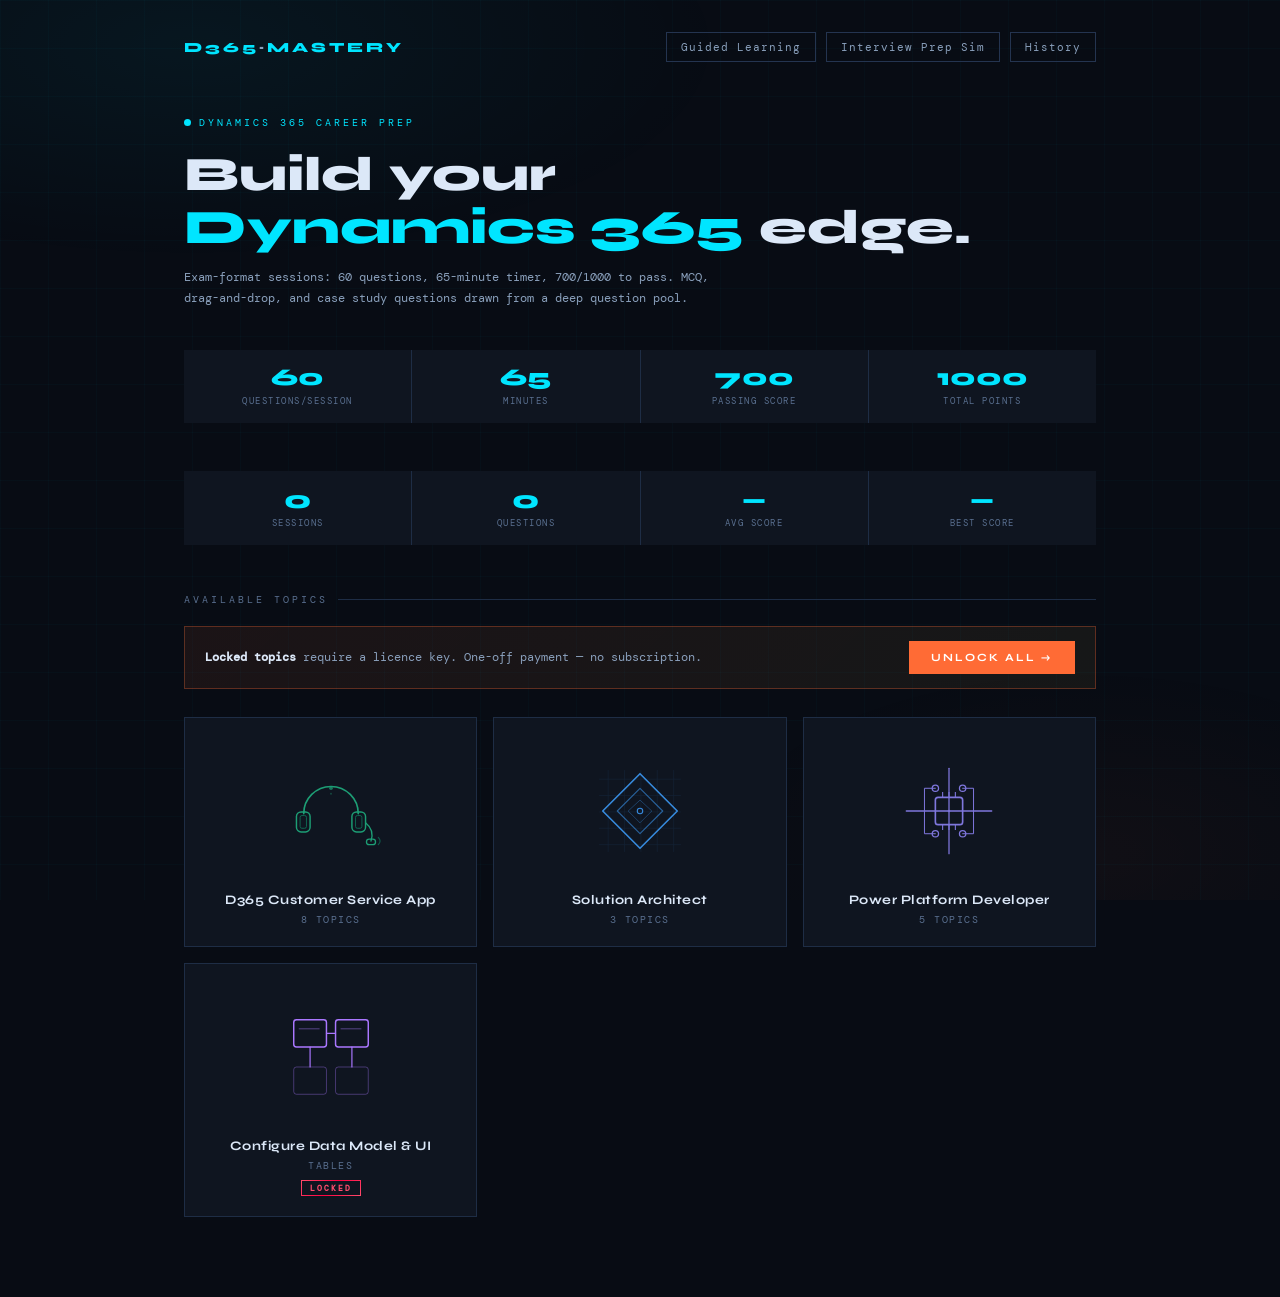
<file: index.html>
<!DOCTYPE html>
<html lang="en">
<head>
<meta charset="UTF-8">
<meta name="viewport" content="width=device-width, initial-scale=1.0, viewport-fit=cover">
<title>Build your Dynamics 365 Edge</title>
<link href="https://fonts.googleapis.com/css2?family=Syne:wght@400;600;700;800&family=DM+Mono:ital,wght@0,300;0,400;0,500;1,300&family=Share+Tech+Mono&display=swap" rel="stylesheet">
<link rel="stylesheet" href="css/styles.css">
</head>
<body>
<div class="app">

<!-- LOADING OVERLAY -->
<div class="loading-overlay" id="loadingOverlay" style="display:none">
  <div class="loading-spinner"></div>
  <div class="loading-text" id="loadingText">Loading questions…</div>
</div>

<!-- ========== HOME SCREEN ========== -->
<div class="screen active" id="homeScreen">
  <nav class="top-nav">
    <div class="nav-logo">D365<span>·</span>Mastery</div>
    <div class="nav-actions">
      <button class="nav-btn" onclick="window.showGuided()">Guided Learning</button>
      <button class="nav-btn" onclick="window.showInterviewSim()">Interview Prep Sim</button>
      <button class="nav-btn" onclick="window.showHistory()">History</button>
    </div>
  </nav>
  <div class="hero-eyebrow"><div class="hero-dot"></div>Dynamics 365 Career Prep</div>
  <h1 class="hero-title">Build your<br><em>Dynamics 365</em> edge.</h1>
  <p class="hero-sub">Exam-format sessions: 60 questions, 65-minute timer, 700/1000 to pass. MCQ, drag-and-drop, and case study questions drawn from a deep question pool.</p>
  <div class="exam-info-bar">
    <div class="eib-cell"><span class="eib-n">60</span><div class="eib-l">Questions/Session</div></div>
    <div class="eib-cell"><span class="eib-n">65</span><div class="eib-l">Minutes</div></div>
    <div class="eib-cell"><span class="eib-n">700</span><div class="eib-l">Passing Score</div></div>
    <div class="eib-cell"><span class="eib-n">1000</span><div class="eib-l">Total Points</div></div>
  </div>
  <div class="stats-bar">
    <div class="stat-cell"><span class="stat-n" id="gs-sessions">0</span><div class="stat-l">Sessions</div></div>
    <div class="stat-cell"><span class="stat-n" id="gs-questions">0</span><div class="stat-l">Questions</div></div>
    <div class="stat-cell"><span class="stat-n" id="gs-accuracy">—</span><div class="stat-l">Avg Score</div></div>
    <div class="stat-cell"><span class="stat-n" id="gs-best">—</span><div class="stat-l">Best Score</div></div>
  </div>
  <div class="section-label">Available Topics</div>
  <div id="unlockBanner"></div>
  <div class="topics-grid" id="topicsGrid"></div>
</div>

<!-- ========== SUB-TOPIC PICKER ========== -->
<div class="screen" id="subtopicScreen">
  <nav class="top-nav">
    <div class="nav-logo">D365<span>·</span>Mastery</div>
    <div class="nav-actions" id="subtopicNav">
      <button class="nav-btn" onclick="window.showHome()">← Home</button>
    </div>
  </nav>
  <div id="subtopicBreadcrumb" style="font-size:10px;letter-spacing:2px;text-transform:uppercase;color:var(--muted);margin-bottom:16px"></div>
  <div id="subtopicGroupTitle" style="font-family:'Syne',sans-serif;font-size:clamp(1.3rem,3vw,1.8rem);font-weight:800;margin-bottom:6px"></div>
  <div id="subtopicGroupDesc" style="color:var(--muted2);font-size:12px;line-height:1.8;max-width:560px;margin-bottom:28px"></div>
  <div class="section-label" style="margin-bottom:16px">Choose a topic</div>
  <div class="topics-grid" id="subtopicGrid"></div>
</div>

<!-- ========== RESUME MODAL ========== -->
<div class="resume-modal-bg" id="resumeModal" style="display:none">
  <div class="resume-modal">
    <div class="rm-eyebrow">⚡ Unfinished Session</div>
    <div class="rm-title">You have a session in progress</div>
    <div class="rm-body" id="resumeBody"></div>
    <div class="rm-actions">
      <button class="rm-resume" onclick="window.resumeSession()">Resume →</button>
      <button class="rm-discard" onclick="window.startFreshSession()">Discard & Start Fresh</button>
      <button class="rm-discard" onclick="window.dismissResumeModal()">Never mind</button>
    </div>
  </div>
</div>

<!-- ========== REPLAY SCREEN ========== -->
<div class="screen" id="replayScreen">
  <div style="max-width:960px;margin:0 auto;padding:0">
    <div class="quiz-topbar">
      <button class="quiz-back" onclick="window.showHistory()">← Back to History</button>
      <div class="quiz-center">
        <span class="q-counter" id="rpCounter">1 / 60</span>
        <div class="q-type-badge qtb-mcq" id="rpTypeBadge">MCQ</div>
      </div>
      <div style="font-family:'Syne',sans-serif;font-size:12px;font-weight:700;color:var(--muted2)">
        📖 Review Mode
      </div>
    </div>
    <div style="padding:28px 24px">
      <div class="replay-banner">📖 Read-only review — answers shown, no changes possible</div>
      <div class="replay-q-nav" id="rpNav"></div>
      <div id="rpQuestionBlock"></div>
      <div class="feedback-panel show" id="rpFeedback" style="margin-top:16px">
        <div class="fb-label" id="rpFbLabel"></div>
        <div class="fb-body" id="rpFbBody"></div>
        <div class="fb-pts" id="rpFbPts"></div>
        <a class="ms-ref-btn" id="rpMsRef" href="#" target="_blank" rel="noopener" style="display:none">
          <svg width="13" height="13" viewBox="0 0 24 24" fill="none" stroke="currentColor" stroke-width="2"><path d="M18 13v6a2 2 0 0 1-2 2H5a2 2 0 0 1-2-2V8a2 2 0 0 1 2-2h6"/><polyline points="15 3 21 3 21 9"/><line x1="10" y1="14" x2="21" y2="3"/></svg>
          <span id="rpMsRefLabel">Microsoft Docs</span>
        </a>
      </div>
      <div class="replay-nav-btns">
        <button class="rp-btn rp-btn-prev" id="rpPrev" onclick="window.rpNavigate(-1)">← Prev</button>
        <button class="rp-btn rp-btn-next" id="rpNext" onclick="window.rpNavigate(1)">Next →</button>
      </div>
    </div>
  </div>
</div>

<!-- ========== LICENCE MODAL ========== -->
<div class="licence-modal-bg" id="licenceModal" style="display:none" onclick="window.handleModalBgClick(event)">
  <div class="licence-modal">
    <button class="lm-close" onclick="window.closeLicenceModal()">✕</button>
    <div class="lm-eyebrow">🔐 Full Access</div>
    <div class="lm-title">Unlock All Topics</div>
    <div class="lm-desc">Enter your licence key to unlock all current and future topics permanently on this device. One-off payment — no subscription.</div>
    <div class="lm-input-wrap">
      <input class="lm-input" id="licenceInput" type="text" placeholder="PPMA-XXXX-XXXX-XXXX" maxlength="19" oninput="window.formatKeyInput(this)" onkeydown="if(event.key==='Enter')window.submitKey()">
    </div>
    <div class="lm-error" id="licenceError"></div>
    <button class="lm-submit" onclick="window.submitKey()">Activate Key →</button>
    <div class="lm-divider">don't have a key yet?</div>
    <a class="lm-gumroad" id="gumroadLink" href="https://ondiek-source.gumroad.com/l/pp-mastery" target="_blank" rel="noopener">
      <svg width="14" height="14" viewBox="0 0 24 24" fill="none" stroke="currentColor" stroke-width="2"><path d="M18 13v6a2 2 0 0 1-2 2H5a2 2 0 0 1-2-2V8a2 2 0 0 1 2-2h6"/><polyline points="15 3 21 3 21 9"/><line x1="10" y1="14" x2="21" y2="3"/></svg>
      Get Full Access — $2
    </a>
    <div class="lm-note">Key is saved to this browser. Works on any device you enter it on.<br>Questions answered stay private — stored locally, never uploaded.</div>
  </div>
</div>

<!-- ========== QUIZ SCREEN ========== -->
<div class="screen" id="quizScreen">
  <div class="quiz-layout" id="quizLayout">
    <div class="quiz-topbar">
      <button class="quiz-back" onclick="window.QuizEngine && window.QuizEngine.confirmExit()">← Exit</button>
      <div class="quiz-center">
        <span class="q-counter" id="qCounter">1 / 60</span>
        <div class="q-type-badge qtb-mcq" id="qTypeBadge">MCQ</div>
        <div class="live-score">Score: <span id="liveScore">0</span>/1000</div>
      </div>
      <div class="timer-wrap">
        <div class="timer-bar-track"><div class="timer-bar-fill" id="timerBarFill" style="width:100%;background:var(--timer-ok)"></div></div>
        <div class="timer-display ok" id="timerDisplay">65:00</div>
      </div>
    </div>
    <div class="quiz-main" id="quizMain">
      <div class="progress-track"><div class="progress-fill" id="progressFill" style="width:0%"></div></div>
      <div class="q-nav" id="qNav"></div>
      <div id="questionBlock"></div>
      <div class="feedback-panel" id="feedbackPanel">
        <div class="fb-label" id="fbLabel"></div>
        <div class="fb-body" id="fbBody"></div>
        <div class="fb-pts" id="fbPts"></div>
        <a class="ms-ref-btn" id="msRefBtn" href="#" target="_blank" rel="noopener" style="display:none">
          <svg width="13" height="13" viewBox="0 0 24 24" fill="none" stroke="currentColor" stroke-width="2"><path d="M18 13v6a2 2 0 0 1-2 2H5a2 2 0 0 1-2-2V8a2 2 0 0 1 2-2h6"/><polyline points="15 3 21 3 21 9"/><line x1="10" y1="14" x2="21" y2="3"/></svg>
          <span id="msRefLabel">Microsoft Docs</span>
        </a>
      </div>
      <div class="q-actions">
        <button class="btn-next" id="btnNext" onclick="window.QuizEngine && window.QuizEngine.advanceQuestion()">Next →</button>
        <button class="btn-skip" id="btnSkip" onclick="window.QuizEngine && window.QuizEngine.skipQuestion()">Skip</button>
        <button class="flag-btn" id="flagBtn" onclick="window.QuizEngine && window.QuizEngine.toggleFlag()" title="Flag for review">⚑</button>
        <button class="report-btn" id="reportBtn" onclick="window.openReportModal()" title="Report an issue with this question">⚐ Report</button>
      </div>
    </div>
    <div class="scenario-panel" id="scenarioPanel" style="display:none">
      <div class="scenario-header">
        <div class="scenario-header-title">📋 Scenario</div>
        <button class="scenario-toggle" onclick="window.QuizEngine && window.QuizEngine.toggleScenarioPanel()">✕</button>
      </div>
      <div class="scenario-body" id="scenarioBody"></div>
    </div>
  </div>
</div>

<!-- ========== RESULTS SCREEN ========== -->
<div class="screen" id="resultsScreen">
  <div style="max-width:860px;margin:0 auto;padding:32px 24px">
    <div style="display:flex;justify-content:space-between;align-items:center;margin-bottom:28px">
      <div style="font-size:10px;letter-spacing:2px;text-transform:uppercase;color:var(--muted)" id="resTopic"></div>
      <button class="nav-btn" onclick="window.showHome()">Home</button>
    </div>
    <div class="results-hero">
      <div class="score-circle" id="scoreCircle">
        <div class="sc-num" id="scNum">0</div>
        <div class="sc-denom">/1000</div>
        <div class="sc-grade" id="scGrade"></div>
      </div>
      <div class="results-meta">
        <div class="pass-badge" id="passBadge"></div>
        <h2 id="resHeading"></h2>
        <p id="resMsg"></p>
        <div style="font-size:11px;color:var(--muted);margin-top:10px" id="resTimeTaken"></div>
      </div>
    </div>
    <div class="breakdown-grid">
      <div class="bd-cell"><span class="bd-n" id="bdMcq" style="color:var(--accent)">0</span><div class="bd-l">MCQ Score</div></div>
      <div class="bd-cell"><span class="bd-n" id="bdDd" style="color:var(--warn)">0</span><div class="bd-l">Drag & Drop</div></div>
      <div class="bd-cell"><span class="bd-n" id="bdCs" style="color:var(--accent2)">0</span><div class="bd-l">Case Study</div></div>
    </div>
    <div class="ci-card">
      <div class="ci-title">Mastery Confidence Interval — 95% Wilson Score CI</div>
      <div class="ci-bar-outer">
        <div class="ci-bar-track"></div>
        <div class="ci-bar-range" id="ciRange" style="left:0%;width:100%"></div>
        <div class="ci-bar-point" id="ciPoint" style="left:50%"></div>
      </div>
      <div class="ci-tick-labels"><span>0%</span><span>25%</span><span>50%</span><span>75%</span><span>100%</span></div>
      <div class="ci-stats">
        <div class="ci-stat"><span class="ci-stat-n" id="ciLow" style="color:var(--wrong)">—</span><div class="ci-stat-l">Lower Bound</div></div>
        <div class="ci-stat"><span class="ci-stat-n" id="ciMid" style="color:var(--accent)">—</span><div class="ci-stat-l">Point Estimate</div></div>
        <div class="ci-stat"><span class="ci-stat-n" id="ciHigh" style="color:var(--correct)">—</span><div class="ci-stat-l">Upper Bound</div></div>
      </div>
      <div class="ci-interpret" id="ciInterpret"></div>
    </div>
    <div class="section-label" style="margin-bottom:14px">Performance Summary</div>
    <div class="perf-grid" id="perfGrid"></div>
    <button class="review-toggle" onclick="window.toggleReview(this)">▶ Show Question Review</button>
    <div class="review-list" id="reviewList"></div>
    <div class="results-actions">
      <button class="btn-primary" onclick="window.QuizEngine && window.QuizEngine.playAgain()">New Session →</button>
      <button class="btn-ghost" onclick="window.showHome()">← All Topics</button>
    </div>
  </div>
</div>

<!-- ========== HISTORY SCREEN ========== -->
<div class="screen" id="historyScreen">
  <div style="max-width:860px;margin:0 auto;padding:32px 24px">
    <nav class="top-nav">
      <div class="nav-logo">D365<span>·</span>Mastery</div>
      <div class="nav-actions">
        <button class="nav-btn active-nav">History</button>
        <button class="nav-btn" onclick="window.showHome()">Topics</button>
      </div>
    </nav>
    <div class="section-label" style="margin-bottom:20px">Session History</div>
    <div id="historyContent"></div>
  </div>
</div>

<!-- ========== GUIDED LEARNING SCREEN ========== -->
<div class="screen" id="guidedScreen">
  <div style="max-width:960px;margin:0 auto">
    <nav class="top-nav">
      <div class="nav-logo">D365<span>·</span>Mastery</div>
      <div class="nav-actions">
        <button class="nav-btn active-nav">Guided Learning</button>
        <button class="nav-btn" onclick="window.showHistory()">History</button>
        <button class="nav-btn" onclick="window.showHome()">Topics</button>
      </div>
    </nav>
    <div id="glTopicPicker">
      <div class="hero-eyebrow" style="margin-bottom:16px"><div class="hero-dot"></div>Learn Mode</div>
      <h2 style="font-family:'Syne',sans-serif;font-size:clamp(1.4rem,3vw,2rem);font-weight:800;margin-bottom:8px">Guided Learning</h2>
      <p style="color:var(--muted2);font-size:12px;line-height:1.8;max-width:560px;margin-bottom:32px">Read concepts, study key facts, and test yourself with inline questions — no timer, no pressure. Like W3Schools but for Dynamics 365.</p>
      <div class="section-label" style="margin-bottom:16px">Choose a topic to study</div>
      <div class="topics-grid" id="glTopicsGrid"></div>
    </div>
    <div id="glReader" style="display:none">
      <div class="gl-reader-layout">
        <div class="gl-sidebar" id="glSidebar">
          <div class="gl-sidebar-topic" id="glSidebarTopic"></div>
          <div class="gl-sidebar-nav" id="glSidebarNav"></div>
          <button class="gl-back-btn" onclick="window.glBackToTopics()">← All Topics</button>
        </div>
        <div class="gl-content" id="glContent"></div>
      </div>
    </div>
  </div>
</div>

<!-- ========== INTERVIEW PREP SIM SCREEN ========== -->
<div class="screen" id="interviewSimScreen">
  <div style="max-width:960px;margin:0 auto">
    <nav class="top-nav">
      <div class="nav-logo">D365<span>·</span>Mastery</div>
      <div class="nav-actions">
        <button class="nav-btn active-nav">Interview Prep Sim</button>
        <button class="nav-btn" onclick="window.showGuided()">Guided Learning</button>
        <button class="nav-btn" onclick="window.showHome()">Topics</button>
      </div>
    </nav>
    <div class="hero-eyebrow" style="margin-bottom:16px"><div class="hero-dot"></div>Interview Practice</div>
    <h2 style="font-family:'Syne',sans-serif;font-size:clamp(1.4rem,3vw,2rem);font-weight:800;margin-bottom:8px">Interview Prep Simulator</h2>
    <p style="color:var(--muted2);font-size:12px;line-height:1.8;max-width:620px;margin-bottom:32px">Run technical interview drills using structured packs. Work through MCQs, open technical questions, case studies, and deep-dive prompts with model answers, probes, and scoring guidance.</p>
    <div class="section-label" style="margin-bottom:16px">Available Interview Packs</div>
    <div class="topics-grid" id="interviewSimGrid"></div>
  </div>
</div>

<!-- ========== INTERVIEW PACK SCREEN ========== -->
<div class="screen" id="interviewPackScreen">
  <div style="max-width:1080px;margin:0 auto">
    <nav class="top-nav">
      <div class="nav-logo">D365<span>·</span>Mastery</div>
      <div class="nav-actions">
        <button class="nav-btn" onclick="window.showInterviewSim()">← Interview Packs</button>
        <button class="nav-btn" onclick="window.showHome()">Topics</button>
      </div>
    </nav>
    <div class="hero-eyebrow" style="margin-bottom:16px"><div class="hero-dot"></div>Interview Practice</div>
    <h2 id="isPackTitle" style="font-family:'Syne',sans-serif;font-size:clamp(1.4rem,3vw,2rem);font-weight:800;margin-bottom:8px"></h2>
    <p id="isPackMeta" style="color:var(--muted2);font-size:12px;line-height:1.8;max-width:720px;margin-bottom:18px"></p>
    <div id="isPackNotes" style="display:flex;flex-wrap:wrap;gap:8px;margin-bottom:18px"></div>
    <div id="isScoringBox" class="ci-card" style="margin-bottom:18px;padding:18px 20px"></div>
    <div id="isSectionTabs" style="display:flex;gap:10px;flex-wrap:wrap;margin-bottom:18px"></div>
    <div style="display:flex;gap:20px;align-items:flex-start">
      <div style="flex:1;min-width:0">
        <div class="q-block" id="isQuestionBlock"></div>
        <div style="display:flex;gap:10px;justify-content:space-between;align-items:center;margin-top:14px;flex-wrap:wrap">
          <div style="display:flex;gap:10px;flex-wrap:wrap">
            <button class="btn-skip" id="isPrevBtn" onclick="window.isNavigate(-1)">← Previous</button>
            <button class="btn-next" id="isNextBtn" onclick="window.isNavigate(1)">Next →</button>
          </div>
          <div style="display:flex;gap:10px;flex-wrap:wrap">
            <button class="btn-primary" id="isRevealBtn" onclick="window.toggleInterviewReveal()">Reveal Guidance</button>
          </div>
        </div>
      </div>
      <div style="width:min(320px,100%);position:sticky;top:16px">
        <div class="ci-card" style="padding:18px 20px">
          <div class="ci-title" style="margin-bottom:12px">Pack Overview</div>
          <div id="isSectionInfo" style="font-size:12px;color:var(--muted2);line-height:1.8"></div>
        </div>
      </div>
    </div>
  </div>
</div>

<!-- ========== VOICE INTERVIEW NAME MODAL ========== -->
<div class="vi-name-bg" id="viNameModal" style="display:none">
  <div class="vi-name-modal">
    <div class="vi-name-eyebrow">🎙 Interview Prep Simulator</div>
    <div class="vi-name-title" id="viNamePackTitle">Technical Interview</div>
    <div class="vi-name-sub">Enter your name so the interviewer can address you naturally. The session will be recorded and scored using the pack's rubric.</div>
    <input class="vi-name-input" id="viNameInput" type="text" placeholder="Your first name…" maxlength="40" oninput="window.viNameInputChanged && window.viNameInputChanged()" onkeydown="if(event.key==='Enter')window.viStartInterview && window.viStartInterview()">
    <button class="vi-name-btn" id="viNameBtn" onclick="window.viStartInterview && window.viStartInterview()" disabled>Begin Interview →</button>
  </div>
</div>

<!-- ========== VOICE INTERVIEW SCREEN ========== -->
<div class="screen" id="voiceInterviewScreen">
  <div class="vi-layout">
    <div class="vi-stage">
      <div class="vi-mood" id="viMood">🎙️</div>
      <div class="vi-status" id="viStatusLabel">Ready</div>
      <div class="vi-waveform" id="viWaveform"></div>
      <div class="vi-question-display">
        <div class="vi-q-label" id="viQLabel">Question 0 of 0</div>
        <div class="vi-q-text" id="viQText">Preparing your interview…</div>
      </div>
      <div class="vi-controls">
        <button class="vi-end-btn" onclick="window.viConfirmEnd && window.viConfirmEnd()">End Interview</button>
        <button class="vi-mic-btn" id="viMicBtn" onclick="window.viToggleMic && window.viToggleMic()" disabled title="Hold to answer">🎤</button>
        <button class="vi-end-btn" onclick="window.viSkipQuestion && window.viSkipQuestion()" id="viSkipBtn" style="opacity:0;pointer-events:none">Skip →</button>
      </div>
    </div>
    <div class="vi-panel">
      <div class="vi-panel-header">
        <div class="vi-panel-title">Live Transcript</div>
        <div class="vi-panel-meta" id="viPanelMeta">Waiting to begin…</div>
      </div>
      <div class="vi-progress-wrap">
        <div class="vi-progress-track"><div class="vi-progress-fill" id="viProgressFill" style="width:0%"></div></div>
        <div class="vi-progress-label"><span id="viProgressLabel">0 of 0 questions</span><span id="viTimerLabel">0:00</span></div>
      </div>
      <div class="vi-transcript" id="viTranscript"></div>
      <div class="vi-panel-footer">
        <button class="vi-dl-btn" onclick="window.viDownloadTranscript && window.viDownloadTranscript()">⬇ Download Transcript</button>
      </div>
    </div>
  </div>
</div>

<!-- ========== VOICE INTERVIEW RESULTS SCREEN ========== -->
<div class="screen" id="viResultsScreen">
  <div class="vi-results-wrap">
    <nav class="top-nav">
      <div class="nav-logo">D365<span>·</span>Mastery</div>
      <div class="nav-actions">
        <button class="nav-btn" onclick="window.showInterviewSim()">← Interview Packs</button>
        <button class="nav-btn" onclick="window.showHome()">Home</button>
      </div>
    </nav>
    <div class="hero-eyebrow" style="margin-bottom:20px"><div class="hero-dot"></div>Interview Complete</div>
    <div class="vi-score-hero">
      <div class="vi-score-ring">
        <div class="vi-score-num" id="viResScore">—</div>
        <div class="vi-score-denom" id="viResDenom">/5 avg</div>
        <div class="vi-score-band" id="viResBand"></div>
      </div>
      <div>
        <div style="font-family:'Syne',sans-serif;font-size:1.6rem;font-weight:800;margin-bottom:8px" id="viResHeading"></div>
        <div style="font-size:12px;color:var(--muted2);line-height:1.8;margin-bottom:16px" id="viResMsg"></div>
        <div style="display:flex;gap:10px;flex-wrap:wrap">
          <button class="btn-primary" onclick="window.viDownloadTranscript && window.viDownloadTranscript()">⬇ Download Transcript</button>
          <button class="btn-ghost" onclick="window.showInterviewSim()">← Back to Packs</button>
        </div>
      </div>
    </div>
    <div class="section-label" style="margin-bottom:16px">Question Breakdown</div>
    <div id="viResBreakdown"></div>
  </div>
</div>

<!-- ========== REPORT MODAL ========== -->
<div class="rpt-modal-bg" id="reportModal" style="display:none" onclick="window.handleReportBgClick(event)">
  <div class="rpt-modal">
    <button class="rpt-close" onclick="window.closeReportModal()">✕</button>
    <div class="rpt-eyebrow">⚐ Question Feedback</div>
    <div class="rpt-title">Report an Issue</div>
    <div class="rpt-subtitle">Help improve the question bank. All reports are reviewed by the admin before any changes are made.</div>
    <label class="rpt-label">Nature of issue <span style="color:var(--wrong)">*</span></label>
    <select class="rpt-select" id="rptType" onchange="window.validateReport && window.validateReport()">
      <option value="">— Select issue type —</option>
      <option value="wrong-answer">Wrong answer — correct answer is marked incorrectly</option>
      <option value="outdated-info">Outdated information — platform has changed</option>
      <option value="misleading-question">Misleading question — ambiguous or poorly worded</option>
      <option value="wrong-explanation">Wrong explanation — explanation is inaccurate</option>
      <option value="broken-formatting">Broken formatting — display or layout issue</option>
      <option value="remove-question">Remove question — out of scope or duplicate</option>
      <option value="other">Other</option>
    </select>
    <label class="rpt-label">Details <span style="color:var(--wrong)">*</span></label>
    <textarea class="rpt-textarea" id="rptComment" maxlength="200" placeholder="Describe the issue clearly (max 200 characters)..." oninput="window.updateCharCount && window.updateCharCount()"></textarea>
    <span class="rpt-charcount" id="rptCharCount">0 / 200</span>
    <button class="rpt-submit" id="rptSubmit" onclick="window.submitReport && window.submitReport()" disabled>Submit Report →</button>
    <div class="rpt-status" id="rptStatus"></div>
  </div>
</div>

</div><!-- /app -->

<!-- ========== MODULE SCRIPTS (LOAD IN ORDER) ========== -->
<script src="js/config.js"></script>
<script src="js/data.js"></script>
<script src="js/timer.js"></script>
<script src="js/engine.js"></script>
<script src="js/ui.js"></script>
<script src="js/tiles.js"></script>
<script src="js/interview.js"></script>
<script src="js/app.js"></script>

</body>
</html>
</file>
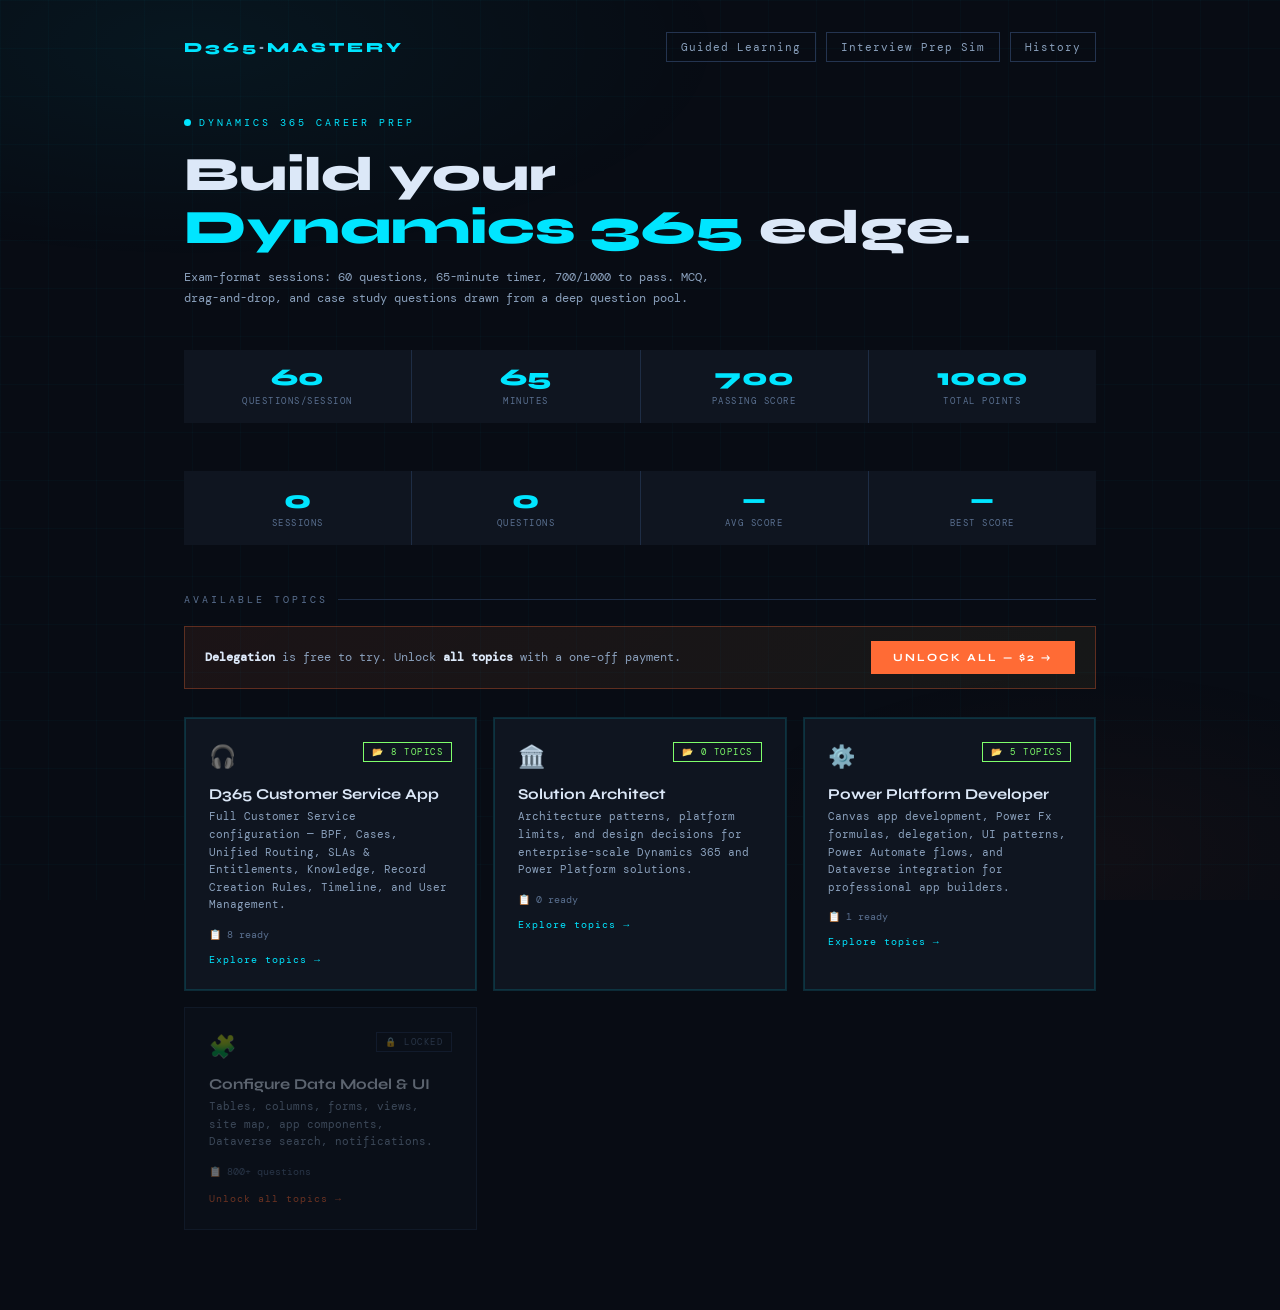
<file: indexBKCUP.html>
<!DOCTYPE html>
<html lang="en">
<head>
<meta charset="UTF-8">
<meta name="viewport" content="width=device-width, initial-scale=1.0">
<title>Build your Dynamics 365 Edge</title>
<link href="https://fonts.googleapis.com/css2?family=Syne:wght@400;600;700;800&family=DM+Mono:ital,wght@0,300;0,400;0,500;1,300&family=Share+Tech+Mono&display=swap" rel="stylesheet">
<style>
:root{
  --bg:#080c14;--surface:#0f1520;--surface2:#161f30;--surface3:#1c2840;
  --border:#1e2d45;--border2:#243450;
  --accent:#00e5ff;--accent-dim:rgba(0,229,255,0.1);
  --accent2:#ff6b35;--accent3:#7fff6b;--warn:#ffd166;
  --text:#dce8f8;--muted:#5a7090;--muted2:#8aa0bc;
  --correct:#7fff6b;--wrong:#ff4d6d;
  --correct-dim:rgba(127,255,107,0.09);--wrong-dim:rgba(255,77,109,0.09);
  --timer-ok:#7fff6b;--timer-warn:#ffd166;--timer-danger:#ff4d6d;
}
*{margin:0;padding:0;box-sizing:border-box}
body{font-family:'DM Mono',monospace;background:var(--bg);color:var(--text);min-height:100vh;overflow-x:hidden}
body::before{content:'';position:fixed;inset:0;background:radial-gradient(ellipse 70% 40% at 15% 5%,rgba(0,229,255,0.05) 0%,transparent 60%),radial-gradient(ellipse 50% 35% at 85% 95%,rgba(255,107,53,0.04) 0%,transparent 60%);pointer-events:none;z-index:0}
body::after{content:'';position:fixed;inset:0;background-image:linear-gradient(rgba(0,229,255,0.022) 1px,transparent 1px),linear-gradient(90deg,rgba(0,229,255,0.022) 1px,transparent 1px);background-size:48px 48px;pointer-events:none;z-index:0}
.app{position:relative;z-index:1;min-height:100vh}
.screen{display:none;min-height:100vh;padding:32px 24px;max-width:960px;margin:0 auto}
.screen.active{display:block;animation:fadeUp .35s ease}
@keyframes fadeUp{from{opacity:0;transform:translateY(14px)}to{opacity:1;transform:translateY(0)}}

/* ── NAV ── */
.top-nav{display:flex;justify-content:space-between;align-items:center;margin-bottom:48px}
.nav-logo{font-family:'Syne',sans-serif;font-weight:800;font-size:14px;letter-spacing:3px;text-transform:uppercase;color:var(--accent)}
.nav-logo span{color:var(--muted2)}
.nav-actions{display:flex;gap:10px}
.nav-btn{font-family:'DM Mono',monospace;font-size:11px;letter-spacing:1px;background:transparent;color:var(--muted2);border:1px solid var(--border2);padding:7px 14px;cursor:pointer;transition:all .2s}
.nav-btn:hover{color:var(--text);border-color:var(--muted2)}
.nav-btn.active-nav{color:var(--accent);border-color:var(--accent)}

/* ── HOME ── */
.hero-eyebrow{display:inline-flex;align-items:center;gap:8px;font-size:10px;letter-spacing:3px;text-transform:uppercase;color:var(--accent);margin-bottom:20px}
.hero-dot{width:7px;height:7px;border-radius:50%;background:var(--accent);animation:pulse 2s infinite}
@keyframes pulse{0%,100%{opacity:1;transform:scale(1)}50%{opacity:.4;transform:scale(1.6)}}
.hero-title{font-family:'Syne',sans-serif;font-size:clamp(2rem,5vw,3rem);font-weight:800;line-height:1.1;margin-bottom:12px}
.hero-title em{font-style:normal;color:var(--accent)}
.hero-sub{color:var(--muted2);font-size:12px;line-height:1.8;max-width:560px;margin-bottom:40px}
.exam-info-bar{display:grid;grid-template-columns:repeat(4,1fr);gap:1px;background:var(--border);margin-bottom:48px}
.eib-cell{background:var(--surface);padding:16px 18px;text-align:center}
.eib-n{font-family:'Syne',sans-serif;font-size:1.5rem;font-weight:800;color:var(--accent);display:block;line-height:1}
.eib-l{font-size:9px;color:var(--muted);letter-spacing:1.5px;text-transform:uppercase;margin-top:5px}
.stats-bar{display:flex;gap:1px;margin-bottom:48px;background:var(--border)}
.stat-cell{flex:1;background:var(--surface);padding:16px 18px;text-align:center}
.stat-n{font-family:'Syne',sans-serif;font-size:1.6rem;font-weight:800;color:var(--accent);display:block;line-height:1}
.stat-l{font-size:9px;color:var(--muted);letter-spacing:1.5px;text-transform:uppercase;margin-top:5px}
.section-label{font-size:10px;letter-spacing:3px;text-transform:uppercase;color:var(--muted);margin-bottom:20px;display:flex;align-items:center;gap:10px}
.section-label::after{content:'';flex:1;height:1px;background:var(--border)}
.topics-grid{display:grid;grid-template-columns:repeat(auto-fill,minmax(270px,1fr));gap:16px;margin-bottom:48px}
.topic-card{background:var(--surface);border:1px solid var(--border);padding:24px;cursor:pointer;transition:all .2s;position:relative;overflow:hidden}
.topic-card::before{content:'';position:absolute;inset:0;background:linear-gradient(135deg,var(--accent-dim),transparent);opacity:0;transition:opacity .3s}
.topic-card:hover{border-color:var(--accent);transform:translateY(-3px);box-shadow:0 12px 32px rgba(0,229,255,0.1)}
.topic-card:hover::before{opacity:1}
.topic-card.locked{opacity:.4;cursor:not-allowed}
.topic-card.locked:hover{transform:none;border-color:var(--border);box-shadow:none}
.topic-card.locked::before{display:none}
.skull-btn{position:absolute;bottom:14px;right:14px;background:none;border:1px solid transparent;color:var(--muted);font-size:14px;cursor:pointer;padding:4px 6px;line-height:1;transition:all .2s;opacity:0;z-index:10}
.topic-card:hover .skull-btn{opacity:1}
.skull-btn:hover{color:var(--wrong);border-color:rgba(255,77,109,0.4);background:rgba(255,77,109,0.08);transform:scale(1.15)}
.card-header{display:flex;justify-content:space-between;align-items:flex-start;margin-bottom:14px}
.card-icon{font-size:22px}
.card-status{font-size:9px;letter-spacing:1.5px;text-transform:uppercase;padding:3px 8px;border:1px solid}
.status-ready{color:var(--accent3);border-color:var(--accent3)}
.status-locked{color:var(--muted);border-color:var(--border2)}
.card-title{font-family:'Syne',sans-serif;font-weight:700;font-size:15px;margin-bottom:5px}
.card-desc{font-size:11px;color:var(--muted2);line-height:1.6;margin-bottom:14px}
.card-meta{display:flex;gap:12px;font-size:10px;color:var(--muted);flex-wrap:wrap}
.card-progress{margin-top:14px;height:2px;background:var(--border)}
.card-progress-fill{height:100%;background:linear-gradient(90deg,var(--accent),var(--accent3));transition:width .5s}
.mastery-badge{display:inline-flex;align-items:center;gap:5px;font-size:10px;margin-top:10px;padding:3px 8px;background:var(--surface2);border:1px solid var(--border2)}
.mb-dot{width:5px;height:5px;border-radius:50%}

/* ── QUIZ LAYOUT ── */
.quiz-layout{display:grid;grid-template-columns:1fr;gap:0;min-height:100vh}
.quiz-layout.has-scenario{grid-template-columns:1fr 340px}

/* ── QUIZ TOPBAR ── */
.quiz-topbar{display:flex;justify-content:space-between;align-items:center;margin-bottom:0;padding:16px 24px;background:var(--surface);border-bottom:1px solid var(--border);position:sticky;top:0;z-index:100;grid-column:1/-1}
.quiz-back{font-size:11px;color:var(--muted);cursor:pointer;background:none;border:none;font-family:'DM Mono',monospace;transition:color .2s}
.quiz-back:hover{color:var(--accent)}
.quiz-center{display:flex;align-items:center;gap:20px}
.q-counter{font-size:11px;color:var(--muted2);letter-spacing:.5px}
.q-type-badge{font-size:9px;letter-spacing:2px;text-transform:uppercase;padding:3px 8px;border:1px solid}
.qtb-mcq{color:var(--accent);border-color:var(--accent)}
.qtb-dragdrop{color:var(--warn);border-color:var(--warn)}
.qtb-casestudy{color:var(--accent2);border-color:var(--accent2)}

/* ── TIMER ── */
.timer-wrap{display:flex;align-items:center;gap:8px}
.timer-display{font-family:'Share Tech Mono',monospace;font-size:20px;min-width:64px;text-align:right;letter-spacing:2px;transition:color .3s}
.timer-display.ok{color:var(--timer-ok)}
.timer-display.warn{color:var(--timer-warn)}
.timer-display.danger{color:var(--timer-danger);animation:timerPulse .8s infinite}
@keyframes timerPulse{0%,100%{opacity:1}50%{opacity:.5}}
.timer-bar-track{width:80px;height:4px;background:var(--border);border-radius:2px;overflow:hidden}
.timer-bar-fill{height:100%;border-radius:2px;transition:width 1s linear,background .3s}

/* ── SCORE LIVE ── */
.live-score{font-family:'Syne',sans-serif;font-size:12px;font-weight:700;color:var(--muted2)}
.live-score span{color:var(--accent)}

/* ── MAIN QUIZ AREA ── */
.quiz-main{padding:28px 24px;overflow-y:auto}
.progress-track{height:3px;background:var(--border);margin-bottom:28px;position:relative;overflow:hidden}
.progress-fill{height:100%;background:linear-gradient(90deg,var(--accent),var(--accent2));transition:width .5s}
.progress-fill::after{content:'';position:absolute;right:0;top:0;width:24px;height:100%;background:#fff;opacity:.4;filter:blur(4px)}

/* ── QUESTION NAV DOTS ── */
.q-nav{display:flex;flex-wrap:wrap;gap:6px;margin-bottom:24px}
.q-dot{width:22px;height:22px;border-radius:2px;border:1px solid var(--border2);background:var(--surface2);cursor:pointer;transition:all .15s;font-size:8px;font-family:'Syne',sans-serif;font-weight:700;display:flex;align-items:center;justify-content:center;color:var(--muted)}
.q-dot:hover{border-color:var(--accent);color:var(--accent)}
.q-dot.current{border-color:var(--accent);background:var(--accent);color:#000}
.q-dot.answered-correct{background:rgba(127,255,107,0.2);border-color:var(--correct);color:var(--correct)}
.q-dot.answered-wrong{background:rgba(255,77,109,0.2);border-color:var(--wrong);color:var(--wrong)}
.q-dot.answered-partial{background:rgba(255,209,102,0.2);border-color:var(--warn);color:var(--warn)}
.q-dot.skipped{border-color:var(--muted);border-style:dashed}

/* ── SCENARIO PANEL ── */
.scenario-panel{background:var(--surface);border-left:1px solid var(--border);display:flex;flex-direction:column;position:sticky;top:57px;height:calc(100vh - 57px);overflow:hidden}
.scenario-header{padding:16px 20px;border-bottom:1px solid var(--border);display:flex;justify-content:space-between;align-items:center;flex-shrink:0}
.scenario-header-title{font-family:'Syne',sans-serif;font-size:11px;font-weight:700;letter-spacing:2px;text-transform:uppercase;color:var(--accent2)}
.scenario-toggle{font-size:11px;color:var(--muted);cursor:pointer;background:none;border:none;font-family:'DM Mono',monospace;transition:color .2s}
.scenario-toggle:hover{color:var(--accent)}
.scenario-body{padding:20px;overflow-y:auto;flex:1;font-size:12px;line-height:1.75;color:var(--muted2)}
.scenario-body strong{color:var(--text)}
.scenario-body .scenario-label{font-size:9px;letter-spacing:2px;text-transform:uppercase;color:var(--accent2);margin-bottom:10px;display:block}
.scenario-body .scenario-q-list{margin-top:16px;padding-top:16px;border-top:1px solid var(--border)}
.scenario-body .sq-item{display:flex;gap:8px;font-size:11px;padding:6px 0;color:var(--muted);cursor:pointer;transition:color .2s}
.scenario-body .sq-item:hover{color:var(--text)}
.scenario-body .sq-item.sq-current{color:var(--accent)}
.scenario-body .sq-item.sq-done-pass{color:var(--correct)}
.scenario-body .sq-item.sq-done-fail{color:var(--wrong)}

/* ── MCQ ── */
.q-block{animation:fadeUp .25s ease}
.q-meta-row{display:flex;align-items:center;gap:10px;margin-bottom:14px;flex-wrap:wrap}
.cat-tag{font-size:9px;letter-spacing:2px;text-transform:uppercase;padding:3px 10px;border:1px solid}
.cat-delegable{color:var(--accent3);border-color:var(--accent3)}
.cat-nondelegable{color:var(--wrong);border-color:var(--wrong)}
.cat-partial{color:var(--warn);border-color:var(--warn)}
.cat-general{color:var(--accent);border-color:var(--accent)}
.q-tag-chip{font-size:9px;color:var(--muted);padding:3px 8px;background:var(--surface2);border:1px solid var(--border)}
.pts-chip{font-size:9px;color:var(--warn);padding:3px 8px;background:rgba(255,209,102,0.08);border:1px solid rgba(255,209,102,0.3);margin-left:auto}
.question-text{font-family:'Syne',sans-serif;font-size:clamp(.95rem,2.5vw,1.15rem);font-weight:700;line-height:1.55;margin-bottom:24px}
.options-grid{display:grid;gap:9px;margin-bottom:20px}
.opt-btn{background:var(--surface);border:1px solid var(--border);color:var(--text);padding:13px 17px;text-align:left;cursor:pointer;font-family:'DM Mono',monospace;font-size:12px;line-height:1.5;transition:all .15s;display:flex;align-items:flex-start;gap:12px;width:100%}
.opt-btn:hover:not(:disabled){border-color:var(--accent);background:var(--surface2);transform:translateX(4px)}
.opt-btn:disabled{cursor:default}
.opt-letter{font-family:'Syne',sans-serif;font-weight:800;font-size:10px;color:var(--muted);min-width:18px;padding-top:2px;flex-shrink:0}
.opt-btn.selected{border-color:var(--accent);background:var(--accent-dim)}
.opt-btn.selected .opt-letter{color:var(--accent)}
.opt-btn.correct{border-color:var(--correct);background:var(--correct-dim)}
.opt-btn.correct .opt-letter{color:var(--correct)}
.opt-btn.wrong{border-color:var(--wrong);background:var(--wrong-dim)}
.opt-btn.wrong .opt-letter{color:var(--wrong)}
.opt-btn.incorrect-reveal{border-color:var(--border2);opacity:.7}
.opt-wrong-note{display:none;font-size:10px;color:var(--wrong);margin-top:5px;line-height:1.5}
.opt-btn.incorrect-reveal .opt-wrong-note{display:block}

/* ── FEEDBACK ── */
.feedback-panel{border-left:3px solid;padding:14px 18px;background:var(--surface);margin-bottom:16px;display:none;animation:fadeUp .25s ease}
.feedback-panel.show{display:block}
.feedback-panel.fp-correct{border-color:var(--correct)}
.feedback-panel.fp-wrong{border-color:var(--wrong)}
.feedback-panel.fp-partial{border-color:var(--warn)}
.fb-label{font-family:'Syne',sans-serif;font-weight:800;font-size:10px;letter-spacing:2.5px;text-transform:uppercase;margin-bottom:7px}
.fb-label.c{color:var(--correct)}
.fb-label.w{color:var(--wrong)}
.fb-label.p{color:var(--warn)}
.fb-body{font-size:11px;color:var(--muted2);line-height:1.75}
.fb-body strong{color:var(--text)}
.fb-pts{font-family:'Syne',sans-serif;font-size:11px;font-weight:700;margin-top:8px}
.ms-ref-btn{display:inline-flex;align-items:center;gap:7px;margin-top:12px;font-family:'DM Mono',monospace;font-size:10px;color:var(--accent);border:1px solid rgba(0,229,255,0.3);background:rgba(0,229,255,0.05);padding:7px 13px;text-decoration:none;transition:all .2s}
.ms-ref-btn:hover{background:rgba(0,229,255,0.12);border-color:var(--accent)}

/* ── DRAG & DROP ── */
.dd-instruction{font-family:'Syne',sans-serif;font-size:clamp(.9rem,2vw,1.1rem);font-weight:700;line-height:1.55;margin-bottom:20px}
.dd-layout{display:grid;grid-template-columns:1fr 1fr;gap:20px;margin-bottom:20px}
.dd-items-pool{background:var(--surface2);border:1px solid var(--border);padding:16px}
.dd-pool-label{font-size:9px;letter-spacing:2px;text-transform:uppercase;color:var(--muted);margin-bottom:12px}
.dd-item{background:var(--surface);border:1px solid var(--border2);padding:10px 14px;margin-bottom:8px;cursor:grab;font-size:12px;transition:all .2s;user-select:none;display:flex;align-items:center;gap:8px}
.dd-item:hover{border-color:var(--accent);transform:translateX(3px)}
.dd-item.dragging{opacity:.4;border-color:var(--accent);cursor:grabbing}
.dd-item.placed{opacity:.4;cursor:default;background:var(--surface2)}
.dd-item.placed:hover{transform:none;border-color:var(--border2)}
.dd-drag-handle{color:var(--muted);font-size:10px}
.dd-zones{display:grid;gap:12px}
.dd-zone{background:var(--surface2);border:2px dashed var(--border2);padding:14px;min-height:80px;transition:all .2s}
.dd-zone.drag-over{border-color:var(--accent);background:var(--accent-dim)}
.dd-zone-label{font-size:9px;letter-spacing:2px;text-transform:uppercase;color:var(--muted2);margin-bottom:10px;display:flex;align-items:center;gap:6px}
.dd-zone-label::before{content:'';width:6px;height:6px;border-radius:50%;background:var(--muted2)}
.dd-placed-item{background:var(--surface);border:1px solid var(--border2);padding:8px 12px;margin-bottom:6px;font-size:11px;display:flex;justify-content:space-between;align-items:center;cursor:pointer;transition:all .2s}
.dd-placed-item:hover{border-color:var(--wrong);color:var(--wrong)}
.dd-placed-item .remove-x{color:var(--muted);font-size:12px;transition:color .2s}
.dd-placed-item:hover .remove-x{color:var(--wrong)}
.dd-zone.zone-correct{border-color:var(--correct);background:var(--correct-dim);border-style:solid}
.dd-zone.zone-wrong{border-color:var(--wrong);background:var(--wrong-dim);border-style:solid}
.dd-zone.zone-partial{border-color:var(--warn);background:rgba(255,209,102,0.06);border-style:solid}
.dd-check-btn{font-family:'Syne',sans-serif;font-weight:700;font-size:11px;letter-spacing:2px;text-transform:uppercase;background:var(--accent);color:#000;border:none;padding:12px 28px;cursor:pointer;transition:all .2s;margin-bottom:16px}
.dd-check-btn:hover{transform:translateY(-2px);box-shadow:0 6px 20px rgba(0,229,255,0.3)}
.dd-check-btn:disabled{opacity:.4;cursor:default;transform:none;box-shadow:none}

/* ── CASE STUDY ── */
.cs-sub-header{display:flex;align-items:center;gap:12px;margin-bottom:16px}
.cs-sub-label{font-size:9px;letter-spacing:2px;text-transform:uppercase;color:var(--accent2)}
.cs-sub-progress{font-size:10px;color:var(--muted)}

/* ── QUESTION ACTIONS ── */
.q-actions{display:flex;gap:10px;align-items:center;margin-top:4px;flex-wrap:wrap}
.btn-next{font-family:'Syne',sans-serif;font-weight:700;font-size:11px;letter-spacing:2px;text-transform:uppercase;background:transparent;color:var(--accent);border:1px solid var(--accent);padding:11px 26px;cursor:pointer;transition:all .2s;display:none}
.btn-next.show{display:inline-block}
.btn-next:hover{background:var(--accent);color:#000}
.btn-skip{font-family:'Syne',sans-serif;font-weight:700;font-size:11px;letter-spacing:2px;text-transform:uppercase;background:transparent;color:var(--muted);border:1px solid var(--border2);padding:11px 20px;cursor:pointer;transition:all .2s}
.btn-skip:hover{color:var(--text);border-color:var(--muted)}
.btn-skip.hide{display:none}
.flag-btn{font-family:'DM Mono',monospace;font-size:11px;color:var(--muted);background:none;border:1px solid var(--border2);padding:11px 14px;cursor:pointer;transition:all .2s}
.flag-btn:hover{color:var(--warn);border-color:var(--warn)}
.flag-btn.flagged{color:var(--warn);border-color:var(--warn);background:rgba(255,209,102,0.08)}
.report-btn{font-family:'DM Mono',monospace;font-size:11px;color:var(--muted);background:none;border:1px solid var(--border2);padding:11px 14px;cursor:pointer;transition:all .2s}
.report-btn:hover{color:var(--wrong);border-color:var(--wrong)}
.report-btn.reported{color:var(--wrong);border-color:var(--wrong);background:rgba(255,77,109,0.08)}

.topic-card-group{border-color:var(--accent-dim);position:relative}
.topic-card-group::after{content:'';position:absolute;inset:0;border:1px solid var(--accent);opacity:.15;pointer-events:none}
/* ── GUIDED LEARNING ── */
.gl-reader-layout{display:grid;grid-template-columns:220px 1fr;gap:0;min-height:calc(100vh - 120px);border:1px solid var(--border)}
.gl-sidebar{background:var(--surface);border-right:1px solid var(--border);padding:0;display:flex;flex-direction:column;position:sticky;top:24px;max-height:calc(100vh - 48px);overflow-y:auto}
.gl-sidebar-topic{font-family:'Syne',sans-serif;font-size:11px;font-weight:700;letter-spacing:2px;text-transform:uppercase;color:var(--accent);padding:20px 18px 12px;border-bottom:1px solid var(--border)}
.gl-sidebar-nav{flex:1;padding:8px 0}
.gl-nav-chapter{width:100%;background:none;border:none;text-align:left;padding:10px 18px;font-family:'DM Mono',monospace;font-size:11px;color:var(--muted2);cursor:pointer;transition:all .15s;display:flex;align-items:center;gap:10px;line-height:1.4}
.gl-nav-chapter:hover{color:var(--text);background:var(--surface2)}
.gl-nav-chapter.active{color:var(--accent);background:var(--accent-dim);border-left:2px solid var(--accent)}
.gl-nav-chapter.done{color:var(--correct)}
.gl-nav-chapter .gl-ch-num{font-size:9px;color:var(--muted);min-width:16px}
.gl-nav-chapter .gl-ch-tick{margin-left:auto;color:var(--correct);font-size:10px;opacity:0}
.gl-nav-chapter.done .gl-ch-tick{opacity:1}
.gl-back-btn{margin:12px;font-family:'DM Mono',monospace;font-size:10px;letter-spacing:1px;color:var(--muted);background:none;border:1px solid var(--border);padding:8px 12px;cursor:pointer;transition:all .2s;text-align:left}
.gl-back-btn:hover{color:var(--text);border-color:var(--muted)}
.gl-content{padding:36px 40px;background:var(--bg);min-height:500px}
.gl-chapter-eyebrow{font-size:9px;letter-spacing:3px;text-transform:uppercase;color:var(--accent);margin-bottom:10px}
.gl-chapter-title{font-family:'Syne',sans-serif;font-size:1.6rem;font-weight:800;margin-bottom:6px;line-height:1.2}
.gl-chapter-sub{font-size:12px;color:var(--muted2);line-height:1.7;margin-bottom:28px;max-width:600px}
.gl-section{margin-bottom:32px}
.gl-section h3{font-family:'Syne',sans-serif;font-size:13px;font-weight:700;letter-spacing:1px;text-transform:uppercase;color:var(--muted2);margin-bottom:12px;padding-bottom:6px;border-bottom:1px solid var(--border)}
.gl-prose{font-size:13px;line-height:1.9;color:var(--text);margin-bottom:16px}
.gl-prose strong{color:var(--accent)}
.gl-prose code{font-family:'DM Mono',monospace;font-size:11px;background:var(--surface2);border:1px solid var(--border);padding:1px 6px;color:var(--accent3)}
.gl-keybox{background:var(--surface);border:1px solid var(--border2);border-left:3px solid var(--accent);padding:16px 18px;margin-bottom:16px}
.gl-keybox-label{font-size:9px;letter-spacing:2px;text-transform:uppercase;color:var(--accent);margin-bottom:8px}
.gl-keybox ul{list-style:none;padding:0;margin:0}
.gl-keybox ul li{font-size:12px;line-height:1.8;color:var(--muted2);padding-left:14px;position:relative}
.gl-keybox ul li::before{content:'→';position:absolute;left:0;color:var(--accent);font-size:10px}
.gl-keybox ul li strong{color:var(--text)}
.gl-warnbox{background:var(--surface);border:1px solid var(--border2);border-left:3px solid var(--warn);padding:16px 18px;margin-bottom:16px}
.gl-warnbox-label{font-size:9px;letter-spacing:2px;text-transform:uppercase;color:var(--warn);margin-bottom:8px}
.gl-warnbox p{font-size:12px;line-height:1.8;color:var(--muted2);margin:0}
.gl-warnbox p strong{color:var(--text)}
.gl-table{width:100%;border-collapse:collapse;margin-bottom:16px;font-size:12px}
.gl-table th{background:var(--surface2);border:1px solid var(--border);padding:10px 14px;text-align:left;font-family:'Syne',sans-serif;font-size:10px;letter-spacing:1px;text-transform:uppercase;color:var(--muted)}
.gl-table td{border:1px solid var(--border);padding:10px 14px;color:var(--muted2);line-height:1.6;vertical-align:top}
.gl-table td strong{color:var(--text)}
.gl-table tr:hover td{background:var(--surface)}
/* Quick Check */
.gl-qcheck{background:var(--surface);border:1px solid var(--border2);padding:24px;margin-top:32px}
.gl-qcheck-label{font-size:9px;letter-spacing:3px;text-transform:uppercase;color:var(--warn);margin-bottom:12px}
.gl-qcheck-q{font-size:13px;line-height:1.7;margin-bottom:16px;font-weight:500}
.gl-qcheck-opts{display:flex;flex-direction:column;gap:8px;margin-bottom:0}
.gl-qcheck-opt{background:none;border:1px solid var(--border2);padding:10px 14px;text-align:left;font-family:'DM Mono',monospace;font-size:12px;color:var(--muted2);cursor:pointer;transition:all .2s;display:flex;align-items:flex-start;gap:10px}
.gl-qcheck-opt:hover:not(:disabled){border-color:var(--accent);color:var(--text)}
.gl-qcheck-opt:disabled{cursor:default}
.gl-qcheck-opt.qc-correct{border-color:var(--correct);color:var(--correct);background:var(--correct-dim)}
.gl-qcheck-opt.qc-wrong{border-color:var(--wrong);color:var(--wrong);background:var(--wrong-dim)}
.gl-qcheck-opt.qc-reveal{border-color:var(--correct);color:var(--correct);opacity:.5}
.gl-qcheck-letter{font-size:9px;color:var(--muted);min-width:14px;margin-top:2px}
.gl-qcheck-fb{margin-top:14px;font-size:12px;line-height:1.7;padding:12px 14px;border-left:3px solid var(--border2);color:var(--muted2);display:none}
.gl-qcheck-fb.show{display:block}
.gl-qcheck-fb.fb-ok{border-color:var(--correct);color:var(--muted2)}
.gl-qcheck-fb.fb-wrong{border-color:var(--wrong);color:var(--muted2)}
/* Nav footer */
.gl-nav-footer{display:flex;justify-content:space-between;align-items:center;margin-top:40px;padding-top:24px;border-top:1px solid var(--border)}
.gl-nav-footer-btn{font-family:'Syne',sans-serif;font-weight:700;font-size:11px;letter-spacing:2px;text-transform:uppercase;padding:12px 24px;cursor:pointer;transition:all .2s;border:1px solid var(--border2);background:none;color:var(--muted)}
.gl-nav-footer-btn:hover{color:var(--text);border-color:var(--muted)}
.gl-nav-footer-btn.primary{background:var(--accent);color:#000;border-color:var(--accent)}
.gl-nav-footer-btn.primary:hover{background:var(--text);border-color:var(--text)}
.gl-progress-bar{height:2px;background:var(--border);margin-bottom:0}
.gl-progress-fill{height:100%;background:var(--accent);transition:width .4s ease}
@media(max-width:680px){
  .gl-reader-layout{grid-template-columns:1fr}
  .gl-sidebar{position:static;max-height:none;border-right:none;border-bottom:1px solid var(--border)}
  .gl-content{padding:24px 18px}
}

/* ── REPORT MODAL ── */
.rpt-modal-bg{position:fixed;inset:0;background:rgba(0,0,0,.88);z-index:9999;display:flex;align-items:center;justify-content:center;padding:24px;animation:fadeUp .2s ease}
.rpt-modal{background:var(--surface);border:1px solid var(--border2);max-width:460px;width:100%;padding:32px;position:relative}
.rpt-close{position:absolute;top:16px;right:16px;background:none;border:none;color:var(--muted);font-size:16px;cursor:pointer;line-height:1;padding:4px 8px}
.rpt-close:hover{color:var(--text)}
.rpt-eyebrow{font-size:9px;letter-spacing:3px;text-transform:uppercase;color:var(--wrong);margin-bottom:10px}
.rpt-title{font-family:'Syne',sans-serif;font-size:1.2rem;font-weight:800;margin-bottom:6px}
.rpt-subtitle{font-size:11px;color:var(--muted2);line-height:1.6;margin-bottom:24px}
.rpt-label{font-size:10px;letter-spacing:2px;text-transform:uppercase;color:var(--muted);margin-bottom:8px;display:block}
.rpt-select{width:100%;background:var(--surface2);border:1px solid var(--border2);color:var(--text);font-family:'DM Mono',monospace;font-size:12px;padding:11px 14px;margin-bottom:18px;cursor:pointer;appearance:none;-webkit-appearance:none;background-image:url("data:image/svg+xml,%3Csvg xmlns='http://www.w3.org/2000/svg' width='12' height='12' viewBox='0 0 24 24' fill='none' stroke='%235a7090' stroke-width='2'%3E%3Cpolyline points='6 9 12 15 18 9'/%3E%3C/svg%3E");background-repeat:no-repeat;background-position:right 14px center}
.rpt-select:focus{outline:none;border-color:var(--accent)}
.rpt-textarea{width:100%;background:var(--surface2);border:1px solid var(--border2);color:var(--text);font-family:'DM Mono',monospace;font-size:12px;padding:11px 14px;resize:none;height:90px;line-height:1.6;margin-bottom:6px}
.rpt-textarea:focus{outline:none;border-color:var(--accent)}
.rpt-charcount{font-size:10px;color:var(--muted);text-align:right;margin-bottom:18px;display:block}
.rpt-charcount.rpt-warn{color:var(--wrong)}
.rpt-submit{font-family:'Syne',sans-serif;font-weight:700;font-size:11px;letter-spacing:2px;text-transform:uppercase;background:var(--wrong);color:#fff;border:none;padding:12px 28px;cursor:pointer;width:100%;transition:all .2s}
.rpt-submit:hover:not(:disabled){background:#e03055}
.rpt-submit:disabled{opacity:.45;cursor:not-allowed}
.rpt-status{font-size:11px;text-align:center;margin-top:14px;min-height:18px}
.rpt-status.ok{color:var(--correct)}
.rpt-status.err{color:var(--wrong)}

/* ── RESULTS ── */
.results-hero{display:grid;grid-template-columns:auto 1fr;gap:32px;align-items:center;margin-bottom:32px;flex-wrap:wrap}
.score-circle{width:140px;height:140px;border-radius:50%;display:flex;flex-direction:column;align-items:center;justify-content:center;border:3px solid;flex-shrink:0;position:relative}
.score-circle::before{content:'';position:absolute;inset:-6px;border-radius:50%;border:1px solid;opacity:.3}
.sc-num{font-family:'Syne',sans-serif;font-size:2.4rem;font-weight:800;line-height:1}
.sc-denom{font-size:11px;color:var(--muted);margin-top:2px}
.sc-grade{font-family:'Syne',sans-serif;font-size:10px;font-weight:700;letter-spacing:2px;text-transform:uppercase;margin-top:6px}
.results-meta h2{font-family:'Syne',sans-serif;font-size:clamp(1.4rem,3vw,2rem);font-weight:800;margin-bottom:8px}
.results-meta p{font-size:12px;color:var(--muted2);line-height:1.7}
.pass-badge{display:inline-flex;align-items:center;gap:6px;font-family:'Syne',sans-serif;font-size:11px;font-weight:700;letter-spacing:2px;text-transform:uppercase;padding:6px 14px;border:2px solid;margin-bottom:12px}
.pass-badge.pass{color:var(--correct);border-color:var(--correct)}
.pass-badge.fail{color:var(--wrong);border-color:var(--wrong)}
.breakdown-grid{display:grid;grid-template-columns:repeat(3,1fr);gap:12px;margin-bottom:24px}
.bd-cell{background:var(--surface);border:1px solid var(--border);padding:16px;text-align:center}
.bd-n{font-family:'Syne',sans-serif;font-size:1.5rem;font-weight:800;display:block}
.bd-l{font-size:9px;color:var(--muted);letter-spacing:1.5px;text-transform:uppercase;margin-top:4px}
/* CI */
.ci-card{background:var(--surface);border:1px solid var(--border);padding:22px;margin-bottom:22px}
.ci-title{font-family:'Syne',sans-serif;font-size:11px;font-weight:700;letter-spacing:2px;text-transform:uppercase;color:var(--muted);margin-bottom:14px}
.ci-bar-outer{position:relative;height:40px;margin-bottom:8px}
.ci-bar-track{position:absolute;top:50%;transform:translateY(-50%);left:0;right:0;height:6px;background:var(--border);border-radius:3px}
.ci-bar-range{position:absolute;top:50%;transform:translateY(-50%);height:6px;background:rgba(0,229,255,0.2);border-radius:3px;border-left:2px solid var(--accent);border-right:2px solid var(--accent);transition:all .8s ease}
.ci-bar-point{position:absolute;top:50%;transform:translate(-50%,-50%);width:14px;height:14px;background:var(--accent);border-radius:50%;z-index:3;transition:left .8s ease;box-shadow:0 0 0 4px rgba(0,229,255,0.2)}
.ci-tick-labels{display:flex;justify-content:space-between;font-size:9px;color:var(--muted)}
.ci-stats{display:grid;grid-template-columns:repeat(3,1fr);gap:10px;margin-top:14px}
.ci-stat{text-align:center;background:var(--surface2);padding:11px;border:1px solid var(--border)}
.ci-stat-n{font-family:'Syne',sans-serif;font-size:1.2rem;font-weight:800;display:block}
.ci-stat-l{font-size:9px;color:var(--muted);letter-spacing:1px;text-transform:uppercase;margin-top:3px}
.ci-interpret{margin-top:12px;font-size:10px;color:var(--muted);line-height:1.75;padding-top:12px;border-top:1px solid var(--border)}
.ci-interpret strong{color:var(--text)}
/* Perf */
.perf-grid{display:grid;gap:10px;margin-bottom:24px}
.perf-item{background:var(--surface);border:1px solid var(--border);padding:15px 18px;display:flex;gap:13px;align-items:flex-start}
.perf-icon{font-size:15px;min-width:20px;margin-top:1px}
.perf-area{font-family:'Syne',sans-serif;font-size:12px;font-weight:700;margin-bottom:4px}
.perf-why{font-size:11px;color:var(--muted2);line-height:1.65;margin-bottom:5px}
.perf-action{font-size:10px;color:var(--warn)}
/* Review */
.review-toggle{font-size:11px;color:var(--accent);cursor:pointer;letter-spacing:1px;border:none;background:none;font-family:'DM Mono',monospace;margin-bottom:14px;padding:0;display:flex;align-items:center;gap:6px}
.review-toggle:hover{opacity:.7}
.review-list{display:none}
.review-list.open{display:block}
.review-item{display:flex;gap:12px;padding:13px 0;border-bottom:1px solid var(--border);font-size:11px;line-height:1.65}
.ri-icon{font-size:13px;min-width:20px}
.ri-q strong{color:var(--text);display:block;margin-bottom:3px}
.ri-q{color:var(--muted2)}
.ri-ans{font-size:10px;color:var(--correct);margin-top:3px}
.results-actions{display:flex;gap:12px;flex-wrap:wrap;margin-top:24px}
.btn-primary{font-family:'Syne',sans-serif;font-weight:700;font-size:12px;letter-spacing:2px;text-transform:uppercase;background:var(--accent);color:#000;border:none;padding:14px 32px;cursor:pointer;transition:all .2s}
.btn-primary:hover{transform:translateY(-2px);box-shadow:0 8px 24px rgba(0,229,255,0.3)}
.btn-ghost{font-family:'Syne',sans-serif;font-weight:700;font-size:12px;letter-spacing:2px;text-transform:uppercase;background:transparent;color:var(--muted2);border:1px solid var(--border2);padding:14px 26px;cursor:pointer;transition:all .2s}
.btn-ghost:hover{color:var(--text);border-color:var(--muted2)}
/* History */
.history-empty{text-align:center;padding:60px 20px;color:var(--muted);font-size:12px}
.history-empty span{font-size:40px;display:block;margin-bottom:16px}
.session-list{display:grid;gap:10px}
.session-card{background:var(--surface);border:1px solid var(--border);padding:16px 20px;display:flex;justify-content:space-between;align-items:center;gap:16px}
.sc-topic{font-family:'Syne',sans-serif;font-size:12px;font-weight:700;margin-bottom:3px}
.sc-meta{font-size:10px;color:var(--muted)}
.sc-score-block{text-align:right}
.sc-score{font-family:'Syne',sans-serif;font-size:1.4rem;font-weight:800;line-height:1}
.sc-pct{font-size:10px;color:var(--muted);display:block;margin-top:2px}
/* Loading */
.loading-overlay{position:fixed;inset:0;background:var(--bg);display:flex;flex-direction:column;align-items:center;justify-content:center;z-index:999;gap:16px}
.loading-spinner{width:36px;height:36px;border:3px solid var(--border);border-top-color:var(--accent);border-radius:50%;animation:spin .8s linear infinite}
@keyframes spin{to{transform:rotate(360deg)}}
.loading-text{font-size:12px;color:var(--muted);letter-spacing:2px;text-transform:uppercase}
@media(max-width:700px){
  .quiz-layout.has-scenario{grid-template-columns:1fr}
  .scenario-panel{display:none}
  .breakdown-grid{grid-template-columns:1fr 1fr}
  .results-hero{grid-template-columns:1fr}
  .score-circle{margin:0 auto}
  .dd-layout{grid-template-columns:1fr}
}
/* ── RESUME PROMPT ── */
.resume-modal-bg{position:fixed;inset:0;background:rgba(0,0,0,.88);z-index:9998;display:flex;align-items:center;justify-content:center;padding:24px;animation:fadeUp .2s ease}
.resume-modal{background:var(--surface);border:1px solid var(--border2);max-width:460px;width:100%;padding:32px;position:relative}
.rm-eyebrow{font-size:9px;letter-spacing:3px;text-transform:uppercase;color:var(--warn);margin-bottom:12px}
.rm-title{font-family:'Syne',sans-serif;font-size:1.3rem;font-weight:800;margin-bottom:10px}
.rm-body{font-size:12px;color:var(--muted2);line-height:1.8;margin-bottom:24px}
.rm-actions{display:flex;gap:10px;flex-wrap:wrap}
.rm-resume{font-family:'Syne',sans-serif;font-weight:700;font-size:11px;letter-spacing:2px;text-transform:uppercase;background:var(--accent);color:#000;border:none;padding:12px 26px;cursor:pointer;transition:all .2s}
.rm-resume:hover{transform:translateY(-2px);box-shadow:0 6px 20px rgba(0,229,255,0.3)}
.rm-discard{font-family:'Syne',sans-serif;font-weight:700;font-size:11px;letter-spacing:2px;text-transform:uppercase;background:transparent;color:var(--wrong);border:1px solid rgba(255,77,109,0.35);padding:12px 22px;cursor:pointer;transition:all .2s}
.rm-discard:hover{background:rgba(255,77,109,0.08)}
/* ── SESSION REPLAY ── */
.replay-banner{display:flex;align-items:center;gap:10px;background:rgba(255,209,102,0.07);border:1px solid rgba(255,209,102,0.25);padding:10px 16px;margin-bottom:20px;font-size:11px;color:var(--warn);border-radius:0}
.replay-q-nav{display:flex;flex-wrap:wrap;gap:6px;margin-bottom:24px}
.rq-dot{width:22px;height:22px;border-radius:2px;border:1px solid var(--border2);background:var(--surface2);cursor:pointer;transition:all .15s;font-size:8px;font-family:'Syne',sans-serif;font-weight:700;display:flex;align-items:center;justify-content:center;color:var(--muted)}
.rq-dot:hover{border-color:var(--accent);color:var(--accent)}
.rq-dot.rq-current{border-color:var(--accent);background:var(--accent);color:#000}
.rq-dot.rq-correct{background:rgba(127,255,107,0.2);border-color:var(--correct);color:var(--correct)}
.rq-dot.rq-wrong{background:rgba(255,77,109,0.2);border-color:var(--wrong);color:var(--wrong)}
.rq-dot.rq-partial{background:rgba(255,209,102,0.2);border-color:var(--warn);color:var(--warn)}
.rq-dot.rq-skipped{border-color:var(--muted);border-style:dashed}
.replay-opt{background:var(--surface);border:1px solid var(--border);padding:13px 17px;font-family:'DM Mono',monospace;font-size:12px;line-height:1.5;display:flex;align-items:flex-start;gap:12px;margin-bottom:8px;pointer-events:none}
.replay-opt.ro-correct{border-color:var(--correct);background:var(--correct-dim)}
.replay-opt.ro-wrong{border-color:var(--wrong);background:var(--wrong-dim)}
.replay-opt.ro-neutral{opacity:.6}
.replay-opt .opt-letter{font-family:'Syne',sans-serif;font-weight:800;font-size:10px;min-width:18px;padding-top:2px;flex-shrink:0}
.replay-opt.ro-correct .opt-letter{color:var(--correct)}
.replay-opt.ro-wrong .opt-letter{color:var(--wrong)}
.replay-nav-btns{display:flex;gap:10px;margin-top:16px}
.rp-btn{font-family:'Syne',sans-serif;font-weight:700;font-size:11px;letter-spacing:2px;text-transform:uppercase;padding:11px 22px;cursor:pointer;transition:all .2s;border:1px solid}
.rp-btn-prev{background:transparent;color:var(--muted2);border-color:var(--border2)}
.rp-btn-prev:hover{color:var(--text);border-color:var(--muted)}
.rp-btn-next{background:transparent;color:var(--accent);border-color:var(--accent)}
.rp-btn-next:hover{background:var(--accent);color:#000}
.rp-btn:disabled{opacity:.3;cursor:default;transform:none}
.unlock-banner{display:flex;align-items:center;justify-content:space-between;gap:16px;background:linear-gradient(135deg,rgba(255,107,53,0.08),rgba(255,209,102,0.06));border:1px solid rgba(255,107,53,0.3);padding:14px 20px;margin-bottom:28px;flex-wrap:wrap}
.unlock-banner-text{font-size:12px;color:var(--muted2);line-height:1.6}
.unlock-banner-text strong{color:var(--text)}
.unlock-btn{font-family:'Syne',sans-serif;font-weight:700;font-size:11px;letter-spacing:2px;text-transform:uppercase;background:var(--accent2);color:#fff;border:none;padding:10px 22px;cursor:pointer;white-space:nowrap;transition:all .2s;flex-shrink:0}
.unlock-btn:hover{transform:translateY(-2px);box-shadow:0 6px 20px rgba(255,107,53,0.35)}
.unlocked-badge{display:inline-flex;align-items:center;gap:7px;font-size:10px;letter-spacing:2px;text-transform:uppercase;color:var(--correct);border:1px solid rgba(127,255,107,0.3);background:rgba(127,255,107,0.06);padding:6px 14px}
.licence-modal-bg{position:fixed;inset:0;background:rgba(0,0,0,.88);z-index:9999;display:flex;align-items:center;justify-content:center;padding:24px;animation:fadeUp .2s ease}
.licence-modal{background:var(--surface);border:1px solid var(--border2);max-width:480px;width:100%;padding:36px;position:relative}
.lm-close{position:absolute;top:14px;right:16px;background:none;border:none;color:var(--muted);font-size:18px;cursor:pointer;line-height:1;transition:color .2s}
.lm-close:hover{color:var(--text)}
.lm-eyebrow{font-size:9px;letter-spacing:3px;text-transform:uppercase;color:var(--accent2);margin-bottom:12px}
.lm-title{font-family:'Syne',sans-serif;font-size:1.4rem;font-weight:800;margin-bottom:8px}
.lm-desc{font-size:12px;color:var(--muted2);line-height:1.75;margin-bottom:24px}
.lm-input-wrap{position:relative;margin-bottom:14px}
.lm-input{width:100%;background:var(--surface2);border:1px solid var(--border2);color:var(--text);font-family:'Share Tech Mono',monospace;font-size:15px;letter-spacing:3px;padding:14px 16px;outline:none;text-transform:uppercase;transition:border-color .2s}
.lm-input:focus{border-color:var(--accent)}
.lm-input.error{border-color:var(--wrong)}
.lm-input.success{border-color:var(--correct)}
.lm-error{font-size:11px;color:var(--wrong);margin-bottom:12px;min-height:16px}
.lm-submit{width:100%;font-family:'Syne',sans-serif;font-weight:800;font-size:12px;letter-spacing:2px;text-transform:uppercase;background:var(--accent);color:#000;border:none;padding:14px;cursor:pointer;transition:all .2s;margin-bottom:20px}
.lm-submit:hover{transform:translateY(-2px);box-shadow:0 8px 24px rgba(0,229,255,0.3)}
.lm-divider{display:flex;align-items:center;gap:12px;margin-bottom:18px;font-size:10px;color:var(--muted)}
.lm-divider::before,.lm-divider::after{content:'';flex:1;height:1px;background:var(--border)}
.lm-gumroad{display:flex;align-items:center;justify-content:center;gap:8px;width:100%;font-family:'Syne',sans-serif;font-weight:700;font-size:12px;letter-spacing:2px;text-transform:uppercase;background:transparent;color:var(--accent2);border:1px solid rgba(255,107,53,0.4);padding:13px;cursor:pointer;text-decoration:none;transition:all .2s}
.lm-gumroad:hover{background:rgba(255,107,53,0.08);border-color:var(--accent2)}
.lm-note{font-size:10px;color:var(--muted);text-align:center;margin-top:14px;line-height:1.7}

/* ══ VOICE INTERVIEW ══════════════════════════════════════════════════════ */
/* Name entry modal */
.vi-name-bg{position:fixed;inset:0;background:rgba(0,0,0,.92);z-index:9990;display:flex;align-items:center;justify-content:center;padding:24px;animation:fadeUp .25s ease}
.vi-name-modal{background:var(--surface);border:1px solid var(--border2);max-width:460px;width:100%;padding:40px;position:relative}
.vi-name-eyebrow{font-size:9px;letter-spacing:3px;text-transform:uppercase;color:var(--accent);margin-bottom:14px}
.vi-name-title{font-family:'Syne',sans-serif;font-size:1.5rem;font-weight:800;margin-bottom:8px}
.vi-name-sub{font-size:12px;color:var(--muted2);line-height:1.8;margin-bottom:28px}
.vi-name-input{width:100%;background:var(--surface2);border:1px solid var(--border2);color:var(--text);font-family:'Syne',sans-serif;font-size:1rem;font-weight:700;padding:14px 16px;outline:none;margin-bottom:18px;transition:border-color .2s}
.vi-name-input:focus{border-color:var(--accent)}
.vi-name-btn{width:100%;font-family:'Syne',sans-serif;font-weight:800;font-size:12px;letter-spacing:2px;text-transform:uppercase;background:var(--accent);color:#000;border:none;padding:14px;cursor:pointer;transition:all .2s}
.vi-name-btn:hover{transform:translateY(-2px);box-shadow:0 8px 24px rgba(0,229,255,.3)}
.vi-name-btn:disabled{opacity:.4;cursor:not-allowed;transform:none;box-shadow:none}

/* Main voice screen */
#voiceInterviewScreen{background:var(--bg)}
.vi-layout{display:grid;grid-template-columns:1fr 340px;min-height:100vh;max-height:100vh;overflow:hidden}
@media(max-width:700px){.vi-layout{grid-template-columns:1fr}}

/* Left — black stage */
.vi-stage{background:#000;display:flex;flex-direction:column;align-items:center;justify-content:center;position:relative;overflow:hidden;min-height:100vh}
.vi-stage::before{content:'';position:absolute;inset:0;background:radial-gradient(ellipse 60% 50% at 50% 50%,rgba(0,229,255,.04) 0%,transparent 70%);pointer-events:none}

/* Waveform */
.vi-waveform{display:flex;align-items:center;justify-content:center;gap:3px;height:80px;margin-bottom:32px}
.vi-bar{width:3px;border-radius:2px;background:var(--accent);transition:height .08s ease;opacity:.7}
.vi-bar.ai-bar{background:var(--accent2)}

/* AI emoji mood */
.vi-mood{font-size:56px;margin-bottom:16px;transition:all .4s ease;filter:drop-shadow(0 0 20px rgba(0,229,255,.3));line-height:1}
.vi-mood.mood-thinking{filter:drop-shadow(0 0 20px rgba(255,209,102,.4))}
.vi-mood.mood-probing{filter:drop-shadow(0 0 20px rgba(255,107,53,.4))}
.vi-mood.mood-critical{filter:drop-shadow(0 0 20px rgba(255,77,109,.4))}
.vi-mood.mood-impressed{filter:drop-shadow(0 0 20px rgba(127,255,107,.4))}

/* Status label */
.vi-status{font-size:10px;letter-spacing:3px;text-transform:uppercase;color:var(--muted);margin-bottom:8px}
.vi-status.listening{color:var(--accent);animation:pulse 2s infinite}
.vi-status.speaking{color:var(--accent2)}
.vi-status.thinking{color:var(--warn)}

/* Current question displayed on stage */
.vi-question-display{max-width:520px;text-align:center;padding:0 24px}
.vi-q-label{font-size:9px;letter-spacing:2px;text-transform:uppercase;color:var(--muted);margin-bottom:10px}
.vi-q-text{font-family:'Syne',sans-serif;font-size:clamp(.95rem,2vw,1.15rem);font-weight:700;line-height:1.55;color:var(--text)}

/* Controls */
.vi-controls{position:absolute;bottom:32px;left:0;right:0;display:flex;justify-content:center;align-items:center;gap:16px}
.vi-mic-btn{width:64px;height:64px;border-radius:50%;background:var(--accent);border:none;cursor:pointer;display:flex;align-items:center;justify-content:center;font-size:24px;transition:all .2s;box-shadow:0 0 0 0 rgba(0,229,255,.4)}
.vi-mic-btn.recording{background:var(--wrong);animation:micPulse 1.2s infinite}
.vi-mic-btn:disabled{opacity:.35;cursor:not-allowed;animation:none}
@keyframes micPulse{0%{box-shadow:0 0 0 0 rgba(255,77,109,.5)}70%{box-shadow:0 0 0 18px rgba(255,77,109,0)}100%{box-shadow:0 0 0 0 rgba(255,77,109,0)}}
.vi-end-btn{font-family:'Syne',sans-serif;font-weight:700;font-size:10px;letter-spacing:2px;text-transform:uppercase;background:transparent;color:var(--muted);border:1px solid var(--border2);padding:10px 20px;cursor:pointer;transition:all .2s}
.vi-end-btn:hover{color:var(--wrong);border-color:rgba(255,77,109,.4)}

/* Right — transcript panel */
.vi-panel{background:var(--surface);border-left:1px solid var(--border);display:flex;flex-direction:column;height:100vh;overflow:hidden}
.vi-panel-header{padding:20px 20px 16px;border-bottom:1px solid var(--border);flex-shrink:0}
.vi-panel-title{font-family:'Syne',sans-serif;font-size:11px;font-weight:700;letter-spacing:2px;text-transform:uppercase;color:var(--accent);margin-bottom:4px}
.vi-panel-meta{font-size:10px;color:var(--muted)}
.vi-progress-wrap{padding:12px 20px;border-bottom:1px solid var(--border);flex-shrink:0}
.vi-progress-track{height:2px;background:var(--border);margin-bottom:6px}
.vi-progress-fill{height:100%;background:linear-gradient(90deg,var(--accent),var(--accent2));transition:width .5s}
.vi-progress-label{font-size:10px;color:var(--muted);display:flex;justify-content:space-between}
.vi-transcript{flex:1;overflow-y:auto;padding:16px 20px;display:flex;flex-direction:column;gap:12px}
.vi-entry{animation:fadeUp .25s ease}
.vi-entry-role{font-size:9px;letter-spacing:2px;text-transform:uppercase;margin-bottom:4px}
.vi-entry-role.ai{color:var(--accent2)}
.vi-entry-role.user{color:var(--accent)}
.vi-entry-bubble{font-size:11px;line-height:1.75;color:var(--muted2);padding:10px 14px;background:var(--surface2);border:1px solid var(--border)}
.vi-entry-bubble.ai-bubble{border-color:rgba(255,107,53,.2)}
.vi-entry-bubble.user-bubble{border-color:rgba(0,229,255,.15)}
.vi-entry-score{display:inline-flex;align-items:center;gap:6px;margin-top:6px;font-size:10px;color:var(--muted)}
.vi-entry-score-dot{width:6px;height:6px;border-radius:50%}
.vi-panel-footer{padding:14px 20px;border-top:1px solid var(--border);flex-shrink:0;display:flex;gap:8px}
.vi-dl-btn{flex:1;font-family:'Syne',sans-serif;font-weight:700;font-size:10px;letter-spacing:2px;text-transform:uppercase;background:transparent;color:var(--muted2);border:1px solid var(--border2);padding:10px;cursor:pointer;transition:all .2s;text-align:center}
.vi-dl-btn:hover{color:var(--text);border-color:var(--muted2)}

/* Results screen */
#viResultsScreen{background:var(--bg)}
.vi-results-wrap{max-width:860px;margin:0 auto;padding:40px 24px}
.vi-score-hero{display:grid;grid-template-columns:auto 1fr;gap:32px;align-items:center;margin-bottom:36px}
.vi-score-ring{width:140px;height:140px;border-radius:50%;border:3px solid var(--accent);display:flex;flex-direction:column;align-items:center;justify-content:center;flex-shrink:0;position:relative}
.vi-score-ring::before{content:'';position:absolute;inset:-6px;border-radius:50%;border:1px solid rgba(0,229,255,.2)}
.vi-score-num{font-family:'Syne',sans-serif;font-size:2.2rem;font-weight:800;color:var(--accent);line-height:1}
.vi-score-denom{font-size:11px;color:var(--muted);margin-top:2px}
.vi-score-band{font-family:'Syne',sans-serif;font-size:10px;font-weight:700;letter-spacing:2px;text-transform:uppercase;margin-top:6px}
.vi-q-result{background:var(--surface);border:1px solid var(--border);padding:18px 20px;margin-bottom:12px}
.vi-q-result-header{display:flex;justify-content:space-between;align-items:flex-start;gap:12px;margin-bottom:10px}
.vi-q-result-score{font-family:'Syne',sans-serif;font-size:1.3rem;font-weight:800;flex-shrink:0}
.vi-q-result-q{font-size:11px;color:var(--muted2);line-height:1.6;flex:1}
.vi-q-result-reasoning{font-size:11px;color:var(--muted);line-height:1.7;margin-top:8px;padding-top:8px;border-top:1px solid var(--border)}
</style>
</head>
<body>
<div class="app">

<!-- LOADING -->
<div class="loading-overlay" id="loadingOverlay" style="display:none">
  <div class="loading-spinner"></div>
  <div class="loading-text" id="loadingText">Loading questions…</div>
</div>

<!-- ══════ HOME ══════ -->
<div class="screen active" id="homeScreen">
  <nav class="top-nav">
    <div class="nav-logo">D365<span>·</span>Mastery</div>
    <div class="nav-actions">
      <button class="nav-btn" onclick="showGuided()">Guided Learning</button>
      <button class="nav-btn" onclick="showInterviewSim()">Interview Prep Sim</button>
      <button class="nav-btn" onclick="showHistory()">History</button>
    </div>
  </nav>
  <div class="hero-eyebrow"><div class="hero-dot"></div>Dynamics 365 Career Prep</div>
  <h1 class="hero-title">Build your<br><em>Dynamics 365</em> edge.</h1>
  <p class="hero-sub">Exam-format sessions: 60 questions, 65-minute timer, 700/1000 to pass. MCQ, drag-and-drop, and case study questions drawn from a deep question pool.</p>
  <div class="exam-info-bar">
    <div class="eib-cell"><span class="eib-n">60</span><div class="eib-l">Questions/Session</div></div>
    <div class="eib-cell"><span class="eib-n">65</span><div class="eib-l">Minutes</div></div>
    <div class="eib-cell"><span class="eib-n">700</span><div class="eib-l">Passing Score</div></div>
    <div class="eib-cell"><span class="eib-n">1000</span><div class="eib-l">Total Points</div></div>
  </div>
  <div class="stats-bar">
    <div class="stat-cell"><span class="stat-n" id="gs-sessions">0</span><div class="stat-l">Sessions</div></div>
    <div class="stat-cell"><span class="stat-n" id="gs-questions">0</span><div class="stat-l">Questions</div></div>
    <div class="stat-cell"><span class="stat-n" id="gs-accuracy">—</span><div class="stat-l">Avg Score</div></div>
    <div class="stat-cell"><span class="stat-n" id="gs-best">—</span><div class="stat-l">Best Score</div></div>
  </div>
  <div class="section-label">Available Topics</div>
  <div id="unlockBanner"></div>
  <div class="topics-grid" id="topicsGrid"></div>
</div>

<!-- ══════ SUB-TOPIC PICKER ══════ -->
<div class="screen" id="subtopicScreen">
  <nav class="top-nav">
    <div class="nav-logo">D365<span>·</span>Mastery</div>
    <div class="nav-actions">
      <button class="nav-btn" onclick="showHome()">← Home</button>
    </div>
  </nav>
  <div id="subtopicBreadcrumb" style="font-size:10px;letter-spacing:2px;text-transform:uppercase;color:var(--muted);margin-bottom:16px"></div>
  <div id="subtopicGroupTitle" style="font-family:'Syne',sans-serif;font-size:clamp(1.3rem,3vw,1.8rem);font-weight:800;margin-bottom:6px"></div>
  <div id="subtopicGroupDesc" style="color:var(--muted2);font-size:12px;line-height:1.8;max-width:560px;margin-bottom:28px"></div>
  <div class="section-label" style="margin-bottom:16px">Choose a topic</div>
  <div class="topics-grid" id="subtopicGrid"></div>
</div>

<!-- ══════ RESUME PROMPT ══════ -->
<div class="resume-modal-bg" id="resumeModal" style="display:none">
  <div class="resume-modal">
    <div class="rm-eyebrow">⚡ Unfinished Session</div>
    <div class="rm-title">You have a session in progress</div>
    <div class="rm-body" id="resumeBody">You were on question — of — with — remaining on the clock.</div>
    <div class="rm-actions">
      <button class="rm-resume" onclick="resumeSession()">Resume →</button>
      <button class="rm-discard" onclick="startFreshSession()">Discard & Start Fresh</button>
      <button class="rm-discard" onclick="dismissResumeModal()">Never mind</button>
    </div>
  </div>
</div>

<!-- ══════ SESSION REPLAY ══════ -->
<div class="screen" id="replayScreen">
  <div style="max-width:960px;margin:0 auto;padding:0">
    <div class="quiz-topbar">
      <button class="quiz-back" onclick="showHistory()">← Back to History</button>
      <div class="quiz-center">
        <span class="q-counter" id="rpCounter">1 / 60</span>
        <div class="q-type-badge qtb-mcq" id="rpTypeBadge">MCQ</div>
      </div>
      <div style="font-family:'Syne',sans-serif;font-size:12px;font-weight:700;color:var(--muted2)">
        📖 Review Mode
      </div>
    </div>
    <div style="padding:28px 24px">
      <div class="replay-banner">📖 Read-only review — answers shown, no changes possible</div>
      <div class="replay-q-nav" id="rpNav"></div>
      <div id="rpQuestionBlock"></div>
      <div class="feedback-panel show" id="rpFeedback" style="margin-top:16px">
        <div class="fb-label" id="rpFbLabel"></div>
        <div class="fb-body" id="rpFbBody"></div>
        <div class="fb-pts" id="rpFbPts"></div>
        <a class="ms-ref-btn" id="rpMsRef" href="#" target="_blank" rel="noopener" style="display:none">
          <svg width="13" height="13" viewBox="0 0 24 24" fill="none" stroke="currentColor" stroke-width="2"><path d="M18 13v6a2 2 0 0 1-2 2H5a2 2 0 0 1-2-2V8a2 2 0 0 1 2-2h6"/><polyline points="15 3 21 3 21 9"/><line x1="10" y1="14" x2="21" y2="3"/></svg>
          <span id="rpMsRefLabel">Microsoft Docs</span>
        </a>
      </div>
      <div class="replay-nav-btns">
        <button class="rp-btn rp-btn-prev" id="rpPrev" onclick="rpNavigate(-1)">← Prev</button>
        <button class="rp-btn rp-btn-next" id="rpNext" onclick="rpNavigate(1)">Next →</button>
      </div>
    </div>
  </div>
</div>
<div class="licence-modal-bg" id="licenceModal" style="display:none" onclick="handleModalBgClick(event)">
  <div class="licence-modal">
    <button class="lm-close" onclick="closeLicenceModal()">✕</button>
    <div class="lm-eyebrow">🔐 Full Access</div>
    <div class="lm-title">Unlock All Topics</div>
    <div class="lm-desc">Enter your licence key to unlock all current and future topics permanently on this device. One-off payment — no subscription.</div>
    <div class="lm-input-wrap">
      <input class="lm-input" id="licenceInput" type="text" placeholder="PPMA-XXXX-XXXX-XXXX" maxlength="19" oninput="formatKeyInput(this)" onkeydown="if(event.key==='Enter')submitKey()">
    </div>
    <div class="lm-error" id="licenceError"></div>
    <button class="lm-submit" onclick="submitKey()">Activate Key →</button>
    <div class="lm-divider">don't have a key yet?</div>
    <a class="lm-gumroad" id="gumroadLink" href="https://ondiek-source.gumroad.com/l/pp-mastery" target="_blank" rel="noopener">
      <svg width="14" height="14" viewBox="0 0 24 24" fill="none" stroke="currentColor" stroke-width="2"><path d="M18 13v6a2 2 0 0 1-2 2H5a2 2 0 0 1-2-2V8a2 2 0 0 1 2-2h6"/><polyline points="15 3 21 3 21 9"/><line x1="10" y1="14" x2="21" y2="3"/></svg>
      Get Full Access — $2
    </a>
    <div class="lm-note">Key is saved to this browser. Works on any device you enter it on.<br>Questions answered stay private — stored locally, never uploaded.</div>
  </div>
</div>

<!-- ══════ QUIZ ══════ -->
<div class="screen" id="quizScreen">
  <div class="quiz-layout" id="quizLayout">
    <!-- Topbar spans full width -->
    <div class="quiz-topbar">
      <button class="quiz-back" onclick="confirmExit()">← Exit</button>
      <div class="quiz-center">
        <span class="q-counter" id="qCounter">1 / 60</span>
        <div class="q-type-badge qtb-mcq" id="qTypeBadge">MCQ</div>
        <div class="live-score">Score: <span id="liveScore">0</span>/1000</div>
      </div>
      <div class="timer-wrap">
        <div class="timer-bar-track"><div class="timer-bar-fill" id="timerBarFill" style="width:100%;background:var(--timer-ok)"></div></div>
        <div class="timer-display ok" id="timerDisplay">65:00</div>
      </div>
    </div>

    <!-- Main question area -->
    <div class="quiz-main" id="quizMain">
      <div class="progress-track"><div class="progress-fill" id="progressFill" style="width:0%"></div></div>
      <div class="q-nav" id="qNav"></div>
      <div id="questionBlock"></div>
      <div class="feedback-panel" id="feedbackPanel">
        <div class="fb-label" id="fbLabel"></div>
        <div class="fb-body" id="fbBody"></div>
        <div class="fb-pts" id="fbPts"></div>
        <a class="ms-ref-btn" id="msRefBtn" href="#" target="_blank" rel="noopener" style="display:none">
          <svg width="13" height="13" viewBox="0 0 24 24" fill="none" stroke="currentColor" stroke-width="2"><path d="M18 13v6a2 2 0 0 1-2 2H5a2 2 0 0 1-2-2V8a2 2 0 0 1 2-2h6"/><polyline points="15 3 21 3 21 9"/><line x1="10" y1="14" x2="21" y2="3"/></svg>
          <span id="msRefLabel">Microsoft Docs</span>
        </a>
      </div>
      <div class="q-actions">
        <button class="btn-next" id="btnNext" onclick="nextQuestion()">Next →</button>
        <button class="btn-skip" id="btnSkip" onclick="skipQuestion()">Skip</button>
        <button class="flag-btn" id="flagBtn" onclick="toggleFlag()" title="Flag for review">⚑</button>
        <button class="report-btn" id="reportBtn" onclick="openReportModal()" title="Report an issue with this question">⚐ Report</button>
      </div>
    </div>

    <!-- Scenario panel (shown only for case study questions) -->
    <div class="scenario-panel" id="scenarioPanel" style="display:none">
      <div class="scenario-header">
        <div class="scenario-header-title">📋 Scenario</div>
        <button class="scenario-toggle" onclick="toggleScenarioPanel()">✕</button>
      </div>
      <div class="scenario-body" id="scenarioBody"></div>
    </div>
  </div>
</div>

<!-- ══════ RESULTS ══════ -->
<div class="screen" id="resultsScreen">
  <div style="max-width:860px;margin:0 auto;padding:32px 24px">
    <div style="display:flex;justify-content:space-between;align-items:center;margin-bottom:28px">
      <div style="font-size:10px;letter-spacing:2px;text-transform:uppercase;color:var(--muted)" id="resTopic"></div>
      <button class="nav-btn" onclick="showHome()">Home</button>
    </div>
    <div class="results-hero">
      <div class="score-circle" id="scoreCircle">
        <div class="sc-num" id="scNum">0</div>
        <div class="sc-denom">/1000</div>
        <div class="sc-grade" id="scGrade"></div>
      </div>
      <div class="results-meta">
        <div class="pass-badge" id="passBadge"></div>
        <h2 id="resHeading"></h2>
        <p id="resMsg"></p>
        <div style="font-size:11px;color:var(--muted);margin-top:10px" id="resTimeTaken"></div>
      </div>
    </div>
    <div class="breakdown-grid">
      <div class="bd-cell"><span class="bd-n" id="bdMcq" style="color:var(--accent)">0</span><div class="bd-l">MCQ Score</div></div>
      <div class="bd-cell"><span class="bd-n" id="bdDd" style="color:var(--warn)">0</span><div class="bd-l">Drag & Drop</div></div>
      <div class="bd-cell"><span class="bd-n" id="bdCs" style="color:var(--accent2)">0</span><div class="bd-l">Case Study</div></div>
    </div>
    <div class="ci-card">
      <div class="ci-title">Mastery Confidence Interval — 95% Wilson Score CI</div>
      <div class="ci-bar-outer">
        <div class="ci-bar-track"></div>
        <div class="ci-bar-range" id="ciRange" style="left:0%;width:100%"></div>
        <div class="ci-bar-point" id="ciPoint" style="left:50%"></div>
      </div>
      <div class="ci-tick-labels"><span>0%</span><span>25%</span><span>50%</span><span>75%</span><span>100%</span></div>
      <div class="ci-stats">
        <div class="ci-stat"><span class="ci-stat-n" id="ciLow" style="color:var(--wrong)">—</span><div class="ci-stat-l">Lower Bound</div></div>
        <div class="ci-stat"><span class="ci-stat-n" id="ciMid" style="color:var(--accent)">—</span><div class="ci-stat-l">Point Estimate</div></div>
        <div class="ci-stat"><span class="ci-stat-n" id="ciHigh" style="color:var(--correct)">—</span><div class="ci-stat-l">Upper Bound</div></div>
      </div>
      <div class="ci-interpret" id="ciInterpret"></div>
    </div>
    <div class="section-label" style="margin-bottom:14px">Performance Summary</div>
    <div class="perf-grid" id="perfGrid"></div>
    <button class="review-toggle" onclick="toggleReview(this)">▶ Show Question Review</button>
    <div class="review-list" id="reviewList"></div>
    <div class="results-actions">
      <button class="btn-primary" onclick="playAgain()">New Session →</button>
      <button class="btn-ghost" onclick="showHome()">← All Topics</button>
    </div>
  </div>
</div>

<!-- ══════ HISTORY ══════ -->
<div class="screen" id="historyScreen">
  <div style="max-width:860px;margin:0 auto;padding:32px 24px">
    <nav class="top-nav">
      <div class="nav-logo">D365<span>·</span>Mastery</div>
      <div class="nav-actions">
        <button class="nav-btn active-nav">History</button>
        <button class="nav-btn" onclick="showHome()">Topics</button>
      </div>
    </nav>
    <div class="section-label" style="margin-bottom:20px">Session History</div>
    <div id="historyContent"></div>
  </div>
</div>

<!-- ══════ GUIDED LEARNING ══════ -->
<div class="screen" id="guidedScreen">
  <div style="max-width:960px;margin:0 auto">
    <nav class="top-nav">
      <div class="nav-logo">D365<span>·</span>Mastery</div>
      <div class="nav-actions">
        <button class="nav-btn active-nav">Guided Learning</button>
        <button class="nav-btn" onclick="showHistory()">History</button>
        <button class="nav-btn" onclick="showHome()">Topics</button>
      </div>
    </nav>

    <!-- Topic picker (shown when no topic selected) -->
    <div id="glTopicPicker">
      <div class="hero-eyebrow" style="margin-bottom:16px"><div class="hero-dot"></div>Learn Mode</div>
      <h2 style="font-family:'Syne',sans-serif;font-size:clamp(1.4rem,3vw,2rem);font-weight:800;margin-bottom:8px">Guided Learning</h2>
      <p style="color:var(--muted2);font-size:12px;line-height:1.8;max-width:560px;margin-bottom:32px">Read concepts, study key facts, and test yourself with inline questions — no timer, no pressure. Like W3Schools but for Dynamics 365.</p>
      <div class="section-label" style="margin-bottom:16px">Choose a topic to study</div>
      <div class="topics-grid" id="glTopicsGrid"></div>
    </div>

    <!-- Reader (shown when topic + chapter selected) -->
    <div id="glReader" style="display:none">
      <div class="gl-reader-layout">
        <!-- Sidebar -->
        <div class="gl-sidebar" id="glSidebar">
          <div class="gl-sidebar-topic" id="glSidebarTopic"></div>
          <div class="gl-sidebar-nav" id="glSidebarNav"></div>
          <button class="gl-back-btn" onclick="glBackToTopics()">← All Topics</button>
        </div>
        <!-- Content -->
        <div class="gl-content" id="glContent"></div>
      </div>
    </div>
  </div>
</div>


<!-- ══════ INTERVIEW PREP SIM ══════ -->
<div class="screen" id="interviewSimScreen">
  <div style="max-width:960px;margin:0 auto">
    <nav class="top-nav">
      <div class="nav-logo">D365<span>·</span>Mastery</div>
      <div class="nav-actions">
        <button class="nav-btn active-nav">Interview Prep Sim</button>
        <button class="nav-btn" onclick="showGuided()">Guided Learning</button>
        <button class="nav-btn" onclick="showHome()">Topics</button>
      </div>
    </nav>
    <div class="hero-eyebrow" style="margin-bottom:16px"><div class="hero-dot"></div>Interview Practice</div>
    <h2 style="font-family:'Syne',sans-serif;font-size:clamp(1.4rem,3vw,2rem);font-weight:800;margin-bottom:8px">Interview Prep Simulator</h2>
    <p style="color:var(--muted2);font-size:12px;line-height:1.8;max-width:620px;margin-bottom:32px">Run technical interview drills using structured packs. Work through MCQs, open technical questions, case studies, and deep-dive prompts with model answers, probes, and scoring guidance.</p>
    <div class="section-label" style="margin-bottom:16px">Available Interview Packs</div>
    <div class="topics-grid" id="interviewSimGrid"></div>
  </div>
</div>

<div class="screen" id="interviewPackScreen">
  <div style="max-width:1080px;margin:0 auto">
    <nav class="top-nav">
      <div class="nav-logo">D365<span>·</span>Mastery</div>
      <div class="nav-actions">
        <button class="nav-btn" onclick="showInterviewSim()">← Interview Packs</button>
        <button class="nav-btn" onclick="showHome()">Topics</button>
      </div>
    </nav>
    <div class="hero-eyebrow" style="margin-bottom:16px"><div class="hero-dot"></div>Interview Practice</div>
    <h2 id="isPackTitle" style="font-family:'Syne',sans-serif;font-size:clamp(1.4rem,3vw,2rem);font-weight:800;margin-bottom:8px"></h2>
    <p id="isPackMeta" style="color:var(--muted2);font-size:12px;line-height:1.8;max-width:720px;margin-bottom:18px"></p>
    <div id="isPackNotes" style="display:flex;flex-wrap:wrap;gap:8px;margin-bottom:18px"></div>
    <div id="isScoringBox" class="ci-card" style="margin-bottom:18px;padding:18px 20px"></div>
    <div id="isSectionTabs" style="display:flex;gap:10px;flex-wrap:wrap;margin-bottom:18px"></div>
    <div style="display:flex;gap:20px;align-items:flex-start">
      <div style="flex:1;min-width:0">
        <div class="q-block" id="isQuestionBlock"></div>
        <div style="display:flex;gap:10px;justify-content:space-between;align-items:center;margin-top:14px;flex-wrap:wrap">
          <div style="display:flex;gap:10px;flex-wrap:wrap">
            <button class="btn-skip" id="isPrevBtn" onclick="isNavigate(-1)">← Previous</button>
            <button class="btn-next" id="isNextBtn" onclick="isNavigate(1)">Next →</button>
          </div>
          <div style="display:flex;gap:10px;flex-wrap:wrap">
            <button class="btn-primary" id="isRevealBtn" onclick="toggleInterviewReveal()">Reveal Guidance</button>
          </div>
        </div>
      </div>
      <div style="width:min(320px,100%);position:sticky;top:16px">
        <div class="ci-card" style="padding:18px 20px">
          <div class="ci-title" style="margin-bottom:12px">Pack Overview</div>
          <div id="isSectionInfo" style="font-size:12px;color:var(--muted2);line-height:1.8"></div>
        </div>
      </div>
    </div>
  </div>
</div>


<!-- ══════ VOICE INTERVIEW NAME MODAL ══════ -->
<div class="vi-name-bg" id="viNameModal" style="display:none">
  <div class="vi-name-modal">
    <div class="vi-name-eyebrow">🎙 Interview Prep Simulator</div>
    <div class="vi-name-title" id="viNamePackTitle">Technical Interview</div>
    <div class="vi-name-sub">Enter your name so the interviewer can address you naturally. The session will be recorded and scored using the pack's rubric.</div>
    <input class="vi-name-input" id="viNameInput" type="text" placeholder="Your first name…" maxlength="40" oninput="viNameInputChanged()" onkeydown="if(event.key==='Enter')viStartInterview()">
    <button class="vi-name-btn" id="viNameBtn" onclick="viStartInterview()" disabled>Begin Interview →</button>
  </div>
</div>

<!-- ══════ VOICE INTERVIEW SCREEN ══════ -->
<div class="screen" id="voiceInterviewScreen">
  <div class="vi-layout">
    <!-- Left: black stage -->
    <div class="vi-stage">
      <div class="vi-mood" id="viMood">🎙️</div>
      <div class="vi-status" id="viStatusLabel">Ready</div>
      <div class="vi-waveform" id="viWaveform"></div>
      <div class="vi-question-display">
        <div class="vi-q-label" id="viQLabel">Question 0 of 0</div>
        <div class="vi-q-text" id="viQText">Preparing your interview…</div>
      </div>
      <div class="vi-controls">
        <button class="vi-end-btn" onclick="viConfirmEnd()">End Interview</button>
        <button class="vi-mic-btn" id="viMicBtn" onclick="viToggleMic()" disabled title="Hold to answer">🎤</button>
        <button class="vi-end-btn" onclick="viSkipQuestion()" id="viSkipBtn" style="opacity:0;pointer-events:none">Skip →</button>
      </div>
    </div>
    <!-- Right: transcript panel -->
    <div class="vi-panel">
      <div class="vi-panel-header">
        <div class="vi-panel-title">Live Transcript</div>
        <div class="vi-panel-meta" id="viPanelMeta">Waiting to begin…</div>
      </div>
      <div class="vi-progress-wrap">
        <div class="vi-progress-track"><div class="vi-progress-fill" id="viProgressFill" style="width:0%"></div></div>
        <div class="vi-progress-label"><span id="viProgressLabel">0 of 0 questions</span><span id="viTimerLabel">0:00</span></div>
      </div>
      <div class="vi-transcript" id="viTranscript"></div>
      <div class="vi-panel-footer">
        <button class="vi-dl-btn" onclick="viDownloadTranscript()">⬇ Download Transcript</button>
      </div>
    </div>
  </div>
</div>

<!-- ══════ VOICE INTERVIEW RESULTS ══════ -->
<div class="screen" id="viResultsScreen">
  <div class="vi-results-wrap">
    <nav class="top-nav">
      <div class="nav-logo">D365<span>·</span>Mastery</div>
      <div class="nav-actions">
        <button class="nav-btn" onclick="showInterviewSim()">← Interview Packs</button>
        <button class="nav-btn" onclick="showHome()">Home</button>
      </div>
    </nav>
    <div class="hero-eyebrow" style="margin-bottom:20px"><div class="hero-dot"></div>Interview Complete</div>
    <div class="vi-score-hero">
      <div class="vi-score-ring">
        <div class="vi-score-num" id="viResScore">—</div>
        <div class="vi-score-denom" id="viResDenom">/5 avg</div>
        <div class="vi-score-band" id="viResBand"></div>
      </div>
      <div>
        <div style="font-family:'Syne',sans-serif;font-size:1.6rem;font-weight:800;margin-bottom:8px" id="viResHeading"></div>
        <div style="font-size:12px;color:var(--muted2);line-height:1.8;margin-bottom:16px" id="viResMsg"></div>
        <div style="display:flex;gap:10px;flex-wrap:wrap">
          <button class="btn-primary" onclick="viDownloadTranscript()">⬇ Download Transcript</button>
          <button class="btn-ghost" onclick="showInterviewSim()">← Back to Packs</button>
        </div>
      </div>
    </div>
    <div class="section-label" style="margin-bottom:16px">Question Breakdown</div>
    <div id="viResBreakdown"></div>
  </div>
</div>

<!-- ══════ REPORT MODAL ══════ -->
<div class="rpt-modal-bg" id="reportModal" style="display:none" onclick="handleReportBgClick(event)">
  <div class="rpt-modal">
    <button class="rpt-close" onclick="closeReportModal()">✕</button>
    <div class="rpt-eyebrow">⚐ Question Feedback</div>
    <div class="rpt-title">Report an Issue</div>
    <div class="rpt-subtitle">Help improve the question bank. All reports are reviewed by the admin before any changes are made.</div>

    <label class="rpt-label">Nature of issue <span style="color:var(--wrong)">*</span></label>
    <select class="rpt-select" id="rptType" onchange="validateReport()">
      <option value="">— Select issue type —</option>
      <option value="wrong-answer">Wrong answer — correct answer is marked incorrectly</option>
      <option value="outdated-info">Outdated information — platform has changed</option>
      <option value="misleading-question">Misleading question — ambiguous or poorly worded</option>
      <option value="wrong-explanation">Wrong explanation — explanation is inaccurate</option>
      <option value="broken-formatting">Broken formatting — display or layout issue</option>
      <option value="remove-question">Remove question — out of scope or duplicate</option>
      <option value="other">Other</option>
    </select>

    <label class="rpt-label">Details <span style="color:var(--wrong)">*</span></label>
    <textarea class="rpt-textarea" id="rptComment" maxlength="200" placeholder="Describe the issue clearly (max 200 characters)..." oninput="updateCharCount()"></textarea>
    <span class="rpt-charcount" id="rptCharCount">0 / 200</span>

    <button class="rpt-submit" id="rptSubmit" onclick="submitReport()" disabled>Submit Report →</button>
    <div class="rpt-status" id="rptStatus"></div>
  </div>
</div>

</div><!-- /app -->

<script>
/* ═══════════════════════════════════════
   CONFIG
═══════════════════════════════════════ */
const CONFIG = {
  SESSION_QUESTIONS: 60,
  SESSION_MINUTES: 65,
  PASSING_SCORE: 700,
  MAX_SCORE: 1000,
  POINTS: { mcq: 15, tf: 12, dragdrop: 25, casestudy: 12.5 },
  // Default session mix for most topics
  COUNTS: { mcq: 40, tf: 0, dragdrop: 12, casestudy: 8 },
  TYPE_WEIGHTS: { mcq: 0.60, tf: 0.00, dragdrop: 0.30, casestudy: 0.10 },
  TOPIC_PROFILES: {
    sla: {
      minutes: 75,
      counts: { mcq: 25, tf: 10, dragdrop: 10, casestudy: 10 },
      weights: { mcq: 0.45, tf: 0.15, dragdrop: 0.25, casestudy: 0.15 },
      balance: { sla: 0.55, entitlements: 0.45 }
    }
  },
  // Leaf topics — each maps to a question bank JSON file
  TOPICS: [
    { id:'delegation',   title:'Delegation in Power Apps',       icon:'⚡', desc:'Delegable vs non-delegable functions, data source behaviour, performance implications.',                        file:'Questions/delegation.json' },
    { id:'archlimits',   title:'Architectural Limits',           icon:'📐', desc:'Platform limits, throttling thresholds, Dataverse capacity, API call limits, and design constraints for scalable D365 solutions.', file:'Questions/archlimits.json', locked:true },
    { id:'mdaconfig',    title:'Configure Data Model & UI',      icon:'🧩', desc:'Tables, columns, forms, views, site map, app components, Dataverse search, notifications.',                    file:'Questions/mdaconfig.json',   locked:true },
    { id:'bpf',          title:'Business Process Flows',         icon:'🔀', desc:'Stages, branches, merge logic, workflows, action steps, entity limits, and BPF automation patterns.',          file:'Questions/bpf.json' },
    { id:'cases',        title:'Cases & Case Management',        icon:'📋', desc:'Case lifecycle, resolution, merging, subject tree, routing rules, and case configuration.',                    file:'Questions/cases.json' },
    { id:'queues',       title:'Unified Routing & Assignment',   icon:'📬', desc:'Unified routing, workstreams, queues, classification, assignment, skills, overflow, diagnostics, and best practices.', file:'Questions/unifiedrouting.json' },
    { id:'sla',          title:'SLAs & Entitlements',            icon:'⏱️', desc:'Enhanced vs standard SLAs, KPI timers, pause/resume, schedules, entitlements, channels, templates, and support terms.', file:'Questions/sla.json' },
    { id:'knowledge',    title:'Knowledge Management',           icon:'📖', desc:'Article lifecycle, subject tree, search configuration, and linking articles to cases.',                        file:'Questions/knowledge.json' },
    { id:'rcrules',      title:'Record Creation & Update Rules', icon:'⚙️', desc:'Automated case creation from email, inbound channels, conditions, and Power Automate integration.',           file:'Questions/rcrules.json' },
    { id:'timeline',     title:'Timeline & Agent Experience',    icon:'🕐', desc:'Timeline control configuration, card forms, notes, highlights, and activity type display.',                   file:'Questions/timeline.json' },
    { id:'usermgmt',     title:'User Management & Security',     icon:'👤', desc:'Security roles, access levels, business units, teams, field-level security, and user administration.',        file:'Questions/usermgmt.json' },
    { id:'powerfx',      title:'Power Fx Formulas',              icon:'🔷', desc:'Functions, expressions, and formula patterns in canvas apps.',                                                 file:'Questions/powerfx.json',     locked:true },
    { id:'canvasui',     title:'Canvas App UI',                  icon:'🎨', desc:'Galleries, forms, controls and layout patterns.',                                                              file:'Questions/canvasui.json',    locked:true },
    { id:'automate',     title:'Power Automate',                 icon:'🔄', desc:'Flow types, triggers, actions, and error handling.',                                                           file:'Questions/automate.json',    locked:true },
    { id:'dataverse',    title:'Dataverse',                      icon:'🗄️', desc:'Tables, relationships, security roles, and metadata.',                                                         file:'Questions/dataverse.json',   locked:true },
    // Solution Envisioning topics
    { id:'sol-initiate',          title:'Initiate Solution Planning',                           icon:'🚀', desc:'Kickoff activities, stakeholder alignment, project charter, and planning prerequisites for a Power Platform solution.',          file:'Questions/sol-initiate.json',          locked:true },
    { id:'sol-eval-biz',          title:'Evaluate Business Requirements',                       icon:'📊', desc:'Techniques for analysing and validating business requirements against organisational goals and constraints.',                    file:'Questions/sol-eval-biz.json',          locked:true },
    { id:'sol-identify-components',title:'Identify Microsoft Power Platform Solution Components',icon:'🧩', desc:'Mapping business needs to Power Apps, Power Automate, Power BI, Copilot Studio, and Dataverse components.',                   file:'Questions/sol-identify-components.json',locked:true },
    { id:'sol-select-components', title:'Identify and Select Components',                       icon:'✅', desc:'Decision criteria for selecting the right platform components, licensing considerations, and component trade-offs.',             file:'Questions/sol-select-components.json', locked:true },
    { id:'sol-migration',         title:'Migration and Integration Efforts',                    icon:'🔀', desc:'Estimating migration complexity, integration patterns, data migration strategies, and effort alternatives.',                   file:'Questions/sol-migration.json',         locked:true },
    { id:'sol-org-info',          title:'Identify Organisation Information and Metrics',        icon:'📈', desc:'Gathering KPIs, business metrics, org structure data, and success indicators needed to scope a solution.',                     file:'Questions/sol-org-info.json',          locked:true },
    { id:'sol-current-state',     title:'Understanding Current State Business Processes',       icon:'🗺️', desc:'Process mapping, as-is analysis, pain point identification, and documenting current workflows.',                               file:'Questions/sol-current-state.json',     locked:true },
    { id:'sol-org-risk',          title:'Assess Organisational Risk Factors',                   icon:'⚠️', desc:'Risk identification, risk registers, change readiness, adoption barriers, and mitigation strategies.',                        file:'Questions/sol-org-risk.json',          locked:true },
    { id:'sol-success-criteria',  title:'Review Key Success Criteria',                          icon:'🎯', desc:'Defining measurable success criteria, acceptance criteria, and KPIs aligned to project outcomes.',                             file:'Questions/sol-success-criteria.json',  locked:true },
    { id:'sol-existing-systems',  title:'Identify Existing Solutions and Systems',              icon:'🔍', desc:'Inventory of existing applications, integrations, data stores, and legacy systems relevant to the proposed solution.',          file:'Questions/sol-existing-systems.json',  locked:true },
    { id:'sol-enterprise-arch',   title:'Evaluate the Organisation Enterprise Architecture', icon:'🏗️', desc:'Assessing technology landscape, architecture principles, governance standards, and alignment to enterprise strategy.',          file:'Questions/sol-enterprise-arch.json',   locked:true },
    { id:'sol-data-sources',      title:'Identify Data Sources Needed for a Solution',          icon:'🗄️', desc:'Data source discovery, connector availability, data residency requirements, and volume/velocity assessment.',                  file:'Questions/sol-data-sources.json',      locked:true },
    { id:'sol-data-quality',      title:'Define Use Cases and Quality Standards for Existing Data',icon:'📋',desc:'Data profiling, data quality rules, cleansing requirements, and use case validation for existing data assets.',              file:'Questions/sol-data-quality.json',      locked:true },
    { id:'sol-capture-req',       title:'Capture Requirements',                                 icon:'📝', desc:'Workshop facilitation, user story writing, requirement elicitation techniques, and documentation standards.',                   file:'Questions/sol-capture-req.json',       locked:true },
    { id:'sol-refine-req',        title:'Refine High-Level Requirements',                       icon:'🔧', desc:'Iterative refinement, backlog grooming, prioritisation frameworks, and requirement traceability.',                             file:'Questions/sol-refine-req.json',        locked:true },
    { id:'sol-functional-req',    title:'Identify Functional Requirements',                     icon:'⚙️', desc:'Functional decomposition, use case modelling, acceptance criteria, and functional specification techniques.',                  file:'Questions/sol-functional-req.json',    locked:true },
    { id:'sol-nonfunctional-req', title:'Identify Non-Functional Requirements',                 icon:'🛡️', desc:'Performance, scalability, security, availability, and compliance requirements for Power Platform solutions.',                 file:'Questions/sol-nonfunctional-req.json', locked:true },
    { id:'sol-future-biz',        title:'Guide Future State Business Process Design',           icon:'🔮', desc:'To-be process design, improvement facilitation, change management, and future-state documentation.',                           file:'Questions/sol-future-biz.json',        locked:true },
    { id:'sol-fitgap',            title:'Performing Fit/Gap Analyses',                          icon:'📐', desc:'Structured fit/gap methodology, gap categorisation, workaround identification, and build-vs-buy analysis.',                   file:'Questions/sol-fitgap.json',            locked:true },
    { id:'sol-feasibility',       title:'Feasibility Assessment',                               icon:'⚖️', desc:'Technical, financial, and operational feasibility evaluation for proposed Power Platform solutions.',                           file:'Questions/sol-feasibility.json',       locked:true },
    { id:'sol-functional-gaps',   title:'Addressing Functional Gaps',                           icon:'🔩', desc:'Gap resolution strategies, customisation vs configuration decisions, ISV solutions, and escalation paths.',                   file:'Questions/sol-functional-gaps.json',   locked:true },
    { id:'sol-scope',             title:'Determining Scope',                                    icon:'🗂️', desc:'Scope definition, scope creep management, MoSCoW prioritisation, and phased delivery planning.',                              file:'Questions/sol-scope.json',             locked:true },
    // Architect a Solution topics
    { id:'arc-lead-design',      title:'Leading the Design Process',                        icon:'🎨', desc:'Facilitating architecture workshops, design governance, decision records, and leading technical design sessions.',              file:'Questions/arc-lead-design.json',      locked:true },
    { id:'arc-topology',         title:'Designing the Solution Topology',                   icon:'🗺️', desc:'Solution architecture topology, environment boundaries, component placement, and infrastructure design decisions.',            file:'Questions/arc-topology.json',         locked:true },
    { id:'arc-ux-proto',         title:'Designing and Validating UX Prototypes',            icon:'🖼️', desc:'Prototyping approaches, wireframing, user validation techniques, and iterative UX design for Power Platform apps.',            file:'Questions/arc-ux-proto.json',         locked:true },
    { id:'arc-comms',            title:'Communicating System Design',                       icon:'📢', desc:'Architecture documentation, stakeholder communication, diagramming standards, and presenting design decisions.',               file:'Questions/arc-comms.json',            locked:true },
    { id:'arc-data-migration',   title:'The Data Migration Strategy',                       icon:'📦', desc:'Migration planning, data mapping, staging environments, cutover strategies, and rollback planning for D365 migrations.',      file:'Questions/arc-data-migration.json',   locked:true },
    { id:'arc-data-viz',         title:'Data Visualization Strategy',                      icon:'📊', desc:'Power BI integration, embedded analytics, dashboard design principles, and reporting architecture for D365 solutions.',       file:'Questions/arc-data-viz.json',         locked:true },
    { id:'arc-automation',       title:'The Automation Strategy',                           icon:'🤖', desc:'Automation platform selection, Power Automate vs Logic Apps, RPA placement, and end-to-end automation architecture.',        file:'Questions/arc-automation.json',       locked:true },
    { id:'arc-env-strategy',     title:'Designing the Environment Strategy',                icon:'🌐', desc:'Environment types, ALM pipeline design, solution layering, managed environments, and deployment pipeline architecture.',      file:'Questions/arc-env-strategy.json',     locked:true },
    { id:'arc-data-model',       title:'Designing the Data Model',                         icon:'🗄️', desc:'Dataverse table design, column types, keys, indexing strategies, and data model best practices for scalable solutions.',      file:'Questions/arc-data-model.json',       locked:true },
    { id:'arc-relationships',    title:'Designing Relationships and Relationship Behaviours',icon:'🔗', desc:'Relationship types, cascade behaviours, parental vs referential, connection roles, and many-to-many design patterns.',      file:'Questions/arc-relationships.json',    locked:true },
    { id:'arc-complex-dm',       title:'Designing Data Models for Complex Requirements',    icon:'🧩', desc:'Polymorphic lookups, activity parties, virtual tables, elastic tables, and handling complex data model requirements.',         file:'Questions/arc-complex-dm.json',       locked:true },
    { id:'arc-integrations',     title:'Designing Integrations',                           icon:'🔀', desc:'Integration patterns, middleware selection, synchronous vs asynchronous, error handling, and idempotency design.',             file:'Questions/arc-integrations.json',     locked:true },
    { id:'arc-collab',           title:'Designing the Collaboration Suite',                icon:'💬', desc:'Microsoft Teams and SharePoint integration with D365 — embedded apps, document management, and collaboration architecture.',   file:'Questions/arc-collab.json',           locked:true },
    { id:'arc-int-d365',         title:'Designing Integrations (Dynamics 365 Apps)',       icon:'🔄', desc:'Cross-app D365 integration patterns, dual-write, virtual tables, and connecting CE, Finance, and Supply Chain.',             file:'Questions/arc-int-d365.json',         locked:true },
    { id:'arc-int-existing',     title:'Designing Integrations (Other Existing Systems)',  icon:'🔌', desc:'Legacy system integration, ESB patterns, API management, and connecting existing enterprise systems to Power Platform.',      file:'Questions/arc-int-existing.json',     locked:true },
    { id:'arc-int-thirdparty',   title:'Designing Third-Party Integrations',               icon:'🧲', desc:'ISV connector architecture, webhook design, OAuth flows, and managing third-party API dependencies in D365 solutions.',      file:'Questions/arc-int-thirdparty.json',   locked:true },
    { id:'arc-auth',             title:'Designing an Authentication Strategy',             icon:'🔐', desc:'Azure AD B2B/B2C, MFA, conditional access, service principals, managed identities, and Power Platform authentication.',      file:'Questions/arc-auth.json',             locked:true },
    { id:'arc-bcp',              title:'Designing a Business Continuity Strategy',         icon:'🛡️', desc:'DR planning, RTO/RPO targets, backup strategies, geo-redundancy, and business continuity design for D365 environments.',     file:'Questions/arc-bcp.json',              locked:true },
    { id:'arc-rpa',              title:'Designing for Robotic Process Automation (RPA)',   icon:'🦾', desc:'Power Automate Desktop, attended vs unattended RPA, bot architecture, machine groups, and RPA governance patterns.',         file:'Questions/arc-rpa.json',              locked:true },
    { id:'arc-sec-model',        title:'Designing the Security Model',                    icon:'🔒', desc:'Security architecture, management policies, access governance, privilege model design, and zero-trust principles in D365.',   file:'Questions/arc-sec-model.json',        locked:true },
    { id:'arc-sec-roles',        title:'Designing the Security Roles',                    icon:'👤', desc:'Role design principles, privilege minimisation, custom role architecture, and security role inheritance patterns.',            file:'Questions/arc-sec-roles.json',        locked:true },
    { id:'arc-bu-teams',         title:'Designing the Business Unit and Team Structure',   icon:'🏢', desc:'Business unit hierarchy design, team types, owner teams vs access teams, and multi-BU architecture patterns.',              file:'Questions/arc-bu-teams.json',         locked:true },
    { id:'arc-col-row-sec',      title:'Designing Column and Row Level Security',          icon:'🔑', desc:'Field-level security profiles, column permissions, row-level security patterns, and data access control architecture.',      file:'Questions/arc-col-row-sec.json',      locked:true },
    { id:'arc-dlp',              title:'Designing Data Loss Prevention (DLP) Policies',   icon:'🚧', desc:'DLP policy design, connector classification, environment-level vs tenant-level policies, and DLP governance for Power Platform.',file:'Questions/arc-dlp.json',             locked:true },
    { id:'arc-external-users',   title:'Determining External Users Access',               icon:'🌍', desc:'Guest access, Power Pages, Entra B2B, sharing model, external-facing app design, and licensing for external users.',         file:'Questions/arc-external-users.json',   locked:true },
    // Implementing the Solution topics
    { id:'impl-validate-design',  title:'Validating Your Solution Design',                      icon:'✅', desc:'Design review techniques, validation checkpoints, solution health scoring, and pre-build validation gates.',                   file:'Questions/impl-validate-design.json',  locked:true },
    { id:'impl-eval-design',      title:'Evaluating Your Designs and Implementation',            icon:'🔍', desc:'Post-build evaluation, implementation quality assessment, design drift identification, and corrective action planning.',     file:'Questions/impl-eval-design.json',      locked:true },
    { id:'impl-api-limits',       title:'Power Platform API Limits',                            icon:'⚡', desc:'Service protection API limits, entitlement limits, throttling behaviour, retry patterns, and designing within API boundaries.',file:'Questions/impl-api-limits.json',       locked:true },
    { id:'impl-perf-impact',      title:'Assessing Solution Performance and Resource Impact',   icon:'📈', desc:'Performance profiling, resource consumption analysis, Dataverse capacity planning, and identifying performance bottlenecks.',  file:'Questions/impl-perf-impact.json',      locked:true },
    { id:'impl-automation-conf',  title:'Resolving Automation Conflicts',                       icon:'⚙️', desc:'Flow conflict detection, concurrency handling, duplicate detection rules, and resolving conflicting automation logic.',      file:'Questions/impl-automation-conf.json',  locked:true },
    { id:'impl-integration-conf', title:'Resolving Integration Conflicts',                      icon:'🔀', desc:'Integration conflict diagnosis, duplicate sync resolution, error loop prevention, and conflict management strategies.',      file:'Questions/impl-integration-conf.json', locked:true },
    { id:'impl-golive',           title:'Supporting Go-Live',                                   icon:'🚀', desc:'Go-live planning, cutover execution, hypercare period management, stakeholder communication, and post-launch support.',      file:'Questions/impl-golive.json',           locked:true },
    { id:'impl-perf-issues',      title:'Identify and Resolve Performance Issues',              icon:'🔧', desc:'Performance issue triage, root cause analysis, query optimisation, plugin profiling, and remediation strategies.',          file:'Questions/impl-perf-issues.json',      locked:true },
    { id:'impl-data-mig-issues',  title:'Escalating Data Migration Issues',                    icon:'📦', desc:'Migration issue classification, escalation paths, data reconciliation failures, rollback triggers, and stakeholder escalation.',file:'Questions/impl-data-mig-issues.json',  locked:true },
    { id:'impl-deploy-issues',    title:'Resolving Issues with Deployment Plans',               icon:'🛠️', desc:'Deployment failure diagnosis, solution import errors, dependency resolution, and environment-specific deployment issues.',    file:'Questions/impl-deploy-issues.json',    locked:true },
    { id:'impl-golive-readiness', title:'Impact Assessment: Go-Live Readiness',                icon:'🎯', desc:'Readiness scoring frameworks, risk-based go/no-go decisions, impact assessment criteria, and readiness sign-off processes.',  file:'Questions/impl-golive-readiness.json', locked:true },
  ],
  INTERVIEW_PACKS: [
    {
      id:'technicalconsultant',
      title:'D365 CE Technical Consultant',
      icon:'🎯',
      desc:'',
      file:'Interviewsim/CE_Technical_Consultant_Interview.json'
    }
  ],
  // Groups — parent cards on home screen that open a sub-topic picker screen
  GROUPS: [
    {
      id:        'cs-app',
      title:     'D365 Customer Service App',
      icon:      '🎧',
      desc:      'Full Customer Service configuration — BPF, Cases, Unified Routing, SLAs & Entitlements, Knowledge, Record Creation Rules, Timeline, and User Management.',
      subtopics: ['bpf','cases','queues','sla','knowledge','rcrules','timeline','usermgmt'],
    },
    {
      id:        'solution-architect',
      title:     'Solution Architect',
      icon:      '🏛️',
      desc:      'Architecture patterns, platform limits, and design decisions for enterprise-scale Dynamics 365 and Power Platform solutions.',
      subtopics: [],
      subgroups: ['sol-envisioning','arc-solution','impl-solution'],
    },
    {
      id:        'pp-developer',
      title:     'Power Platform Developer',
      icon:      '⚙️',
      desc:      'Canvas app development, Power Fx formulas, delegation, UI patterns, Power Automate flows, and Dataverse integration for professional app builders.',
      subtopics: ['delegation','powerfx','canvasui','automate','dataverse'],
    },
  ],
  // Sub-groups — rendered as nested group cards inside a parent group's subtopic screen
  SUBGROUPS: [
    {
      id:        'sol-envisioning',
      parentGroup: 'solution-architect',
      title:     'Solution Envisioning & Requirement Analysis',
      icon:      '🔭',
      desc:      'End-to-end requirement gathering, fit/gap analysis, feasibility assessment, and solution scoping for Power Platform and D365 implementations.',
      subtopics: [
        'archlimits',
        'sol-initiate',
        'sol-eval-biz',
        'sol-identify-components',
        'sol-select-components',
        'sol-migration',
        'sol-org-info',
        'sol-current-state',
        'sol-org-risk',
        'sol-success-criteria',
        'sol-existing-systems',
        'sol-enterprise-arch',
        'sol-data-sources',
        'sol-data-quality',
        'sol-capture-req',
        'sol-refine-req',
        'sol-functional-req',
        'sol-nonfunctional-req',
        'sol-future-biz',
        'sol-fitgap',
        'sol-feasibility',
        'sol-functional-gaps',
        'sol-scope',
      ],
    },
    {
      id:        'arc-solution',
      parentGroup: 'solution-architect',
      title:     'Architect a Solution',
      icon:      '🏗️',
      desc:      'Solution design across topology, data models, integrations, security, automation, environment strategy, and collaboration — from prototype to production architecture.',
      subtopics: [
        'arc-lead-design','arc-topology','arc-ux-proto','arc-comms',
        'arc-data-migration','arc-data-viz','arc-automation','arc-env-strategy',
        'arc-data-model','arc-relationships','arc-complex-dm',
        'arc-integrations','arc-collab','arc-int-d365','arc-int-existing','arc-int-thirdparty',
        'arc-auth','arc-bcp','arc-rpa',
        'arc-sec-model','arc-sec-roles','arc-bu-teams','arc-col-row-sec','arc-dlp','arc-external-users',
      ],
    },
    {
      id:        'impl-solution',
      parentGroup: 'solution-architect',
      title:     'Implementing the Solution',
      icon:      '🔨',
      desc:      'Solution validation, performance assessment, conflict resolution, go-live support, and readiness evaluation for Power Platform and D365 implementations.',
      subtopics: [
        'impl-validate-design','impl-eval-design','impl-api-limits','impl-perf-impact',
        'impl-automation-conf','impl-integration-conf','impl-golive',
        'impl-perf-issues','impl-data-mig-issues','impl-deploy-issues','impl-golive-readiness',
      ],
    },
  ],
};

/* ═══════════════════════════════════════
   REPORT CONFIG  ← replace token before deploy
═══════════════════════════════════════ */
const REPORT_CFG = {
  owner: 'ondiek-source',
  repo:  'D365QnA',
  // Fine-grained PAT: Issues → Read & Write only. Replace before committing.
  token: 'REPLACE_WITH_GITHUB_PAT'
};

/* ═══════════════════════════════════════
   IndexedDB
═══════════════════════════════════════ */
const DB_NAME='PPMasteryV3', DB_VER=2, STORE='sessions', DRAFT_STORE='draft';
let _db=null;
function openDB(){
  return new Promise((res,rej)=>{
    if(_db) return res(_db);
    const r=indexedDB.open(DB_NAME,DB_VER);
    r.onupgradeneeded=e=>{
      const d=e.target.result;
      if(!d.objectStoreNames.contains(STORE)) d.createObjectStore(STORE,{keyPath:'id',autoIncrement:true});
      if(!d.objectStoreNames.contains(DRAFT_STORE)) d.createObjectStore(DRAFT_STORE,{keyPath:'id'});
    };
    r.onsuccess=e=>{_db=e.target.result;res(_db);};
    r.onerror=e=>rej(e);
  });
}
async function dbSave(rec){ const d=await openDB(); return new Promise((res,rej)=>{ const tx=d.transaction(STORE,'readwrite'); tx.objectStore(STORE).add(rec).onsuccess=e=>res(e.target.result); tx.onerror=e=>rej(e); }); }
async function dbGetAll(){ const d=await openDB(); return new Promise((res,rej)=>{ const tx=d.transaction(STORE,'readonly'); const r=tx.objectStore(STORE).getAll(); r.onsuccess=e=>res(e.target.result||[]); r.onerror=e=>rej(e); }); }
async function dbGetById(id){ const d=await openDB(); return new Promise((res,rej)=>{ const tx=d.transaction(STORE,'readonly'); const r=tx.objectStore(STORE).get(id); r.onsuccess=e=>res(e.target.result||null); r.onerror=e=>rej(e); }); }
async function dbClearAll(){ const d=await openDB(); return new Promise((res,rej)=>{ const tx=d.transaction(STORE,'readwrite'); tx.objectStore(STORE).clear().onsuccess=()=>res(); tx.onerror=e=>rej(e); }); }
async function dbDeleteTopic(topicId){ const all=await dbGetAll(); const d=await openDB(); return new Promise((res,rej)=>{ const tx=d.transaction(STORE,'readwrite'); const st=tx.objectStore(STORE); let n=all.filter(s=>s.topicId===topicId).length; if(!n) return res(); all.filter(s=>s.topicId===topicId).forEach(s=>{ const r=st.delete(s.id); r.onsuccess=()=>{ if(--n===0) res(); }; r.onerror=e=>rej(e); }); tx.onerror=e=>rej(e); }); }
// Draft (in-progress session) — keyed by topic so different topics can run in parallel
function draftKey(topicId){ return `draft:${topicId}`; }
async function dbSaveDraft(draft){ const d=await openDB(); return new Promise((res,rej)=>{ const tx=d.transaction(DRAFT_STORE,'readwrite'); tx.objectStore(DRAFT_STORE).put({...draft,id:draftKey(draft.topicId)}).onsuccess=()=>res(); tx.onerror=e=>rej(e); }); }
async function dbGetDraft(topicId){ const d=await openDB(); return new Promise((res,rej)=>{ const tx=d.transaction(DRAFT_STORE,'readonly'); const r=tx.objectStore(DRAFT_STORE).get(draftKey(topicId)); r.onsuccess=e=>res(e.target.result||null); r.onerror=e=>rej(e); }); }
async function dbGetAllDrafts(){ const d=await openDB(); return new Promise((res,rej)=>{ const tx=d.transaction(DRAFT_STORE,'readonly'); const r=tx.objectStore(DRAFT_STORE).getAll(); r.onsuccess=e=>res(e.target.result||[]); r.onerror=e=>rej(e); }); }
async function dbClearDraft(topicId){ const d=await openDB(); return new Promise((res,rej)=>{ const tx=d.transaction(DRAFT_STORE,'readwrite'); tx.objectStore(DRAFT_STORE).delete(draftKey(topicId)).onsuccess=()=>res(); tx.onerror=e=>rej(e); }); }

/* ═══════════════════════════════════════
   HELPERS
═══════════════════════════════════════ */
function pct(v){return Math.round(v*100)+'%';}
function shuffle(a){const b=[...a];for(let i=b.length-1;i>0;i--){const j=Math.floor(Math.random()*(i+1));[b[i],b[j]]=[b[j],b[i]];}return b;}
function wilsonCI(c,t,z=1.96){if(!t)return{low:0,mid:0,high:0};const p=c/t,d=1+z*z/t,ct=p+z*z/(2*t),s=z*Math.sqrt(p*(1-p)/t+z*z/(4*t*t));return{low:Math.max(0,(ct-s)/d),mid:p,high:Math.min(1,(ct+s)/d)};}
function fmtTime(s){const m=Math.floor(s/60),sc=s%60;return `${m}:${sc.toString().padStart(2,'0')}`;}
function showScreen(id){document.querySelectorAll('.screen').forEach(s=>s.classList.remove('active'));document.getElementById(id).classList.add('active');window.scrollTo(0,0);}
function loading(show,txt='Loading questions…'){const o=document.getElementById('loadingOverlay');document.getElementById('loadingText').textContent=txt;o.style.display=show?'flex':'none';}

function getTopicProfile(topicId){
  return CONFIG.TOPIC_PROFILES?.[topicId] || {};
}
function getSessionMinutes(topicId){
  return getTopicProfile(topicId).minutes || CONFIG.SESSION_MINUTES;
}
function getSessionCounts(topicId){
  return {...CONFIG.COUNTS, ...(getTopicProfile(topicId).counts||{})};
}
function getTypeWeights(topicId){
  return {...CONFIG.TYPE_WEIGHTS, ...(getTopicProfile(topicId).weights||{})};
}
function inferDomain(item){
  const txt = [
    item?.category,
    ...(item?.tags||[]),
    item?.title,
    item?.scenarioTitle,
    item?.q,
    item?.instruction
  ].filter(Boolean).join(' ').toLowerCase();
  return txt.includes('entitlement') ? 'entitlements' : 'sla';
}
function pickBalanced(pool,count,balance){
  const items = shuffle(pool||[]);
  if(!count || !items.length) return [];
  if(!balance) return items.slice(0,count);
  const domains = Object.keys(balance);
  const chosen=[];
  const used=new Set();
  const byDomain=Object.fromEntries(domains.map(d=>[d, items.filter(x=>inferDomain(x)===d)]));
  let remaining=count;
  domains.forEach((d,idx)=>{
    const target = idx===domains.length-1 ? remaining : Math.min(byDomain[d].length, Math.floor(count*balance[d]));
    shuffle(byDomain[d]).slice(0,target).forEach(item=>{
      if(used.has(item)) return;
      used.add(item);
      chosen.push(item);
      remaining--;
    });
  });
  if(remaining>0){
    items.forEach(item=>{
      if(remaining<=0) return;
      if(used.has(item)) return;
      used.add(item);
      chosen.push(item);
      remaining--;
    });
  }
  return chosen.slice(0,count);
}
function pickBalancedCaseStudies(pool,targetSubquestions,balance){
  const scenarios = shuffle(pool||[]);
  if(!targetSubquestions || !scenarios.length) return [];
  if(!balance){
    const picked=[]; let total=0;
    for(const cs of scenarios){
      if(total>=targetSubquestions) break;
      picked.push(cs); total += (cs.questions||[]).length;
    }
    return picked;
  }
  const domains = Object.keys(balance);
  const byDomain=Object.fromEntries(domains.map(d=>[d, scenarios.filter(x=>inferDomain(x)===d)]));
  const picked=[]; const used=new Set();
  let total=0;
  domains.forEach((d,idx)=>{
    let target = idx===domains.length-1 ? (targetSubquestions-total) : Math.floor(targetSubquestions*balance[d]);
    for(const cs of shuffle(byDomain[d])){
      if(total>=targetSubquestions || target<=0) break;
      if(used.has(cs)) continue;
      used.add(cs); picked.push(cs);
      const qn=(cs.questions||[]).length;
      total += qn; target -= qn;
    }
  });
  if(total<targetSubquestions){
    for(const cs of scenarios){
      if(total>=targetSubquestions) break;
      if(used.has(cs)) continue;
      used.add(cs); picked.push(cs);
      total += (cs.questions||[]).length;
    }
  }
  return picked;
}

/* ═══════════════════════════════════════
   QUESTION BANK CACHE
═══════════════════════════════════════ */
const _cache={};

function showSetupError(file, type='questions'){
  document.getElementById('setupModal')?.remove();
  const isFileProtocol = location.protocol === 'file:';
  const isInterview = type === 'interview';
  const label = isInterview ? '⚠ Cannot Load Interview Pack' : '⚠ Cannot Load Questions';
  const structureHint = isInterview
    ? `your-repo/<br>  index.html<br>  interviewsim/<br>    CE_Technical_Consultant_Interview.json  ✓ must be here`
    : `your-repo/<br>  index.html<br>  Questions/<br>    delegation.json  ✓ must be here`;
  const modal = document.createElement('div');
  modal.id = 'setupModal';
  modal.style.cssText='position:fixed;inset:0;background:rgba(0,0,0,.85);z-index:9999;display:flex;align-items:center;justify-content:center;padding:24px';
  modal.innerHTML=`
    <div style="background:var(--surface);border:1px solid var(--border);max-width:540px;width:100%;padding:32px;position:relative">
      <div style="font-family:Syne,sans-serif;font-size:10px;letter-spacing:3px;text-transform:uppercase;color:var(--wrong);margin-bottom:16px">${label}</div>
      <div style="font-family:Syne,sans-serif;font-size:1.2rem;font-weight:800;margin-bottom:12px">
        ${isFileProtocol ? 'Running as a local file — a web server is required' : `File not found: <code style="color:var(--accent);font-size:.9em">${file}</code>`}
      </div>
      <div style="font-size:12px;color:var(--muted2);line-height:1.8;margin-bottom:20px">
        ${isFileProtocol ? `
          Browsers block <code style="color:var(--accent)">fetch()</code> requests when opening HTML files directly from disk (<code style="color:var(--muted2)">file://</code>).
          You need to serve the folder from a local web server.<br><br>
          <strong style="color:var(--text)">Option 1 — VS Code:</strong> Install the <em>Live Server</em> extension, right-click <code style="color:var(--accent)">index.html</code> → <em>Open with Live Server</em>.<br><br>
          <strong style="color:var(--text)">Option 2 — Python (any terminal):</strong><br>
          <code style="display:block;background:var(--surface2);border:1px solid var(--border);padding:10px 14px;margin-top:6px;color:var(--accent3)">cd /path/to/your-repo<br>python -m http.server 8080</code>
          Then open <code style="color:var(--accent)">http://localhost:8080</code> in your browser.<br><br>
          <strong style="color:var(--text)">Option 3 — Deploy:</strong> Push the folder to GitHub Pages — it works immediately.
        ` : `
          Make sure <code style="color:var(--accent)">${file}</code> exists at the correct path relative to <code style="color:var(--accent)">index.html</code>. GitHub Pages is case-sensitive — folder and file names must match exactly.<br><br>
          Expected structure:<br>
          <code style="display:block;background:var(--surface2);border:1px solid var(--border);padding:10px 14px;margin-top:6px;color:var(--accent3)">${structureHint}</code>
        `}
      </div>
      <button onclick="document.getElementById('setupModal').remove()" style="font-family:Syne,sans-serif;font-weight:700;font-size:11px;letter-spacing:2px;text-transform:uppercase;background:var(--accent);color:#000;border:none;padding:12px 28px;cursor:pointer">Got it</button>
    </div>`;
  document.body.appendChild(modal);
}

async function loadQuestions(topicId){
  if(_cache[topicId]) return _cache[topicId];
  const topic=CONFIG.TOPICS.find(t=>t.id===topicId);
  // Detect file:// protocol — fetch() will always fail in this context
  if(location.protocol==='file:'){
    showSetupError(topic.file);
    throw new Error('file:// protocol — serve via a web server');
  }
  let res;
  try{
    res=await fetch(topic.file);
  }catch(e){
    showSetupError(topic.file);
    throw new Error(`Network error loading ${topic.file}: ${e.message}`);
  }
  if(!res.ok){
    showSetupError(topic.file);
    throw new Error(`HTTP ${res.status} loading ${topic.file}`);
  }
  const data=await res.json();
  _cache[topicId]=data;
  return data;
}

/* ═══════════════════════════════════════
   HOME
═══════════════════════════════════════ */
async function showHome(){await renderHome();showScreen('homeScreen');}
async function renderHome(){
  if(location.protocol==='file:') setTimeout(()=>showSetupError('Questions/delegation.json'),200);
  const unlocked=isUnlocked();
  renderUnlockBanner();
  const sessions=await dbGetAll();
  const totQ=sessions.reduce((a,s)=>a+(s.questionCount||CONFIG.SESSION_QUESTIONS),0);
  const avgScore=sessions.length?Math.round(sessions.reduce((a,s)=>a+s.totalScore,0)/sessions.length):null;
  const best=sessions.length?Math.max(...sessions.map(s=>s.totalScore)):null;
  document.getElementById('gs-sessions').textContent=sessions.length;
  document.getElementById('gs-questions').textContent=totQ;
  document.getElementById('gs-accuracy').textContent=avgScore!==null?avgScore:'—';
  document.getElementById('gs-best').textContent=best!==null?best:'—';

  const grid=document.getElementById('topicsGrid');
  let html='';

  // IDs that belong to a group or subgroup — hidden from the main home grid
  const groupedIds = new Set([
    ...CONFIG.GROUPS.flatMap(g=>g.subtopics||[]),
    ...(CONFIG.SUBGROUPS||[]).flatMap(sg=>sg.subtopics||[]),
  ]);

  // ── Render group cards first ──
  CONFIG.GROUPS.forEach(g=>{
    const subtopics = g.subtopics.map(id=>CONFIG.TOPICS.find(t=>t.id===id)).filter(Boolean);
    const groupSessions = sessions.filter(s=>g.subtopics.includes(s.topicId));
    const readyCount = subtopics.filter(t=>!t.locked||unlocked).length;
    html+=`<div class="topic-card topic-card-group" onclick="openGroup('${g.id}')" style="cursor:pointer">
      <div class="card-header">
        <div class="card-icon">${g.icon}</div>
        <div class="card-status status-ready">📂 ${subtopics.length} Topics</div>
      </div>
      <div class="card-title">${g.title}</div>
      <div class="card-desc">${g.desc}</div>
      <div class="card-meta">
        <span>📋 ${readyCount} ready</span>
        ${groupSessions.length?`<span>🎯 ${groupSessions.length} sessions</span>`:''}
      </div>
      <div style="margin-top:12px;font-size:10px;color:var(--accent);letter-spacing:1px">Explore topics →</div>
    </div>`;
  });

  // ── Render standalone topic cards (not in any group) ──
  CONFIG.TOPICS.filter(t=>!groupedIds.has(t.id)).forEach(t=>{
    const ts=sessions.filter(s=>s.topicId===t.id);
    const last=ts[ts.length-1];
    const avgSc=ts.length?Math.round(ts.reduce((a,s)=>a+s.totalScore,0)/ts.length):null;
    const mastery=avgSc!==null?avgSc/1000:null;
    let mc='var(--muted)',ml='Not started';
    if(mastery!==null){
      if(mastery>=.9){mc='var(--correct)';ml='Expert';}
      else if(mastery>=.7){mc='var(--accent)';ml='Proficient';}
      else if(mastery>=.5){mc='var(--warn)';ml='Learning';}
      else{mc='var(--wrong)';ml='Needs Work';}
    }
    const prog=mastery!==null?Math.round(mastery*100):0;
    const isLocked = t.locked && !unlocked;
    if(isLocked){
      html+=`<div class="topic-card locked" onclick="openLicenceModal()" style="cursor:pointer" title="Unlock all topics">
        <div class="card-header"><div class="card-icon">${t.icon}</div><div class="card-status status-locked">🔒 Locked</div></div>
        <div class="card-title">${t.title}</div>
        <div class="card-desc">${t.desc}</div>
        <div class="card-meta"><span>📋 800+ questions</span></div>
        <div style="margin-top:14px;font-size:10px;color:var(--accent2);letter-spacing:1px">Unlock all topics →</div>
      </div>`;
    } else {
      const comingSoon = t.locked && unlocked;
      html+=`<div class="topic-card${comingSoon?' locked':''}" ${comingSoon?'title="Content coming soon"':`onclick="selectTopic('${t.id}')"`}>
        <div class="card-header"><div class="card-icon">${t.icon}</div><div class="card-status ${comingSoon?'status-locked':'status-ready'}">${comingSoon?'Coming Soon':'Ready'}</div></div>
        <div class="card-title">${t.title}</div>
        <div class="card-desc">${t.desc}</div>
        <div class="card-meta">
          <span>📋 800+ questions</span>
          ${ts.length?`<span>🎯 ${ts.length} sessions</span>`:''}
          ${last?`<span>Last: ${last.totalScore}/1000</span>`:''}
        </div>
        ${mastery!==null?`<div class="card-progress"><div class="card-progress-fill" style="width:${prog}%"></div></div>
          <div class="mastery-badge"><div class="mb-dot" style="background:${mc}"></div><span style="color:${mc}">${ml}</span><span style="color:var(--muted);margin-left:4px">Avg: ${avgSc}/1000</span></div>`:''}
        ${!comingSoon?`<button class="skull-btn" title="Obliterate session history for this topic" onclick="event.stopPropagation();obliterateTopic('${t.id}','${t.title}')">💀</button>`:''}
      </div>`;
    }
  });
  grid.innerHTML=html;
}

async function obliterateTopic(id,title){
  if(!confirm(`💀 Obliterate ALL session history for "${title}"?\n\nThis cannot be undone.`)) return;
  await dbDeleteTopic(id);
  await renderHome();
}

/* ═══════════════════════════════════════
   GROUP / SUB-TOPIC SCREEN
═══════════════════════════════════════ */
function renderTopicCard(t, sessions, unlocked, backFn) {
  const ts = sessions.filter(s=>s.topicId===t.id);
  const last = ts[ts.length-1];
  const avgSc = ts.length ? Math.round(ts.reduce((a,s)=>a+s.totalScore,0)/ts.length) : null;
  const mastery = avgSc!==null ? avgSc/1000 : null;
  let mc='var(--muted)', ml='Not started';
  if(mastery!==null){
    if(mastery>=.9){mc='var(--correct)';ml='Expert';}
    else if(mastery>=.7){mc='var(--accent)';ml='Proficient';}
    else if(mastery>=.5){mc='var(--warn)';ml='Learning';}
    else{mc='var(--wrong)';ml='Needs Work';}
  }
  const prog = mastery!==null ? Math.round(mastery*100) : 0;
  const isLocked = t.locked && !unlocked;
  if(isLocked){
    return `<div class="topic-card locked" onclick="openLicenceModal()" style="cursor:pointer">
      <div class="card-header"><div class="card-icon">${t.icon}</div><div class="card-status status-locked">🔒 Locked</div></div>
      <div class="card-title">${t.title}</div>
      <div class="card-desc">${t.desc}</div>
      <div class="card-meta"><span>📋 800+ questions</span></div>
      <div style="margin-top:14px;font-size:10px;color:var(--accent2);letter-spacing:1px">Unlock all topics →</div>
    </div>`;
  }
  return `<div class="topic-card" onclick="selectTopic('${t.id}')">
    <div class="card-header"><div class="card-icon">${t.icon}</div><div class="card-status status-ready">Ready</div></div>
    <div class="card-title">${t.title}</div>
    <div class="card-desc">${t.desc}</div>
    <div class="card-meta">
      <span>📋 800+ questions</span>
      ${ts.length?`<span>🎯 ${ts.length} sessions</span>`:''}
      ${last?`<span>Last: ${last.totalScore}/1000</span>`:''}
    </div>
    ${mastery!==null?`<div class="card-progress"><div class="card-progress-fill" style="width:${prog}%"></div></div>
      <div class="mastery-badge"><div class="mb-dot" style="background:${mc}"></div><span style="color:${mc}">${ml}</span><span style="color:var(--muted);margin-left:4px">Avg: ${avgSc}/1000</span></div>`:''}
    <button class="skull-btn" title="Obliterate session history for this topic" onclick="event.stopPropagation();obliterateTopic('${t.id}','${t.title}')">💀</button>
  </div>`;
}

async function openGroup(groupId){
  const group = CONFIG.GROUPS.find(g=>g.id===groupId);
  if(!group) return;
  const unlocked = isUnlocked();
  const sessions = await dbGetAll();

  document.getElementById('subtopicBreadcrumb').textContent = 'Topics → ' + group.title;
  document.getElementById('subtopicGroupTitle').textContent = group.title;
  document.getElementById('subtopicGroupDesc').textContent = group.desc;
  // Store back context for the nav button
  const navBtn = document.querySelector('#subtopicScreen .nav-btn');
  navBtn.onclick = showHome;
  navBtn.textContent = '← Home';

  let html = '';

  // Render any sub-group cards first
  (group.subgroups || []).forEach(sgId => {
    const sg = (CONFIG.SUBGROUPS || []).find(s=>s.id===sgId);
    if(!sg) return;
    const sgTopics = sg.subtopics.map(id=>CONFIG.TOPICS.find(t=>t.id===id)).filter(Boolean);
    const sgSessions = sessions.filter(s=>sg.subtopics.includes(s.topicId));
    const readyCount = sgTopics.filter(t=>!t.locked||unlocked).length;
    html+=`<div class="topic-card topic-card-group" onclick="openSubGroup('${sg.id}','${groupId}')" style="cursor:pointer">
      <div class="card-header">
        <div class="card-icon">${sg.icon}</div>
        <div class="card-status status-ready">📂 ${sgTopics.length} Topics</div>
      </div>
      <div class="card-title">${sg.title}</div>
      <div class="card-desc">${sg.desc}</div>
      <div class="card-meta">
        <span>📋 ${readyCount} ready</span>
        ${sgSessions.length?`<span>🎯 ${sgSessions.length} sessions</span>`:''}
      </div>
      <div style="margin-top:12px;font-size:10px;color:var(--accent);letter-spacing:1px">Explore topics →</div>
    </div>`;
  });

  // Then render direct subtopics
  (group.subtopics || []).forEach(tid=>{
    const t = CONFIG.TOPICS.find(x=>x.id===tid);
    if(!t) return;
    html += renderTopicCard(t, sessions, unlocked);
  });

  document.getElementById('subtopicGrid').innerHTML = html;
  showScreen('subtopicScreen');
}

async function openSubGroup(subGroupId, parentGroupId){
  const sg = (CONFIG.SUBGROUPS || []).find(s=>s.id===subGroupId);
  if(!sg) return;
  const unlocked = isUnlocked();
  const sessions = await dbGetAll();
  const parentGroup = CONFIG.GROUPS.find(g=>g.id===parentGroupId);

  document.getElementById('subtopicBreadcrumb').textContent = `Topics → ${parentGroup?.title || ''} → ${sg.title}`;
  document.getElementById('subtopicGroupTitle').textContent = sg.title;
  document.getElementById('subtopicGroupDesc').textContent = sg.desc;
  // Back button returns to parent group
  document.querySelector('#subtopicScreen .nav-btn').onclick = () => openGroup(parentGroupId);
  document.querySelector('#subtopicScreen .nav-btn').textContent = `← ${parentGroup?.title || 'Back'}`;

  let html = '';
  sg.subtopics.forEach(tid=>{
    const t = CONFIG.TOPICS.find(x=>x.id===tid);
    if(!t) return;
    html += renderTopicCard(t, sessions, unlocked);
  });

  document.getElementById('subtopicGrid').innerHTML = html;
  showScreen('subtopicScreen');
}

/* ═══════════════════════════════════════
   SESSION BUILDER
   Structure: MCQ and DD are shuffled individually.
   Case study sub-questions stay CONTIGUOUS as a block —
   the block itself is inserted at a random position in the
   final queue so the exam still feels varied, but you never
   jump mid-scenario to another question type.
═══════════════════════════════════════ */
function buildSession(bank, topicId){
  const counts=getSessionCounts(topicId);
  const weights=getTypeWeights(topicId);
  const balance=getTopicProfile(topicId).balance || null;

  const mcq=pickBalanced(bank.mcq||[], counts.mcq||0, balance);
  const tfRaw=pickBalanced(bank.tf||[], counts.tf||0, balance).map(q=>({
    ...q,
    options:['True','False'],
    answer:q.answer===true?0:1
  }));
  const dd=pickBalanced(bank.dragdrop||[], counts.dragdrop||0, balance);

  const csPool=pickBalancedCaseStudies(bank.casestudy||[], counts.casestudy||0, balance);
  const csBlocks=[];
  let csCount=0;
  for(const cs of csPool){
    if(csCount>= (counts.casestudy||0)) break;
    const blockId=`cs_${csBlocks.length}`;
    const trimmed=[];
    for(const [si,sq] of (cs.questions||[]).entries()){
      if(csCount>= (counts.casestudy||0)) break;
      trimmed.push({
        ...sq,
        type:'casestudy',
        scenarioId:blockId,
        scenarioText:cs.scenario,
        scenarioTitle:cs.title,
        csTotalSubs:Math.min((cs.questions||[]).length, (counts.casestudy||0)-csCount),
        csSubIdx:si,
        tags:cs.tags||sq.tags||[],
        msRef:sq.msRef||cs.msRef||null
      });
      csCount++;
    }
    if(trimmed.length) csBlocks.push(trimmed);
  }
  const csFlat=csBlocks.flat();

  const TARGET_TOTAL = CONFIG.MAX_SCORE;
  const activeWeights={
    mcq: mcq.length ? (weights.mcq||0) : 0,
    tf: tfRaw.length ? (weights.tf||0) : 0,
    dragdrop: dd.length ? (weights.dragdrop||0) : 0,
    casestudy: csFlat.length ? (weights.casestudy||0) : 0,
  };
  const weightSum = Object.values(activeWeights).reduce((a,b)=>a+b,0) || 1;
  const mcqTarget = TARGET_TOTAL * (activeWeights.mcq/weightSum);
  const tfTarget = TARGET_TOTAL * (activeWeights.tf/weightSum);
  const ddTarget = TARGET_TOTAL * (activeWeights.dragdrop/weightSum);
  const csTarget = TARGET_TOTAL * (activeWeights.casestudy/weightSum);

  const ptsMCQ  = Math.round(mcq.length ? mcqTarget / mcq.length : CONFIG.POINTS.mcq);
  const ptsTF   = Math.round(tfRaw.length ? tfTarget / tfRaw.length : CONFIG.POINTS.tf);
  const ptsDD   = Math.round(dd.length ? ddTarget / dd.length : CONFIG.POINTS.dragdrop);
  const ptsCS   = Math.round(csFlat.length ? csTarget / csFlat.length : CONFIG.POINTS.casestudy);

  const nonCS=[];
  mcq.forEach(q=>nonCS.push({...q,type:'mcq',pts:ptsMCQ}));
  tfRaw.forEach(q=>nonCS.push({...q,type:'tf',pts:ptsTF}));
  dd.forEach(q=>nonCS.push({...q,type:'dragdrop',pts:ptsDD}));
  shuffle(nonCS);

  csBlocks.forEach(block=>{
    block.forEach(q=>q.pts=ptsCS);
    const pos=Math.floor(Math.random()*(nonCS.length+1));
    nonCS.splice(pos,0,...block);
  });

  const meta={ mcqMax:mcqTarget+tfTarget, ddMax:ddTarget, csMax:csTarget,
               mcqCount:mcq.length+tfRaw.length, tfCount:tfRaw.length, ddCount:dd.length, csCount:csFlat.length };

  const queue=nonCS.map((q,i)=>({...q,qIdx:i}));

  queue.forEach(q=>{
    if((q.type==='mcq' || q.type==='tf' || q.type==='casestudy') && Array.isArray(q.options)){
      const origAnswer=q.answer;
      const indices=[...q.options.keys()];
      for(let i=indices.length-1;i>0;i--){
        const j=Math.floor(Math.random()*(i+1));
        [indices[i],indices[j]]=[indices[j],indices[i]];
      }
      q.shuffledOptions=indices.map(i=>q.options[i]);
      q.shuffledAnswer=indices.indexOf(origAnswer);
      if(q.wrongExplanations){
        q.shuffledWrongExplanations=indices.map(i=>q.wrongExplanations[i]);
      }
    }
  });

  queue._meta=meta;
  return queue;
}

/* ═══════════════════════════════════════
   QUIZ STATE
═══════════════════════════════════════ */
let QS={};
let PENDING_TOPIC_ID=null;
let PENDING_TOPIC_START=null;

async function launchFreshTopic(topicId){
  loading(true);
  try{
    const bank=await loadQuestions(topicId);
    const topic=CONFIG.TOPICS.find(t=>t.id===topicId);
    const questions=buildSession(bank, topicId);
    const scoreMeta=questions._meta||{mcqMax:600,ddMax:300,csMax:100};
    QS={
      topicId, topicTitle:topic.title,
      sessionMinutes:getSessionMinutes(topicId),
      questions,
      scoreMeta,
      current:0,
      answers:new Array(questions.length).fill(null),
      flags:new Set(),
      totalScore:0,
      scoreBreakdown:{mcq:0,dragdrop:0,casestudy:0},
      startTime:Date.now(),
      timerSecs:getSessionMinutes(topicId)*60,
      timerInterval:null,
      finished:false,
      dragSource:null,
      ddPlacements:{},
    };
    loading(false);
    showScreen('quizScreen');
    startTimer();
    renderQuestion();
    PENDING_TOPIC_ID=null;
    PENDING_TOPIC_START=null;
  }catch(e){
    loading(false);
    if(!e.message.includes('file://')&&!e.message.includes('HTTP')&&!e.message.includes('Network error')){
      alert('Could not load questions.\n\n'+e.message);
    }
  }
}

async function selectTopic(topicId){
  PENDING_TOPIC_ID=topicId;
  PENDING_TOPIC_START=()=>launchFreshTopic(topicId);
  const draft=await dbGetDraft(topicId);
  if(draft && draft.timerSecs>0){
    const mins=Math.floor(draft.timerSecs/60), secs=draft.timerSecs%60;
    const answered=(draft.answers||[]).filter(a=>a!==null&&!a.skipped).length;
    document.getElementById('resumeBody').innerHTML=
      `You already have <strong>${draft.topicTitle}</strong> in progress.<br><br>You were on question <strong style="color:var(--accent)">${draft.current+1}</strong> of <strong style="color:var(--accent)">${draft.questions.length}</strong> — <strong style="color:var(--accent)">${answered}</strong> answered — with <strong style="color:var(--warn)">${mins}m ${secs}s</strong> remaining.<br><br>Resume to continue, start fresh to replace this topic session, or never mind to keep it paused and go back.`;
    document.getElementById('resumeModal').style.display='flex';
    return;
  }
  if(draft && draft.timerSecs<=0) await dbClearDraft(topicId);
  return launchFreshTopic(topicId);
}

function playAgain(){selectTopic(QS.topicId);}

/* ── Timer ── */
function startTimer(){
  clearInterval(QS.timerInterval);
  QS.timerInterval=setInterval(()=>{
    QS.timerSecs--;
    updateTimerDisplay();
    if(QS.timerSecs<=0){clearInterval(QS.timerInterval);finishQuiz(true);}
  },1000);
  updateTimerDisplay();
}

function updateTimerDisplay(){
  const pctLeft=QS.timerSecs/((QS.sessionMinutes||CONFIG.SESSION_MINUTES)*60);
  const disp=document.getElementById('timerDisplay');
  const fill=document.getElementById('timerBarFill');
  if(!disp) return;
  disp.textContent=fmtTime(QS.timerSecs);
  let cls='ok',col='var(--timer-ok)';
  if(pctLeft<0.25){cls='danger';col='var(--timer-danger)';}
  else if(pctLeft<0.5){cls='warn';col='var(--timer-warn)';}
  disp.className='timer-display '+cls;
  fill.style.width=(pctLeft*100)+'%';
  fill.style.background=col;
}

function confirmExit(){
  if(confirm('Exit session? Progress will not be saved.')){
    clearInterval(QS.timerInterval);
    showHome();
  }
}

/* ── Nav dots ── */
function renderNavDots(){
  const nav=document.getElementById('qNav');
  nav.innerHTML=QS.questions.map((q,i)=>{
    const ans=QS.answers[i];
    let cls='q-dot';
    if(i===QS.current) cls+=' current';
    else if(ans===null) cls+=' skipped';
    else if(ans.skipped) cls+=' skipped';
    else if(ans.fullCredit) cls+=' answered-correct';
    else if(ans.partialCredit) cls+=' answered-partial';
    else cls+=' answered-wrong';
    if(QS.flags.has(i)) cls+=' flagged';
    const lbl=i+1;
    return `<div class="${cls}" onclick="jumpTo(${i})" title="Q${lbl} — ${q.type}">${lbl}</div>`;
  }).join('');
}

function jumpTo(idx){
  // Only allow jumping to answered or current; future ok too
  QS.current=idx;
  renderQuestion();
}

/* ── Render dispatcher ── */
function renderQuestion(){
  const q=QS.questions[QS.current];
  const total=QS.questions.length;

  // Topbar
  document.getElementById('qCounter').textContent=`${QS.current+1} / ${total}`;
  const typeLabelMap={mcq:'MCQ',tf:'True / False',dragdrop:'Drag & Drop',casestudy:'Case Study'};
  const typeClsMap={mcq:'qtb-mcq',tf:'qtb-mcq',dragdrop:'qtb-dragdrop',casestudy:'qtb-casestudy'};
  const tb=document.getElementById('qTypeBadge');
  tb.textContent=typeLabelMap[q.type]||q.type;
  tb.className='q-type-badge '+(typeClsMap[q.type]||'qtb-mcq');
  document.getElementById('liveScore').textContent=Math.round(QS.totalScore);
  document.getElementById('progressFill').style.width=`${(QS.current/total)*100}%`;

  // Scenario panel
  const layout=document.getElementById('quizLayout');
  const sp=document.getElementById('scenarioPanel');
  if(q.type==='casestudy'){
    sp.style.display='flex';
    layout.className='quiz-layout has-scenario';
    renderScenarioPanel(q);
  } else {
    sp.style.display='none';
    layout.className='quiz-layout';
  }

  // Flag button
  const fb=document.getElementById('flagBtn');
  fb.className='flag-btn'+(QS.flags.has(QS.current)?' flagged':'');
  // Reset report button
  document.getElementById('reportBtn').className='report-btn';

  // Clear feedback
  document.getElementById('feedbackPanel').className='feedback-panel';
  document.getElementById('msRefBtn').style.display='none';
  document.getElementById('btnNext').className='btn-next';
  document.getElementById('btnSkip').className='btn-skip';

  // Render question type
  if(q.type==='mcq' || q.type==='tf') renderMCQ(q);
  else if(q.type==='dragdrop') renderDragDrop(q);
  else if(q.type==='casestudy') renderCaseStudy(q);

  renderNavDots();
  // Restore prior answer state if jumping back
  const prior=QS.answers[QS.current];
  if(prior && !prior.skipped) showAnsweredState(q,prior);
}

function renderScenarioPanel(q){
  const body=document.getElementById('scenarioBody');
  // Find all CS questions with same scenarioId
  const siblings=QS.questions.filter(x=>x.type==='casestudy'&&x.scenarioId===q.scenarioId);
  const subListHtml=siblings.map((sq,si)=>{
    const sqIdx=QS.questions.indexOf(sq);
    const ans=QS.answers[sqIdx];
    let cls='sq-item';
    if(sqIdx===QS.current) cls+=' sq-current';
    else if(ans&&!ans.skipped&&ans.fullCredit) cls+=' sq-done-pass';
    else if(ans&&!ans.skipped&&!ans.fullCredit) cls+=' sq-done-fail';
    return `<div class="${cls}" onclick="jumpTo(${sqIdx})">
      <span style="min-width:16px;font-size:10px">${si+1}.</span>
      <span>${sq.q.substring(0,60)}${sq.q.length>60?'…':''}</span>
    </div>`;
  }).join('');
  body.innerHTML=`
    <span class="scenario-label">📋 ${q.scenarioTitle||'Scenario'}</span>
    <div>${q.scenarioText}</div>
    <div class="scenario-q-list">
      <div style="font-size:9px;letter-spacing:2px;text-transform:uppercase;color:var(--muted);margin-bottom:10px">Sub-Questions</div>
      ${subListHtml}
    </div>`;
}

function toggleScenarioPanel(){
  const sp=document.getElementById('scenarioPanel');
  sp.style.display=sp.style.display==='none'?'flex':'none';
}

/* ═══════════════════════════════════════
   MCQ
═══════════════════════════════════════ */
function renderMCQ(q){
  const catMap={delegable:['cat-delegable','✅ Delegable'],nondelegable:['cat-nondelegable','❌ Non-Delegable'],partial:['cat-partial','⚠️ Partial'],general:['cat-general','📋 General']};
  const [cc,cl]=catMap[q.category]||['cat-general','General'];
  const tags=(q.tags||[]).slice(0,2).map(t=>`<div class="q-tag-chip">${t}</div>`).join('');
  const letters=['A','B','C','D','E'];
  const opts=q.shuffledOptions||q.options; // use shuffled if available
  document.getElementById('questionBlock').innerHTML=`
    <div class="q-block">
      <div class="q-meta-row">
        <div class="cat-tag ${cc}">${cl}</div>${tags}
        <div class="pts-chip">+${Math.round(q.pts)} pts</div>
      </div>
      <div class="question-text">${q.q}</div>
      <div class="options-grid">
        ${opts.map((opt,i)=>`
          <button class="opt-btn" id="opt_${i}" onclick="selectMCQ(${i})">
            <div style="display:flex;flex-direction:column;width:100%">
              <div style="display:flex;align-items:flex-start;gap:12px">
                <span class="opt-letter">${letters[i]}</span>
                <span>${opt}</span>
              </div>
              <div class="opt-wrong-note" id="wn_${i}"></div>
            </div>
          </button>`).join('')}
      </div>
    </div>`;
}

function selectMCQ(idx){
  const q=QS.questions[QS.current];
  if(QS.answers[QS.current]&&!QS.answers[QS.current].skipped) return; // already answered
  document.querySelectorAll('.opt-btn').forEach(b=>b.disabled=true);
  const correctIdx = q.shuffledAnswer !== undefined ? q.shuffledAnswer : q.answer;
  const correct=idx===correctIdx;
  const pts=correct?q.pts:0;
  QS.answers[QS.current]={type:q.type==='tf'?'tf':'mcq',selected:idx,correct,pts,fullCredit:correct,partialCredit:false};
  if(correct) QS.totalScore+=pts;
  QS.scoreBreakdown.mcq+=pts;
  const wrongExp = q.shuffledWrongExplanations || q.wrongExplanations;
  // Highlight
  document.querySelectorAll('.opt-btn').forEach((b,i)=>{
    if(i===correctIdx) b.classList.add('correct');
    else if(i===idx&&!correct) b.classList.add('wrong');
    else {
      b.classList.add('incorrect-reveal');
      if(wrongExp&&wrongExp[i]){
        const wn=document.getElementById(`wn_${i}`);
        if(wn) wn.textContent=wrongExp[i];
      }
    }
  });
  showFeedback(correct?'correct':'wrong',q.explanation,pts,q.pts,q.msRef);
  document.getElementById('btnNext').className='btn-next show';
  document.getElementById('btnSkip').className='btn-skip hide';
  saveDraft();
  renderNavDots();
}

function showAnsweredState(q,ans){
  if((q.type==='mcq' || q.type==='tf')&&ans.selected!==undefined){
    const correctIdx = q.shuffledAnswer !== undefined ? q.shuffledAnswer : q.answer;
    document.querySelectorAll('.opt-btn').forEach(b=>b.disabled=true);
    document.querySelectorAll('.opt-btn').forEach((b,i)=>{
      if(i===correctIdx) b.classList.add('correct');
      else if(i===ans.selected&&!ans.correct) b.classList.add('wrong');
    });
    showFeedback(ans.correct?'correct':'wrong',q.explanation,ans.pts,q.pts,q.msRef);
    document.getElementById('btnNext').className='btn-next show';
    document.getElementById('btnSkip').className='btn-skip hide';
  }
  // DD and CS restore handled within their renderers
}

/* ═══════════════════════════════════════
   DRAG & DROP
═══════════════════════════════════════ */
function renderDragDrop(q){
  const qIdx=QS.current;
  if(!QS.ddPlacements[qIdx]) QS.ddPlacements[qIdx]={};
  const placements=QS.ddPlacements[qIdx];
  const answered=QS.answers[qIdx]&&!QS.answers[qIdx].skipped;

  const zonesHtml=q.zones.map(zone=>{
    const placed=q.items.filter(item=>placements[item]===zone);
    let zCls='dd-zone';
    if(answered){
      const correct=placed.every(item=>q.correctMapping[item]===zone);
      const allCorrectHere=q.items.filter(item=>q.correctMapping[item]===zone).every(item=>placements[item]===zone);
      if(correct&&allCorrectHere) zCls+=' zone-correct';
      else if(!correct) zCls+=' zone-wrong';
      else zCls+=' zone-partial';
    }
    const zoneKey=zone.replace(/\s+/g,'_');
    return `<div class="${zCls}" id="zone_${zoneKey}"
      data-zone="${zone.replace(/"/g,'&quot;')}"
      ondragover="ddDragOver(event,this)"
      ondragleave="ddDragLeave(event,this)"
      ondrop="ddDrop(event,this)">
      <div class="dd-zone-label">${zone}</div>
      ${placed.map(item=>`
        <div class="dd-placed-item" data-item="${item.replace(/"/g,'&quot;')}" data-zone="${zone.replace(/"/g,'&quot;')}"
          onclick="${answered?'':'ddRemoveEl(this)'}">
          <span>${item}</span>
          ${answered?'':'<span class="remove-x">✕</span>'}
        </div>`).join('')}
    </div>`;
  }).join('');

  const unplacedItems=q.items.filter(item=>!placements[item]);
  const poolHtml=unplacedItems.map(item=>`
    <div class="dd-item" draggable="${answered?'false':'true'}" id="dditem_${item.replace(/\s+/g,'_').replace(/[^a-zA-Z0-9_]/g,'')}"
      data-item="${item.replace(/"/g,'&quot;')}"
      ondragstart="ddDragStart(event,this)"
      ondragend="ddDragEnd(event)">
      <span class="dd-drag-handle">⠿</span>
      <span>${item}</span>
    </div>`).join('');

  const allPlaced=q.items.every(item=>placements[item]);

  document.getElementById('questionBlock').innerHTML=`
    <div class="q-block">
      <div class="q-meta-row">
        ${(q.tags||[]).slice(0,2).map(t=>`<div class="q-tag-chip">${t}</div>`).join('')}
        <div class="pts-chip">+${Math.round(q.pts)} pts each correct</div>
      </div>
      <div class="dd-instruction">${q.instruction}</div>
      <div class="dd-layout">
        <div>
          <div class="dd-items-pool">
            <div class="dd-pool-label">Items to classify</div>
            ${poolHtml||'<div style="font-size:11px;color:var(--muted)">All items placed ✓</div>'}
          </div>
        </div>
        <div class="dd-zones">${zonesHtml}</div>
      </div>
      ${!answered?`<button class="dd-check-btn" id="ddCheckBtn" onclick="checkDragDrop()" ${allPlaced?'':'disabled'}>Check Answer →</button>`:''}
    </div>`;
}

function ddDragStart(e,el){ const item=el.dataset.item; QS.dragSource=item; el.classList.add('dragging'); e.dataTransfer.effectAllowed='move'; e.dataTransfer.setData('text/plain',item); }
function ddDragEnd(e){ e.target.classList.remove('dragging'); QS.dragSource=null; }
function ddDragOver(e,el){ e.preventDefault(); e.dataTransfer.dropEffect='move'; el.classList.add('drag-over'); }
function ddDragLeave(e,el){ el.classList.remove('drag-over'); }
function ddDrop(e,el){
  e.preventDefault();
  el.classList.remove('drag-over');
  const zone=el.dataset.zone;
  const item=e.dataTransfer.getData('text/plain')||QS.dragSource;
  if(!item||!zone) return;
  QS.ddPlacements[QS.current]=QS.ddPlacements[QS.current]||{};
  // remove from previous zone if any
  const prev=QS.ddPlacements[QS.current][item];
  if(prev===zone) return;
  QS.ddPlacements[QS.current][item]=zone;
  renderDragDrop(QS.questions[QS.current]);
}
function ddRemoveEl(el){
  const item=el.dataset.item;
  if(!item) return;
  if(QS.ddPlacements[QS.current]) delete QS.ddPlacements[QS.current][item];
  renderDragDrop(QS.questions[QS.current]);
}

function checkDragDrop(){
  const q=QS.questions[QS.current];
  const qIdx=QS.current;
  const placements=QS.ddPlacements[qIdx]||{};
  let correctCount=0;
  q.items.forEach(item=>{ if(placements[item]===q.correctMapping[item]) correctCount++; });
  const total=q.items.length;
  const ptsEarned=Math.round((correctCount/total)*q.pts*total/total); // proportional
  // Actually: full pts if all correct, partial otherwise
  const ptsActual=correctCount===total?q.pts:Math.round(q.pts*(correctCount/total));
  QS.totalScore+=ptsActual;
  QS.scoreBreakdown.dragdrop+=ptsActual;
  const full=correctCount===total;
  const partial=!full&&correctCount>0;
  QS.answers[qIdx]={type:'dragdrop',placements:{...placements},correctCount,total,pts:ptsActual,fullCredit:full,partialCredit:partial};

  // Re-render zones with colour coding
  renderDragDrop(q);
  const status=full?'correct':partial?'partial':'wrong';
  const msg=full?q.explanation:`${correctCount}/${total} items correctly placed. ${q.explanation||''}`;
  showFeedback(status,msg,ptsActual,q.pts,q.msRef);
  document.getElementById('btnNext').className='btn-next show';
  document.getElementById('btnSkip').className='btn-skip hide';
  saveDraft();
  renderNavDots();
}

/* ═══════════════════════════════════════
   CASE STUDY
═══════════════════════════════════════ */
function renderCaseStudy(q){
  const letters=['A','B','C','D','E'];
  const opts=q.shuffledOptions||q.options;
  document.getElementById('questionBlock').innerHTML=`
    <div class="q-block">
      <div class="cs-sub-header">
        <div class="cs-sub-label">Case Study — Sub-question ${q.csSubIdx+1} of ${q.csTotalSubs}</div>
        <div class="cs-sub-progress" style="margin-left:auto;font-size:9px;color:var(--muted)">Scenario in side panel →</div>
      </div>
      <div class="q-meta-row">
        ${(q.tags||[]).slice(0,2).map(t=>`<div class="q-tag-chip">${t}</div>`).join('')}
        <div class="pts-chip">+${Math.round(q.pts)} pts</div>
      </div>
      <div class="question-text">${q.q}</div>
      <div class="options-grid">
        ${opts.map((opt,i)=>`
          <button class="opt-btn" id="opt_${i}" onclick="selectCaseStudy(${i})">
            <div style="display:flex;align-items:flex-start;gap:12px">
              <span class="opt-letter">${letters[i]}</span>
              <span>${opt}</span>
            </div>
          </button>`).join('')}
      </div>
    </div>`;
}

function selectCaseStudy(idx){
  const q=QS.questions[QS.current];
  if(QS.answers[QS.current]&&!QS.answers[QS.current].skipped) return;
  document.querySelectorAll('.opt-btn').forEach(b=>b.disabled=true);
  const correctIdx = q.shuffledAnswer !== undefined ? q.shuffledAnswer : q.answer;
  const correct=idx===correctIdx;
  const pts=correct?q.pts:0;
  QS.answers[QS.current]={type:'casestudy',selected:idx,correct,pts,fullCredit:correct,partialCredit:false};
  if(correct) QS.totalScore+=pts;
  QS.scoreBreakdown.casestudy+=pts;
  document.querySelectorAll('.opt-btn').forEach((b,i)=>{
    if(i===correctIdx) b.classList.add('correct');
    else if(i===idx&&!correct) b.classList.add('wrong');
  });
  showFeedback(correct?'correct':'wrong',q.explanation,pts,q.pts,q.msRef);
  renderScenarioPanel(q);
  document.getElementById('btnNext').className='btn-next show';
  document.getElementById('btnSkip').className='btn-skip hide';
  saveDraft();
  renderNavDots();
}

/* ═══════════════════════════════════════
   SHARED FEEDBACK
═══════════════════════════════════════ */
function showFeedback(status,explanation,ptsEarned,ptsMax,msRef){
  const panel=document.getElementById('feedbackPanel');
  const statusMap={correct:'fp-correct',wrong:'fp-wrong',partial:'fp-partial'};
  const labelMap={correct:'✓ Correct',wrong:'✗ Incorrect',partial:'◑ Partial Credit'};
  const labelClsMap={correct:'c',wrong:'w',partial:'p'};
  panel.className='feedback-panel show '+(statusMap[status]||'fp-wrong');
  const lbl=document.getElementById('fbLabel');
  lbl.className='fb-label '+(labelClsMap[status]||'w');
  lbl.textContent=labelMap[status]||'';
  document.getElementById('fbBody').innerHTML=explanation||'';
  const pts=document.getElementById('fbPts');
  pts.innerHTML=`<span style="color:${status==='correct'?'var(--correct)':status==='partial'?'var(--warn)':'var(--wrong)'}">+${Math.round(ptsEarned)} pts</span> <span style="color:var(--muted)">/ ${Math.round(ptsMax)} possible</span>`;
  if(msRef){
    const a=document.getElementById('msRefBtn');
    a.href=msRef.url; a.style.display='inline-flex';
    document.getElementById('msRefLabel').textContent=msRef.label;
  } else {
    document.getElementById('msRefBtn').style.display='none';
  }
}

/* ═══════════════════════════════════════
   NAVIGATION
═══════════════════════════════════════ */
function skipQuestion(){
  QS.answers[QS.current]={skipped:true,pts:0,fullCredit:false,partialCredit:false};
  saveDraft();
  renderNavDots();
  advanceQuestion();
}

function nextQuestion(){
  advanceQuestion();
}

function advanceQuestion(){
  // Find next unanswered question, or finish
  let next=QS.current+1;
  if(next>=QS.questions.length){
    // check for any skipped
    const firstSkipped=QS.answers.findIndex((a,i)=>a===null||a.skipped);
    if(firstSkipped>=0){
      QS.current=firstSkipped;
      renderQuestion();
    } else {
      finishQuiz(false);
    }
  } else {
    QS.current=next;
    renderQuestion();
  }
}

function toggleFlag(){
  if(QS.flags.has(QS.current)) QS.flags.delete(QS.current);
  else QS.flags.add(QS.current);
  document.getElementById('flagBtn').className='flag-btn'+(QS.flags.has(QS.current)?' flagged':'');
  renderNavDots();
}

/* ═══════════════════════════════════════
   REPORT MODAL
═══════════════════════════════════════ */
function openReportModal(){
  document.getElementById('rptType').value='';
  document.getElementById('rptComment').value='';
  document.getElementById('rptCharCount').textContent='0 / 200';
  document.getElementById('rptCharCount').className='rpt-charcount';
  document.getElementById('rptStatus').textContent='';
  document.getElementById('rptStatus').className='rpt-status';
  document.getElementById('rptSubmit').disabled=true;
  document.getElementById('reportModal').style.display='flex';
}

function closeReportModal(){
  document.getElementById('reportModal').style.display='none';
}

function handleReportBgClick(e){
  if(e.target===document.getElementById('reportModal')) closeReportModal();
}

function updateCharCount(){
  const ta=document.getElementById('rptComment');
  const n=ta.value.length;
  const cc=document.getElementById('rptCharCount');
  cc.textContent=`${n} / 200`;
  cc.className='rpt-charcount'+(n>180?' rpt-warn':'');
  validateReport();
}

function validateReport(){
  const type=document.getElementById('rptType').value;
  const comment=document.getElementById('rptComment').value.trim();
  document.getElementById('rptSubmit').disabled=!(type && comment.length>=10);
}

async function submitReport(){
  const type=document.getElementById('rptType').value;
  const comment=document.getElementById('rptComment').value.trim();
  if(!type||!comment) return;

  const btn=document.getElementById('rptSubmit');
  const status=document.getElementById('rptStatus');
  btn.disabled=true;
  btn.textContent='Submitting…';
  status.textContent='';
  status.className='rpt-status';

  // Build question context for the issue body
  const q=QS.questions[QS.current];
  const topicTitle=CONFIG.TOPICS.find(t=>t.id===QS.topicId)?.title||QS.topicId;
  const qText=q?.q||'Unknown question';
  const qType=q?.type||'mcq';
  const qIdx=QS.current;

  const typeLabels={
    'wrong-answer':'Wrong answer',
    'outdated-info':'Outdated information',
    'misleading-question':'Misleading / ambiguous question',
    'wrong-explanation':'Wrong explanation',
    'broken-formatting':'Broken formatting',
    'remove-question':'Remove question',
    'other':'Other'
  };

  const issueTitle=`[Report] ${typeLabels[type]||type} — ${topicTitle} Q${qIdx+1}`;
  const issueBody=`## Question Report\n\n**Topic:** ${topicTitle}\n**Question #:** ${qIdx+1} (session index)\n**Type:** ${qType.toUpperCase()}\n**Issue category:** ${typeLabels[type]||type}\n\n### Question text\n> ${qText.replace(/<[^>]*>/g,'')}\n\n### Reporter's comment\n${comment}\n\n---\n*Submitted ${new Date().toISOString()} via D365 Mastery Quiz app*`;

  try {
    const res=await fetch(`https://api.github.com/repos/${REPORT_CFG.owner}/${REPORT_CFG.repo}/issues`,{
      method:'POST',
      headers:{
        'Authorization':`Bearer ${REPORT_CFG.token}`,
        'Content-Type':'application/json',
        'Accept':'application/vnd.github+json',
        'X-GitHub-Api-Version':'2022-11-28'
      },
      body:JSON.stringify({
        title: issueTitle,
        body:  issueBody,
        labels:['question-report', type]
      })
    });

    if(res.ok){
      const data=await res.json();
      status.textContent=`✓ Submitted — Issue #${data.number} logged. Thank you!`;
      status.className='rpt-status ok';
      // Mark button as reported
      document.getElementById('reportBtn').classList.add('reported');
      btn.textContent='Submitted ✓';
      setTimeout(()=>closeReportModal(), 2200);
    } else {
      const err=await res.json();
      status.textContent=`Error: ${err.message||'Could not submit. Try again.'}`;
      status.className='rpt-status err';
      btn.disabled=false;
      btn.textContent='Submit Report →';
    }
  } catch(e){
    status.textContent='Network error — please check your connection.';
    status.className='rpt-status err';
    btn.disabled=false;
    btn.textContent='Submit Report →';
  }
}


/* ═══════════════════════════════════════
   FINISH
═══════════════════════════════════════ */
async function finishQuiz(timedOut){
  clearInterval(QS.timerInterval);
  const elapsed=(QS.sessionMinutes||CONFIG.SESSION_MINUTES)*60-QS.timerSecs;
  const tagStats={};
  QS.questions.forEach((q,i)=>{
    const ans=QS.answers[i];
    (q.tags||[]).forEach(tag=>{
      if(!tagStats[tag]) tagStats[tag]={correct:0,total:0};
      tagStats[tag].total++;
      if(ans&&ans.fullCredit) tagStats[tag].correct++;
    });
  });
  const record={
    topicId:QS.topicId, topicTitle:QS.topicTitle,
    totalScore:Math.round(QS.totalScore),
    scoreBreakdown:{...QS.scoreBreakdown},
    scoreMeta:{...QS.scoreMeta},
    passed:QS.totalScore>=CONFIG.PASSING_SCORE,
    elapsed, timedOut,
    sessionMinutes: QS.sessionMinutes||CONFIG.SESSION_MINUTES,
    questionCount: QS.questions.length,
    date:new Date().toISOString(),
    tagStats,
    answers:QS.answers.map((a,i)=>{
      const q=QS.questions[i];
      return {
        ...a,
        // Question data for replay
        q: q.q||q.instruction||'',
        type: q.type,
        tags: q.tags||[],
        options: q.shuffledOptions||q.options||[],
        answer: q.shuffledAnswer!==undefined?q.shuffledAnswer:q.answer,
        explanation: q.explanation||'',
        msRef: q.msRef||null,
        correctAnswer: q.type!=='dragdrop'?((q.shuffledOptions||q.options)?.[(q.shuffledAnswer!==undefined?q.shuffledAnswer:q.answer)]||''):'See mapping',
        // Drag-drop specific
        correctMapping: q.correctMapping||null,
        zones: q.zones||null,
        items: q.items||null,
        // Case study specific
        csSubIdx: q.csSubIdx,
        scenarioTitle: q.scenarioTitle||null,
      };
    })
  };
  await dbSave(record);
  await dbClearDraft(QS.topicId);
  const allSessions=await dbGetAll();
  renderResults(record,allSessions,timedOut,elapsed);
  showScreen('resultsScreen');
}

/* ═══════════════════════════════════════
   RESULTS
═══════════════════════════════════════ */
function renderResults(session,allSessions,timedOut,elapsed){
  const{topicId,topicTitle,totalScore,scoreBreakdown,scoreMeta,passed,tagStats,answers}=session;
  // Fallback for sessions saved before scoreMeta existed
  const meta=scoreMeta||{mcqMax:600,ddMax:300,csMax:100};
  document.getElementById('resTopic').textContent=topicTitle;

  const circle=document.getElementById('scoreCircle');
  const scoreColor=passed?'var(--correct)':totalScore>500?'var(--warn)':'var(--wrong)';
  circle.style.borderColor=scoreColor;
  circle.style.setProperty('--ring-color',scoreColor);
  circle.querySelector('.ci-stat-n'); // unused
  document.getElementById('scNum').textContent=totalScore;
  document.getElementById('scNum').style.color=scoreColor;
  let grade='',gradeColor=scoreColor;
  if(totalScore>=900){grade='Distinction';}
  else if(totalScore>=700){grade='Pass';}
  else if(totalScore>=500){grade='Close';}
  else{grade='Fail';}
  document.getElementById('scGrade').textContent=grade;
  document.getElementById('scGrade').style.color=scoreColor;

  const pb=document.getElementById('passBadge');
  pb.textContent=passed?'✓ PASS — '+totalScore+'/1000':'✗ FAIL — '+totalScore+'/1000';
  pb.className='pass-badge '+(passed?'pass':'fail');

  let heading,msg;
  if(passed&&totalScore>=900){heading='Outstanding!';msg='Near-perfect score. You are exam-ready.';}
  else if(passed){heading='Well Done!';msg=`You passed with ${totalScore}/1000. Review weak areas to push for a distinction.`;}
  else if(totalScore>=600){heading='So Close!';msg=`${CONFIG.PASSING_SCORE-totalScore} points short. Focus on the weak areas below and try again.`;}
  else{heading='Keep Studying';msg='Use the weak area analysis and Microsoft Docs links below to fill the gaps.';}
  document.getElementById('resHeading').textContent=heading;
  document.getElementById('resMsg').textContent=msg;
  const mins=Math.floor(elapsed/60),secs=elapsed%60;
  document.getElementById('resTimeTaken').textContent=timedOut?'⏱ Session ended — time expired':`⏱ Completed in ${mins}m ${secs}s`;

  document.getElementById('bdMcq').textContent=Math.round(scoreBreakdown.mcq)+'/'+Math.round(meta.mcqMax);
  document.getElementById('bdDd').textContent=Math.round(scoreBreakdown.dragdrop)+'/'+Math.round(meta.ddMax);
  document.getElementById('bdCs').textContent=Math.round(scoreBreakdown.casestudy)+'/'+Math.round(meta.csMax);

  // CI across all sessions
  const ts=allSessions.filter(s=>s.topicId===topicId);
  const cumPass=ts.filter(s=>s.passed).length;
  const ci=wilsonCI(cumPass,ts.length);
  document.getElementById('ciRange').style.left=pct(ci.low);
  document.getElementById('ciRange').style.width=pct(ci.high-ci.low);
  document.getElementById('ciPoint').style.left=pct(ci.mid);
  document.getElementById('ciLow').textContent=pct(ci.low);
  document.getElementById('ciMid').textContent=pct(ci.mid);
  document.getElementById('ciHigh').textContent=pct(ci.high);
  const ciW=Math.round((ci.high-ci.low)*100);
  document.getElementById('ciInterpret').innerHTML=
    `Based on <strong>${ts.length} session${ts.length>1?'s':''}</strong>, we are 95% confident your pass rate for this topic is between <strong style="color:var(--wrong)">${pct(ci.low)}</strong> and <strong style="color:var(--correct)">${pct(ci.high)}</strong>. ${ciW>40?'Play more sessions to narrow the estimate.':ciW>20?'Estimate narrowing — keep going.':'Reliable estimate established.'}`;

  // Tag-level perf across all sessions
  const cumTagStats={};
  ts.forEach(s=>{Object.entries(s.tagStats||{}).forEach(([tag,v])=>{if(!cumTagStats[tag]) cumTagStats[tag]={correct:0,total:0};cumTagStats[tag].correct+=v.correct;cumTagStats[tag].total+=v.total;});});
  const tagReadup={
    'delegable-functions':'Review: Power Apps Delegation Overview — learn.microsoft.com/power-apps/maker/canvas-apps/delegation-overview',
    'non-delegable':'Review: Non-delegable functions and the record limit.',
    'record-limit':'Review: Configuring the data row limit (Settings → Data row limit).',
    'SharePoint':'Review: SharePoint delegation caveats — operator support matrix.',
    'Dataverse':'Review: Dataverse delegation capabilities — the most capable source.',
    'SQL-Server':'Review: SQL Server delegation — only source supporting Sum/Avg/Min/Max.',
    'StartsWith':'Review: StartsWith as a delegable search pattern.',
    'Filter':'Review: Filter function — the core delegable pattern.',
    'AddColumns':'Review: Table-shaping partial delegation — AddColumns row limit.',
    'partially-delegable':'Review: Partial delegation — inner formula vs output cap.',
    'ClearCollect':'Review: ClearCollect silent row-limit during large source load.',
    'Power-Automate':'Review: Using Power Automate to bypass delegation limits at scale.',
    'text-search':'Review: StartsWith (delegable) vs Search/EndsWith (non-delegable).',
    'aggregation':'Review: Aggregation — only Sum/Avg/Min/Max delegate on SQL Server.',
    'comparison-operators':'Review: Comparison operator delegation matrix by data source.',
    'logical-operators':'Review: And/Or/Not delegation — SharePoint Not limitation.',
    'in-operator':'Review: in operator — SQL Server and Salesforce only.',
    'delegation-warnings':'Review: Delegation warnings — what blue underlines mean.',
    'architecture':'Review: Production Power Apps architecture for large datasets.',
    'collections':'Review: Collections are in-memory — delegation does not apply post-load.',
  };
  const weakTags=Object.entries(cumTagStats).filter(([,v])=>v.total>=2&&v.correct/v.total<0.65).sort((a,b)=>a[1].correct/a[1].total-b[1].correct/b[1].total).slice(0,5);
  const strongTags=Object.entries(cumTagStats).filter(([,v])=>v.total>=2&&v.correct/v.total>=0.8).sort((a,b)=>b[1].correct/b[1].total-a[1].correct/a[1].total).slice(0,2);
  let perfHtml='';
  if(weakTags.length){
    perfHtml+=`<div style="font-size:9px;letter-spacing:2px;text-transform:uppercase;color:var(--wrong);margin-bottom:8px;padding-bottom:6px;border-bottom:1px solid var(--border)">⚠ Needs Improvement</div>`;
    weakTags.forEach(([tag,v])=>{
      const acc=Math.round(100*v.correct/v.total);
      perfHtml+=`<div class="perf-item"><div class="perf-icon">📌</div><div>
        <div class="perf-area">${tag.replace(/-/g,' ')}</div>
        <div class="perf-why">${acc}% accuracy (${v.correct}/${v.total}). ${acc<40?'Critical gap — prioritise before your exam.':'Understand the basics but missing edge cases.'}</div>
        <div class="perf-action">📖 ${tagReadup[tag]||'Study: '+tag}</div>
      </div></div>`;
    });
  }
  if(strongTags.length){
    perfHtml+=`<div style="font-size:9px;letter-spacing:2px;text-transform:uppercase;color:var(--correct);margin:14px 0 8px;padding-bottom:6px;border-bottom:1px solid var(--border)">✓ Strong Areas</div>`;
    strongTags.forEach(([tag,v])=>{
      const acc=Math.round(100*v.correct/v.total);
      perfHtml+=`<div class="perf-item" style="border-color:rgba(127,255,107,0.15)"><div class="perf-icon">⭐</div><div>
        <div class="perf-area" style="color:var(--correct)">${tag.replace(/-/g,' ')}</div>
        <div class="perf-why">${acc}% accuracy (${v.correct}/${v.total}). Solid — maintain it.</div>
      </div></div>`;
    });
  }
  if(!perfHtml) perfHtml=`<div class="perf-item"><div class="perf-icon">📊</div><div><div class="perf-area">Building your profile</div><div class="perf-why">Complete more sessions to generate personalised weak-area analysis.</div></div></div>`;
  document.getElementById('perfGrid').innerHTML=perfHtml;

  // Review
  document.getElementById('reviewList').innerHTML=answers.map((a,i)=>`
    <div class="review-item">
      <div class="ri-icon">${a&&a.fullCredit?'✅':a&&a.partialCredit?'⚡':a&&a.skipped?'⏭':'❌'}</div>
      <div class="ri-q">
        <strong>${a.q||'Question '+(i+1)}</strong>
        <span style="font-size:9px;color:var(--muted);text-transform:uppercase;letter-spacing:1px">${a.type}</span>
        ${a&&!a.fullCredit&&!a.skipped&&a.correctAnswer?`<div class="ri-ans">✓ ${a.correctAnswer}</div>`:''}
        <div style="font-size:10px;color:${a&&a.fullCredit?'var(--correct)':a&&a.partialCredit?'var(--warn)':'var(--wrong)'}">+${Math.round(a&&a.pts||0)} pts</div>
      </div>
    </div>`).join('');
  document.getElementById('reviewList').classList.remove('open');
}

function toggleReview(btn){const l=document.getElementById('reviewList');const o=l.classList.toggle('open');btn.textContent=(o?'▼ Hide':'▶ Show')+' Question Review';}

/* ═══════════════════════════════════════
   HISTORY
═══════════════════════════════════════ */
/* ═══════════════════════════════════════
   LICENCE KEY SYSTEM
   Format:  PPMA-XXXX-XXXX-XXXX
   Valid key = passes DJ2 hash check against a known salt.
   Soft security — fine for $2 indie pricing.
═══════════════════════════════════════ */
const LICENCE_STORE_KEY = 'pp_mastery_licence_v1';
// Salt used in hash. Change this to a unique secret before publishing.
const LICENCE_SALT = 'PPMastery2024#Ondiek';
// Gumroad product URL — update once your product is live
const GUMROAD_URL = 'https://ondiek-source.gumroad.com/l/pp-mastery';

// Simple non-crypto hash (djb2) — good enough for soft key validation
function djb2(str){
  let h=5381;
  for(let i=0;i<str.length;i++) h=((h<<5)+h)+str.charCodeAt(i);
  return (h>>>0).toString(36).toUpperCase();
}

// A valid key encodes a hash of (segments[1]+segments[2]+SALT) in segments[3]
function isValidKeyFormat(key){
  // Must be PPMA-XXXX-XXXX-XXXX (alphanumeric segments)
  return /^PPMA-[A-Z0-9]{4}-[A-Z0-9]{4}-[A-Z0-9]{4}$/.test(key.toUpperCase());
}
function isValidKeyHash(key){
  const parts = key.toUpperCase().split('-');
  if(parts.length!==4) return false;
  const expected = djb2(parts[1]+parts[2]+LICENCE_SALT).slice(0,4).padStart(4,'X');
  return parts[3] === expected;
}
function isKeyValid(key){
  return isValidKeyFormat(key) && isValidKeyHash(key);
}


// Storage
function getLicenceKey(){ return localStorage.getItem(LICENCE_STORE_KEY)||null; }
function saveLicenceKey(k){ localStorage.setItem(LICENCE_STORE_KEY,k.toUpperCase()); }
function isUnlocked(){ const k=getLicenceKey(); return k&&isKeyValid(k); }

// UI
function openLicenceModal(){
  document.getElementById('gumroadLink').href=GUMROAD_URL;
  document.getElementById('licenceModal').style.display='flex';
  setTimeout(()=>document.getElementById('licenceInput').focus(),100);
}
function closeLicenceModal(){
  document.getElementById('licenceModal').style.display='none';
  document.getElementById('licenceError').textContent='';
  document.getElementById('licenceInput').value='';
  document.getElementById('licenceInput').className='lm-input';
}
function handleModalBgClick(e){ if(e.target===document.getElementById('licenceModal')) closeLicenceModal(); }

function formatKeyInput(input){
  // Auto-insert dashes and uppercase
  let v=input.value.replace(/[^A-Za-z0-9]/g,'').toUpperCase();
  // Always prepend PPMA if user is typing the segments
  if(!v.startsWith('PPMA')) v='PPMA'+v.replace(/^PPMA/,'');
  // Format as PPMA-XXXX-XXXX-XXXX
  const parts=[v.slice(0,4),v.slice(4,8),v.slice(8,12),v.slice(12,16)].filter(Boolean);
  input.value=parts.join('-').slice(0,19);
  input.className='lm-input';
  document.getElementById('licenceError').textContent='';
}

function submitKey(){
  const raw=document.getElementById('licenceInput').value.trim().toUpperCase();
  const input=document.getElementById('licenceInput');
  const err=document.getElementById('licenceError');
  if(!isValidKeyFormat(raw)){
    input.className='lm-input error';
    err.textContent='Invalid format. Key should look like: PPMA-A3F2-KX91-XXXX';
    return;
  }
  if(!isValidKeyHash(raw)){
    input.className='lm-input error';
    err.textContent='Key not recognised. Check you copied it correctly from your purchase email.';
    return;
  }
  // Valid!
  saveLicenceKey(raw);
  input.className='lm-input success';
  err.style.color='var(--correct)';
  err.textContent='✓ Key activated! All topics unlocked.';
  setTimeout(()=>{
    closeLicenceModal();
    renderHome();
  },1200);
}

function renderUnlockBanner(){
  const el=document.getElementById('unlockBanner');
  if(!el) return;
  if(isUnlocked()){
    el.innerHTML=`<div style="display:flex;align-items:center;gap:10px;margin-bottom:24px">
      <div class="unlocked-badge">✓ Full Access Unlocked</div>
      <button onclick="if(confirm('Remove licence key from this device?')){localStorage.removeItem('${LICENCE_STORE_KEY}');renderHome();}" style="font-size:10px;color:var(--muted);background:none;border:none;cursor:pointer;font-family:DM Mono,monospace;padding:0">remove key</button>
    </div>`;
  } else {
    el.innerHTML=`<div class="unlock-banner">
      <div class="unlock-banner-text">
        <strong>Delegation</strong> is free to try. Unlock <strong>all topics</strong> with a one-off payment.
      </div>
      <button class="unlock-btn" onclick="openLicenceModal()">Unlock All — $2 →</button>
    </div>`;
  }
}

/* ═══════════════════════════════════════
   CRASH RECOVERY — DRAFT PERSISTENCE
═══════════════════════════════════════ */
async function saveDraft(){
  if(!QS.questions) return;
  await dbSaveDraft({
    topicId: QS.topicId,
    topicTitle: QS.topicTitle,
    questions: QS.questions,
    scoreMeta: QS.scoreMeta,
    sessionMinutes: QS.sessionMinutes||CONFIG.SESSION_MINUTES,
    current: QS.current,
    answers: QS.answers,
    flags: [...QS.flags],
    totalScore: QS.totalScore,
    scoreBreakdown: {...QS.scoreBreakdown},
    startTime: QS.startTime,
    timerSecs: QS.timerSecs,
    ddPlacements: QS.ddPlacements,
    savedAt: Date.now()
  });
}

async function checkForDraft(){
  const drafts = await dbGetAllDrafts();
  if(!drafts?.length) return;
  for(const draft of drafts){
    if(draft.timerSecs<=0) await dbClearDraft(draft.topicId);
  }
}

async function resumeSession(){
  if(!PENDING_TOPIC_ID){ document.getElementById('resumeModal').style.display='none'; return; }
  const draft = await dbGetDraft(PENDING_TOPIC_ID);
  if(!draft){ document.getElementById('resumeModal').style.display='none'; if(PENDING_TOPIC_START) return PENDING_TOPIC_START(); return; }
  QS = {
    topicId: draft.topicId,
    topicTitle: draft.topicTitle,
    sessionMinutes: draft.sessionMinutes||getSessionMinutes(draft.topicId),
    questions: draft.questions,
    scoreMeta: draft.scoreMeta||{mcqMax:600,ddMax:300,csMax:100},
    current: draft.current,
    answers: draft.answers,
    flags: new Set(draft.flags||[]),
    totalScore: draft.totalScore,
    scoreBreakdown: draft.scoreBreakdown,
    startTime: draft.startTime,
    timerSecs: draft.timerSecs,
    timerInterval: null,
    finished: false,
    dragSource: null,
    ddPlacements: draft.ddPlacements||{},
  };
  document.getElementById('resumeModal').style.display='none';
  showScreen('quizScreen');
  startTimer();
  renderQuestion();
  PENDING_TOPIC_ID=null;
  PENDING_TOPIC_START=null;
}

async function startFreshSession(){
  if(PENDING_TOPIC_ID) await dbClearDraft(PENDING_TOPIC_ID);
  document.getElementById('resumeModal').style.display='none';
  if(PENDING_TOPIC_START) return PENDING_TOPIC_START();
}

function dismissResumeModal(){
  document.getElementById('resumeModal').style.display='none';
  PENDING_TOPIC_ID=null;
  PENDING_TOPIC_START=null;
}

/* ═══════════════════════════════════════
   GUIDED LEARNING
═══════════════════════════════════════ */

// ── Content library — each topic has chapters, each chapter has sections + a quick-check ──
const GL_CONTENT = {
  bpf: {
    title: 'Business Process Flows',
    icon: '🔀',
    chapters: [
      {
        id: 'bpf-intro',
        title: 'What is a BPF?',
        sub: 'Purpose, design intent, and when to use Business Process Flows.',
        sections: [
          { heading: 'Overview', body: `A <strong>Business Process Flow (BPF)</strong> is a guided UI tool in model-driven apps that walks users through a defined sequence of stages and steps. It appears as a horizontal bar at the top of a record form, showing the current stage and prompting agents to fill in specific fields before moving forward.<br><br>BPFs are about <strong>consistency</strong> — ensuring every user follows the same process regardless of experience level. They reduce training time and prevent agents from skipping critical data entry steps.` },
          { heading: 'Key Facts', keybox: [
            '<strong>Guided UI only</strong> — BPFs are designed for user interaction, not automation',
            '<strong>Stage bar</strong> appears at the top of the record form',
            '<strong>Stage gating</strong> — required steps must be filled before advancing',
            '<strong>Multiple BPFs</strong> can be active on the same record simultaneously',
            '<strong>Up to 10</strong> active BPF definitions per table',
          ]},
          { heading: 'When to use a BPF vs a Flow', body: `Use a BPF when you need <strong>agents to follow a guided process</strong> with visible stage progression. Use a Power Automate <strong>automated flow</strong> when the process should run without user interaction — fully in the background.`, warn: { label: 'Common Mistake', text: 'Trying to fully automate a BPF with flows is possible but is an advanced pattern. If no user interaction is needed, an automated flow is the right tool — not a BPF.' } }
        ],
        quickCheck: { q: 'What is the primary design purpose of a Business Process Flow?', opts: ['To automate background data processing without user interaction', 'To provide a guided UI that walks agents through consistent stages and steps', 'To replace Power Automate flows for complex logic', 'To enforce field-level security on forms'], answer: 1, explanation: 'BPFs are designed as guided UI tools — they appear on the form and prompt agents through stages. Automation without user interaction belongs to Power Automate flows.' }
      },
      {
        id: 'bpf-limits',
        title: 'Limits & Eligibility',
        sub: 'Confirmed platform limits and which tables can host a BPF.',
        sections: [
          { heading: 'Confirmed BPF Limits', body: 'The following limits are documented in the official BPF overview:', table: {
            headers: ['Limit', 'Value'],
            rows: [
              ['Active BPF definitions per table', '<strong>10</strong> maximum'],
              ['Stages per process', '<strong>30</strong> maximum'],
              ['Tables in a multi-table process', '<strong>5</strong> maximum'],
              ['Steps (data fields) per stage', 'No documented limit — add as many as needed'],
              ['Branch depth', 'Not authoritatively documented — avoid deep nesting'],
            ]
          }},
          { heading: 'Which Tables Are Eligible?', body: `Any table where the <code>IsBusinessProcessEnabled</code> property is set to <strong>true</strong> can host a BPF. This includes:<br><br>• All <strong>custom tables</strong> (you enable this when creating the table — it cannot be undone)<br>• Many <strong>standard tables</strong>: Account, Contact, Case, Lead, Opportunity, Quote, Order, Invoice, Email, Phone Call, Task, Appointment, and more<br><br>Activity tables like Email, Phone Call, and Task are <strong>supported</strong> — they appear in the eligible table list.`, warn: { label: 'Irreversible Setting', text: 'Enabling "Business process flows (fields will be created)" on a custom table cannot be undone. The BPF fields become part of the table schema permanently.' } }
        ],
        quickCheck: { q: 'A BPF must span 6 entities. Is this valid?', opts: ['Yes — BPFs can span any number of entities', 'No — the maximum is 5 entities in a multi-table BPF', 'Yes — but only if all entities are custom tables', 'No — BPFs can only span a single entity'], answer: 1, explanation: 'Multi-table BPFs are limited to a maximum of 5 tables. A 6-entity design would need to either remove one entity or be split into two separate BPFs.' }
      },
      {
        id: 'bpf-stages',
        title: 'Stages & Steps',
        sub: 'How stages and data steps work inside a BPF.',
        sections: [
          { heading: 'Stages', body: `A <strong>stage</strong> represents a phase in the process (e.g. Qualify, Propose, Close). Each stage can be bound to a different entity in a multi-table BPF — the stage entity determines which record's fields are available as steps.<br><br>Stages can be set with a <strong>Category</strong> (Qualify, Develop, Propose, Close, Identify, Research, Resolve, Deliver) which provides a semantic label in the process bar.` },
          { heading: 'Data Steps', body: `A <strong>data step</strong> is a field from the stage's entity surfaced in the BPF stage bar. Agents can view or fill in the field directly in the stage flyout without opening the full form.<br><br>Steps can be marked as <strong>Required</strong> — the agent cannot advance to the next stage until the field has a value. This is the core stage-gating mechanism.`, keybox: [
            'Steps reference <strong>existing columns</strong> on the stage entity — they don\'t create new fields',
            'Required steps with a <strong>Yes/No boolean</strong> column require the value to be Yes to pass',
            'Hidden required columns still <strong>block stage navigation</strong>',
          ]},
          { heading: 'Navigating Between Stages', body: `Agents advance using the <strong>Next Stage</strong> button. They can also <strong>go back</strong> to any previous stage by clicking it and selecting <strong>Set Active</strong> — there is no restriction on returning to earlier stages regardless of entity type.` }
        ],
        quickCheck: { q: 'An agent on Stage 4 needs to return to Stage 2 to update some data. What should they do?', opts: ['They cannot go back — BPF stages only move forward', 'Abandon the BPF and start a new instance', 'Click the Stage 2 chevron in the process bar and select Set Active', 'Use the Previous button to step back one stage at a time'], answer: 2, explanation: 'Any previous stage can be made active by clicking it and selecting Set Active. There is no forward-only restriction — agents can navigate to any stage in the process.' }
      },
      {
        id: 'bpf-branching',
        title: 'Branching & Conditions',
        sub: 'How to add conditional logic and merge branches.',
        sections: [
          { heading: 'How Branching Works', body: `A <strong>branch condition</strong> is placed between two stages. Depending on whether the condition evaluates to true or false, the process takes different paths. This allows a single BPF to handle multiple scenarios.` },
          { heading: 'Condition Rules', keybox: [
            'Conditions must be based on <strong>fields from the immediately preceding stage</strong>',
            'You can combine conditions with <strong>AND</strong> or <strong>OR</strong> — but not both in the same rule',
            'Branch paths can be <strong>no more than 10 levels deep</strong> (from the branching overview page)',
            '<strong>All peer branches</strong> must either all merge to a single stage or all end the process',
            'A branch <strong>cannot</strong> partially merge — some merging and some ending is not allowed',
          ]},
          { heading: 'AND vs OR — The Key Restriction', body: `Within a single condition rule, you can use <strong>AND</strong> (all conditions must be true) or <strong>OR</strong> (any condition must be true). You <strong>cannot mix</strong> AND and OR in the same rule.`, warn: { label: 'Exam Trap', text: 'BPF conditions do NOT support combining AND and OR in the same rule. If you need both, you must use separate condition components.' } }
        ],
        quickCheck: { q: 'A BPF condition rule has three criteria using AND logic, plus a fourth using OR. Is this valid?', opts: ['Yes — AND and OR can be freely mixed in condition rules', 'No — a single rule can use AND or OR but not both', 'Yes — but only if the OR condition is the last one', 'No — BPF conditions only support equals/not-equals'], answer: 1, explanation: 'BPF branch rules support AND or OR within a single rule — but not both operators combined. To achieve this logic, separate condition components would be needed.' }
      },
      {
        id: 'bpf-automation',
        title: 'BPF Step Types & Automation',
        sub: 'Workflow Steps, Action Steps, and Flow Steps — and how cloud flows connect.',
        sections: [
          { heading: 'Three Step Types', body: `Beyond data steps (field inputs), BPF stages support three types of automation steps:`, table: {
            headers: ['Step Type', 'What it calls', 'Behaviour'],
            rows: [
              ['<strong>Workflow Step</strong>', 'On-demand classic background workflow bound to the stage entity', 'Async — agent doesn\'t wait. Silent failure if the workflow errors.'],
              ['<strong>Action Step</strong>', 'Dataverse custom action with "As a BPF action step" enabled', 'Sync — agent sees an error if the action fails. More reliable for critical operations.'],
              ['<strong>Flow Step (Preview)</strong>', 'Solution-aware instant cloud flow with "When a record is selected" trigger', 'Agent clicks Run Flow button. Flow runs async. Preview feature — may have bugs.'],
            ]
          }},
          { heading: 'Connecting Cloud Flows via Action Step', body: `The most stable way to trigger a cloud flow from a BPF is the <strong>Action Step + subscription pattern</strong>:<br><br>1. Create a Dataverse custom action and enable it as a BPF action step<br>2. Create a cloud flow with the <strong>"When a Dataverse action is performed"</strong> trigger pointing at that action<br>3. When the agent triggers the action step, Dataverse fires the event and the flow runs asynchronously`, keybox: [
            'The flow <strong>subscribes</strong> to the action — you do not call the flow from inside the action',
            'Flow runs <strong>async</strong> — the agent doesn\'t wait for it to complete',
            'This is more stable than <strong>Flow Step (Preview)</strong> for production use',
          ]},
          { heading: 'Flow Step (Preview) Requirements', body: `For a cloud flow to be eligible as a Flow Step, it must:<br><br>• Be <strong>solution-aware</strong> (created inside a Dataverse solution, not in My Flows)<br>• Use the <strong>"When a record is selected"</strong> trigger from the Dataverse connector<br><br>The trigger automatically passes BPF context to the flow: instance ID, active stage name, stage entity record ID, and more.` }
        ],
        quickCheck: { q: 'What trigger must a cloud flow use to be eligible as a Flow Step (Preview) in a BPF?', opts: ['When a record is created or modified', 'When a Dataverse action is performed', 'When a record is selected', 'Manually trigger a flow (instant trigger)'], answer: 2, explanation: 'Flow Steps require the "When a record is selected" trigger from the Dataverse connector. This trigger provides BPF context (instance ID, stage name, entity record ID) to the flow automatically.' }
      }
    ]
  },
  delegation: {
    title: 'Delegation in Power Apps',
    icon: '⚡',
    chapters: [
      {
        id: 'del-intro',
        title: 'What is Delegation?',
        sub: 'Why delegation matters and how it affects your app.',
        sections: [
          { heading: 'The Delegation Problem', body: `Canvas apps in Power Apps work with data sources. When you use a function like <code>Filter()</code> or <code>Search()</code>, Power Apps needs to decide: should it download all the data and process it in the browser, or should it ask the data source to process the query on the server?<br><br><strong>Delegation</strong> is when Power Apps passes the query to the data source to execute on the server — returning only the matching results. <strong>Non-delegation</strong> is when Power Apps downloads records locally and processes them in the app.` },
          { heading: 'Why It Matters', body: `By default, Power Apps downloads a maximum of <strong>500 records</strong> (configurable up to <strong>2,000</strong>) from a data source. If your data source has 10,000 records and you use a non-delegable function, your filter only runs on the first 500 downloaded records — meaning results will be <strong>silently incomplete</strong>.`, warn: { label: 'Silent Data Loss', text: 'Non-delegable queries don\'t error — they just silently return incomplete results. This is one of the most common bugs in canvas apps.' } },
          { heading: 'The Data Row Limit', keybox: [
            'Default row limit: <strong>500 records</strong>',
            'Maximum configurable limit: <strong>2,000 records</strong>',
            'Set in: App Settings → General → Data row limit',
            'Applies to <strong>non-delegable</strong> queries — delegable queries return all matching records',
          ]}
        ],
        quickCheck: { q: 'A canvas app uses Filter() with a non-delegable condition on a SharePoint list with 3,000 rows. The data row limit is set to 500. How many records does the filter evaluate?', opts: ['All 3,000 records', 'The first 500 records only', 'The first 2,000 records', '0 records — the query will error'], answer: 1, explanation: 'Non-delegable queries download up to the row limit (500 by default) and filter locally. Only the first 500 records are evaluated — results from records 501-3000 are silently missed.' }
      },
      {
        id: 'del-functions',
        title: 'Delegable vs Non-Delegable',
        sub: 'Which functions delegate and which do not.',
        sections: [
          { heading: 'Delegable Functions (for Dataverse/SharePoint)', body: `These functions can be pushed to the server — they work correctly with large datasets:`, table: {
            headers: ['Function', 'Description', 'Notes'],
            rows: [
              ['<code>Filter()</code>', 'Filter records by condition', 'Delegable for most operators on indexed columns'],
              ['<code>LookUp()</code>', 'Find first matching record', 'Delegable — returns one record from server'],
              ['<code>SortByColumns()</code>', 'Sort by a column name (string)', 'Use this over Sort() for large datasets'],
              ['<code>Search()</code>', 'Partial text search', '<strong>Dataverse only</strong> — not delegable for SharePoint'],
              ['<code>CountRows()</code>', 'Count records in a table', 'Delegable for Dataverse with no filter'],
            ]
          }},
          { heading: 'Non-Delegable Functions', body: `These functions <strong>cannot</strong> be pushed to the server — they always run locally on downloaded data:`, table: {
            headers: ['Function', 'Why not delegable'],
            rows: [
              ['<code>CountIf()</code>', 'Conditional count — server cannot evaluate arbitrary conditions'],
              ['<code>GroupBy()</code>', 'Client-side grouping operation'],
              ['<code>Ungroup()</code>', 'Client-side ungrouping'],
              ['<code>Search()</code>', 'For SharePoint — full-text search not supported server-side'],
              ['<code>Mid()</code>, <code>Left()</code>, <code>Right()</code>', 'String manipulation — not a server operation'],
            ]
          }},
          { heading: 'Sort() vs SortByColumns()', body: `<code>Sort()</code> is <strong>non-delegable</strong> for most data sources — it sorts the locally downloaded records only. <code>SortByColumns()</code> takes a column <em>name as a string</em> and is <strong>delegable</strong> for Dataverse and SharePoint — use it when working with large tables.` }
        ],
        quickCheck: { q: 'Which function is delegable for Dataverse but NOT for SharePoint?', opts: ['Filter()', 'LookUp()', 'Search()', 'SortByColumns()'], answer: 2, explanation: 'Search() is delegable for Dataverse (which supports full-text search server-side) but is not delegable for SharePoint. For SharePoint, use Filter() with text comparison instead.' }
      }
    ]
  }
};

// ── Guided Learning State ──
let GL = { topicId: null, chapterIdx: 0, progress: {} };

function showGuided(){
  renderGLTopicPicker();
  showScreen('guidedScreen');
}

function renderGLTopicPicker(){
  document.getElementById('glTopicPicker').style.display='';
  document.getElementById('glReader').style.display='none';
  const grid=document.getElementById('glTopicsGrid');
  const available = CONFIG.TOPICS.filter(t => GL_CONTENT[t.id]);
  const locked = CONFIG.TOPICS.filter(t => !GL_CONTENT[t.id]);
  grid.innerHTML = available.map(t=>`
    <div class="topic-card" onclick="glOpenTopic('${t.id}')" style="cursor:pointer">
      <div class="tc-icon">${t.icon}</div>
      <div class="tc-title">${t.title}</div>
      <div class="tc-desc">${GL_CONTENT[t.id].chapters.length} chapters</div>
      <div class="tc-meta"><span style="color:var(--accent);font-size:10px">▶ Start Learning</span></div>
    </div>`).join('') +
    locked.map(t=>`
    <div class="topic-card" style="opacity:.4;cursor:not-allowed">
      <div class="tc-icon">${t.icon}</div>
      <div class="tc-title">${t.title}</div>
      <div class="tc-desc" style="color:var(--muted)">Coming soon</div>
    </div>`).join('');
}

function glOpenTopic(topicId){
  GL.topicId = topicId;
  GL.chapterIdx = 0;
  if(!GL.progress[topicId]) GL.progress[topicId] = {};
  document.getElementById('glTopicPicker').style.display='none';
  document.getElementById('glReader').style.display='';
  glRenderSidebar();
  glRenderChapter(0);
}

function glBackToTopics(){
  document.getElementById('glTopicPicker').style.display='';
  document.getElementById('glReader').style.display='none';
  renderGLTopicPicker();
}

function glRenderSidebar(){
  const topic = GL_CONTENT[GL.topicId];
  document.getElementById('glSidebarTopic').textContent = topic.title;
  document.getElementById('glSidebarNav').innerHTML = topic.chapters.map((ch,i)=>{
    const done = GL.progress[GL.topicId]?.[ch.id];
    const active = i === GL.chapterIdx;
    return `<button class="gl-nav-chapter${active?' active':''}${done?' done':''}" onclick="glRenderChapter(${i})">
      <span class="gl-ch-num">${i+1}</span>
      <span>${ch.title}</span>
      <span class="gl-ch-tick">✓</span>
    </button>`;
  }).join('');
  // Progress bar
  const total = topic.chapters.length;
  const done = Object.keys(GL.progress[GL.topicId]||{}).length;
  const pct = total ? Math.round(done/total*100) : 0;
  document.getElementById('glSidebar').insertAdjacentHTML('afterbegin',
    `<div class="gl-progress-bar" id="glProgressBar"><div class="gl-progress-fill" id="glProgressFill" style="width:${pct}%"></div></div>`);
}

function glUpdateSidebar(){
  const topic = GL_CONTENT[GL.topicId];
  const navBtns = document.querySelectorAll('.gl-nav-chapter');
  navBtns.forEach((btn,i)=>{
    const ch = topic.chapters[i];
    btn.className = 'gl-nav-chapter' + (i===GL.chapterIdx?' active':'') + (GL.progress[GL.topicId]?.[ch.id]?' done':'');
  });
  const total = topic.chapters.length;
  const done = Object.keys(GL.progress[GL.topicId]||{}).length;
  const pct = total ? Math.round(done/total*100) : 0;
  const fill = document.getElementById('glProgressFill');
  if(fill) fill.style.width = pct+'%';
}

function glRenderChapter(idx){
  GL.chapterIdx = idx;
  const topic = GL_CONTENT[GL.topicId];
  const ch = topic.chapters[idx];
  const isFirst = idx===0;
  const isLast = idx===topic.chapters.length-1;

  let html = `
    <div class="gl-chapter-eyebrow">Chapter ${idx+1} of ${topic.chapters.length}</div>
    <div class="gl-chapter-title">${ch.title}</div>
    <div class="gl-chapter-sub">${ch.sub}</div>`;

  // Sections
  ch.sections.forEach(sec=>{
    html += `<div class="gl-section"><h3>${sec.heading}</h3>`;
    if(sec.body) html += `<div class="gl-prose">${sec.body}</div>`;
    if(sec.warn) html += `<div class="gl-warnbox"><div class="gl-warnbox-label">⚠ ${sec.warn.label}</div><p>${sec.warn.text}</p></div>`;
    if(sec.keybox) html += `<div class="gl-keybox"><div class="gl-keybox-label">Key Facts</div><ul>${sec.keybox.map(k=>`<li>${k}</li>`).join('')}</ul></div>`;
    if(sec.table){
      html += `<table class="gl-table"><thead><tr>${sec.table.headers.map(h=>`<th>${h}</th>`).join('')}</tr></thead><tbody>${sec.table.rows.map(r=>`<tr>${r.map(c=>`<td>${c}</td>`).join('')}</tr>`).join('')}</tbody></table>`;
    }
    html += `</div>`;
  });

  // Quick check
  const qc = ch.quickCheck;
  const letters = ['A','B','C','D'];
  html += `<div class="gl-qcheck">
    <div class="gl-qcheck-label">⚡ Quick Check</div>
    <div class="gl-qcheck-q">${qc.q}</div>
    <div class="gl-qcheck-opts" id="glQCOpts">
      ${qc.opts.map((o,i)=>`
        <button class="gl-qcheck-opt" onclick="glCheckAnswer(${i})" id="glOpt_${i}">
          <span class="gl-qcheck-letter">${letters[i]}</span>
          <span>${o}</span>
        </button>`).join('')}
    </div>
    <div class="gl-qcheck-fb" id="glQCFb"></div>
  </div>`;

  // Nav footer
  html += `<div class="gl-nav-footer">
    <button class="gl-nav-footer-btn" onclick="glNavChapter(${idx-1})" ${isFirst?'style="visibility:hidden"':''}>← Previous</button>
    <button class="gl-nav-footer-btn primary" id="glNextBtn" onclick="glNavChapter(${idx+1})" style="display:none">${isLast?'✓ Complete Topic':'Next Chapter →'}</button>
  </div>`;

  document.getElementById('glContent').innerHTML = html;
  glUpdateSidebar();
  window.scrollTo(0,0);
}

function glCheckAnswer(selected){
  const ch = GL_CONTENT[GL.topicId].chapters[GL.chapterIdx];
  const qc = ch.quickCheck;
  const correct = selected === qc.answer;
  const opts = document.querySelectorAll('.gl-qcheck-opt');
  opts.forEach((btn,i)=>{
    btn.disabled = true;
    if(i===qc.answer) btn.classList.add('qc-correct');
    else if(i===selected&&!correct) btn.classList.add('qc-wrong');
  });
  const fb = document.getElementById('glQCFb');
  fb.className = 'gl-qcheck-fb show '+(correct?'fb-ok':'fb-wrong');
  fb.innerHTML = (correct?'<strong style="color:var(--correct)">✓ Correct.</strong> ':'<strong style="color:var(--wrong)">✗ Not quite.</strong> ')+qc.explanation;

  // Mark chapter done and show next button
  if(!GL.progress[GL.topicId]) GL.progress[GL.topicId]={};
  GL.progress[GL.topicId][ch.id] = true;
  glUpdateSidebar();
  document.getElementById('glNextBtn').style.display='';
}

function glNavChapter(idx){
  const topic = GL_CONTENT[GL.topicId];
  if(idx < 0 || idx >= topic.chapters.length){
    glBackToTopics();
    return;
  }
  glRenderChapter(idx);
}

/* ═══════════════════════════════════════
   HISTORY — CLICKABLE SESSIONS
═══════════════════════════════════════ */
async function showHistory(){await renderHistory();showScreen('historyScreen');}
async function renderHistory(){
  const sessions=await dbGetAll();
  const el=document.getElementById('historyContent');
  if(!sessions.length){el.innerHTML=`<div class="history-empty"><span>📋</span>No sessions yet. Complete a session to see it here.</div>`;return;}

  const cards=[...sessions].reverse().map(s=>{
    const d=new Date(s.date).toLocaleDateString('en-GB',{day:'numeric',month:'short',year:'numeric',hour:'2-digit',minute:'2-digit'});

    if(s.type==='voice_interview'){
      // ── Voice interview card ──
      const avg=s.avgScore??0;
      const band=avg>=4.5?'OUTSTANDING':avg>=3.5?'STRONG':avg>=2.5?'COMPETENT':avg>=1.5?'DEVELOPING':'NEEDS WORK';
      const c=avg>=4?'var(--correct)':avg>=2.5?'var(--warn)':'var(--wrong)';
      const dur=s.elapsedSecs?`${Math.floor(s.elapsedSecs/60)}m ${s.elapsedSecs%60}s`:'';
      return `<div class="session-card" style="position:relative;transition:all .2s" onmouseover="this.style.borderColor='var(--accent2)'" onmouseout="this.style.borderColor=''">
        <div style="cursor:pointer;flex:1" onclick="openVoiceReview(${s.id})">
          <div class="sc-topic">🎙️ ${escapeHtml(s.topicTitle||'Voice Interview')}</div>
          <div class="sc-meta">${d} · ${escapeHtml(s.candidateName||'')} · ${s.questionCount||0} questions${dur?' · '+dur:''}</div>
          <div style="font-size:10px;color:var(--accent2);margin-top:4px;letter-spacing:.5px">Click to review →</div>
        </div>
        <div class="sc-score-block" style="cursor:pointer" onclick="openVoiceReview(${s.id})">
          <div class="sc-score" style="color:${c}">${avg.toFixed(1)}</div>
          <span class="sc-pct" style="color:${c}">${band}</span>
        </div>
        <button class="skull-btn" style="opacity:1;position:absolute;top:10px;right:10px" title="Delete this interview session"
          onclick="event.stopPropagation();obliterateVoiceSession(${s.id},'${escapeHtml(s.topicTitle||'this interview')}')">💀</button>
      </div>`;
    }

    // ── Quiz session card ──
    const c=s.passed?'var(--correct)':s.totalScore>=600?'var(--warn)':'var(--wrong)';
    const answered=(s.answers||[]).filter(a=>a&&!a.skipped).length;
    const correct=(s.answers||[]).filter(a=>a&&a.fullCredit).length;
    return `<div class="session-card" style="position:relative;transition:all .2s" onmouseover="this.style.borderColor='var(--accent)'" onmouseout="this.style.borderColor=''">
      <div style="cursor:pointer;flex:1" onclick="openReplay(${s.id})">
        <div class="sc-topic">${escapeHtml(s.topicTitle||'Quiz')}</div>
        <div class="sc-meta">${d}${s.timedOut?' · ⏱ Timed out':''} · ${correct}/${answered} correct</div>
        <div style="font-size:10px;color:var(--accent);margin-top:4px;letter-spacing:.5px">Click to review →</div>
      </div>
      <div class="sc-score-block" style="cursor:pointer" onclick="openReplay(${s.id})">
        <div class="sc-score" style="color:${c}">${s.totalScore}</div>
        <span class="sc-pct" style="color:${c}">${s.passed?'PASS':'FAIL'}</span>
      </div>
      <button class="skull-btn" style="opacity:1;position:absolute;top:10px;right:10px" title="Delete this session"
        onclick="event.stopPropagation();obliterateSession(${s.id},'${escapeHtml(s.topicTitle||'this session')}')">💀</button>
    </div>`;
  }).join('');

  el.innerHTML=`<div class="session-list">${cards}</div>
  <div style="margin-top:20px">
    <button class="btn-ghost" style="font-size:10px;padding:10px 20px;color:var(--wrong);border-color:rgba(255,77,109,0.3)"
      onclick="if(confirm('Clear ALL history? This cannot be undone.')){dbClearAll().then(()=>{renderHistory();renderHome();})}">
      💀 Clear All History
    </button>
  </div>`;
}

async function obliterateSession(id, title){
  if(!confirm(`💀 Delete this session for "${title}"?\n\nThis cannot be undone.`)) return;
  const d=await openDB();
  await new Promise((res,rej)=>{ const tx=d.transaction(STORE,'readwrite'); tx.objectStore(STORE).delete(id).onsuccess=()=>res(); tx.onerror=e=>rej(e); });
  renderHistory();
}

async function obliterateVoiceSession(id, title){
  if(!confirm(`💀 Delete this voice interview for "${title}"?\n\nThis cannot be undone.`)) return;
  const d=await openDB();
  await new Promise((res,rej)=>{ const tx=d.transaction(STORE,'readwrite'); tx.objectStore(STORE).delete(id).onsuccess=()=>res(); tx.onerror=e=>rej(e); });
  renderHistory();
}

async function openVoiceReview(sessionId){
  const session=await dbGetById(sessionId);
  if(!session){ alert('Session not found.'); return; }
  // Restore VI state from saved record so the results screen can render
  VI.pack = { pack_name: session.packName, target_role: session.topicTitle, scoring_model: { rubric: {} } };
  VI.packId = session.packId;
  VI.candidateName = session.candidateName || 'Candidate';
  VI.transcript = session.transcript || [];
  VI.scores = session.scores || [];
  VI.elapsedSecs = session.elapsedSecs || 0;
  viShowResults(session.avgScore ?? 0, session);
}

/* ═══════════════════════════════════════
   SESSION REPLAY — READ-ONLY
═══════════════════════════════════════ */
let RP={}; // replay state

async function openReplay(sessionId){
  const session = await dbGetById(sessionId);
  if(!session){ alert('Session not found.'); return; }
  RP = { session, current:0 };
  renderReplayQuestion();
  showScreen('replayScreen');
}

function renderReplayQuestion(){
  const {session,current}=RP;
  const questions=session.answers; // stored answer objects contain q, type, options etc
  const total=questions.length;
  const ans=questions[current];

  // Topbar
  document.getElementById('rpCounter').textContent=`${current+1} / ${total}`;
  const typeLabels={mcq:'MCQ',dragdrop:'Drag & Drop',casestudy:'Case Study'};
  const typeClasses={mcq:'qtb-mcq',dragdrop:'qtb-dragdrop',casestudy:'qtb-casestudy'};
  const tb=document.getElementById('rpTypeBadge');
  tb.textContent=typeLabels[ans.type]||ans.type;
  tb.className='q-type-badge '+(typeClasses[ans.type]||'qtb-mcq');

  // Nav dots
  const nav=document.getElementById('rpNav');
  nav.innerHTML=questions.map((a,i)=>{
    let cls='rq-dot';
    if(i===current) cls+=' rq-current';
    else if(a.skipped) cls+=' rq-skipped';
    else if(a.fullCredit) cls+=' rq-correct';
    else if(a.partialCredit) cls+=' rq-partial';
    else cls+=' rq-wrong';
    return `<div class="${cls}" onclick="rpJump(${i})" title="Q${i+1}">${i+1}</div>`;
  }).join('');

  // Question block
  const letters=['A','B','C','D','E'];
  const block=document.getElementById('rpQuestionBlock');

  if(ans.type==='dragdrop'){
    // For drag-drop: show instruction + correct mapping table
    block.innerHTML=`
      <div class="q-block">
        <div class="q-meta-row"><div class="pts-chip">+${Math.round(ans.pts||0)} pts earned</div></div>
        <div class="question-text">${ans.q||'Drag & Drop question'}</div>
        <div style="font-size:11px;color:var(--muted2);margin-bottom:12px">Your placements vs correct answers:</div>
        <div style="display:grid;gap:6px">
          ${Object.entries(ans.correctMapping||{}).map(([item,correctZone])=>{
            const yourZone=(ans.placements||{})[item];
            const ok=yourZone===correctZone;
            return `<div style="display:flex;gap:10px;align-items:center;padding:9px 14px;background:var(--surface);border:1px solid ${ok?'var(--correct)':'var(--wrong)'}">
              <span style="font-size:13px">${ok?'✅':'❌'}</span>
              <span style="flex:1;font-size:12px">${item}</span>
              <span style="font-size:11px;color:var(--muted)">You: </span>
              <span style="font-size:11px;color:${ok?'var(--correct)':'var(--wrong)'}">${yourZone||'Not placed'}</span>
              ${!ok?`<span style="font-size:11px;color:var(--muted)">→ Correct: </span><span style="font-size:11px;color:var(--correct)">${correctZone}</span>`:''}
            </div>`;
          }).join('')}
        </div>
      </div>`;
  } else {
    // MCQ or Case Study
    const opts=(ans.options||[]).map((opt,i)=>{
      const isCorrect=i===ans.answer;
      const wasSelected=i===ans.selected;
      let cls='replay-opt';
      if(isCorrect) cls+=' ro-correct';
      else if(wasSelected&&!isCorrect) cls+=' ro-wrong';
      else cls+=' ro-neutral';
      return `<div class="${cls}">
        <span class="opt-letter">${letters[i]}</span>
        <span>${opt}</span>
        ${isCorrect?`<span style="margin-left:auto;font-size:10px;color:var(--correct)">✓ Correct</span>`:''}
        ${wasSelected&&!isCorrect?`<span style="margin-left:auto;font-size:10px;color:var(--wrong)">✗ Your answer</span>`:''}
      </div>`;
    }).join('');

    const csHeader=ans.type==='casestudy'?`
      <div class="cs-sub-header" style="margin-bottom:12px">
        <div class="cs-sub-label">Case Study — Sub-question ${(ans.csSubIdx||0)+1}</div>
      </div>`:'';

    block.innerHTML=`
      <div class="q-block">
        ${csHeader}
        <div class="q-meta-row">
          ${(ans.tags||[]).slice(0,2).map(t=>`<div class="q-tag-chip">${t}</div>`).join('')}
          <div class="pts-chip">+${Math.round(ans.pts||0)} pts earned</div>
        </div>
        <div class="question-text">${ans.q||'Question'}</div>
        <div style="margin-bottom:16px">${opts}</div>
      </div>`;
  }

  // Feedback panel
  const status=ans.skipped?'skipped':ans.fullCredit?'correct':ans.partialCredit?'partial':'wrong';
  const statusMap={correct:'fp-correct',wrong:'fp-wrong',partial:'fp-partial',skipped:'fp-wrong'};
  const labelMap={correct:'✓ Correct',wrong:'✗ Incorrect',partial:'◑ Partial Credit',skipped:'⏭ Skipped'};
  const labelClsMap={correct:'c',wrong:'w',partial:'p',skipped:'w'};
  const fp=document.getElementById('rpFeedback');
  fp.className='feedback-panel show '+(statusMap[status]||'fp-wrong');
  const lbl=document.getElementById('rpFbLabel');
  lbl.className='fb-label '+(labelClsMap[status]||'w');
  lbl.textContent=labelMap[status]||'';
  document.getElementById('rpFbBody').innerHTML=ans.explanation||'No explanation recorded.';
  document.getElementById('rpFbPts').innerHTML=
    `<span style="color:${status==='correct'?'var(--correct)':status==='partial'?'var(--warn)':'var(--wrong)'}">+${Math.round(ans.pts||0)} pts</span>`;
  const msRef=ans.msRef;
  if(msRef&&msRef.url){
    const a=document.getElementById('rpMsRef');
    a.href=msRef.url; a.style.display='inline-flex';
    document.getElementById('rpMsRefLabel').textContent=msRef.label||'Microsoft Docs';
  } else {
    document.getElementById('rpMsRef').style.display='none';
  }

  // Prev/Next buttons
  document.getElementById('rpPrev').disabled=current===0;
  document.getElementById('rpNext').disabled=current===total-1;
  document.getElementById('rpNext').textContent=current===total-1?'Done':'Next →';
}

function rpNavigate(dir){
  const total=RP.session.answers.length;
  RP.current=Math.max(0,Math.min(total-1,RP.current+dir));
  renderReplayQuestion();
  document.querySelector('#replayScreen .quiz-main, #replayScreen [style*="padding"]')?.scrollTo(0,0);
  window.scrollTo(0,0);
}
function rpJump(idx){ RP.current=idx; renderReplayQuestion(); window.scrollTo(0,0); }



/* ── Interview Prep Sim ── */
const IS = { packs: CONFIG.INTERVIEW_PACKS||[], pack:null, packId:null, currentSection:0, currentQuestion:0, reveal:false };

function escapeHtml(str){
  return String(str??'').replace(/[&<>"']/g, m => ({'&':'&amp;','<':'&lt;','>':'&gt;','"':'&quot;',"'":'&#39;'}[m]));
}

function showInterviewSim(){
  renderInterviewSimGrid();
  showScreen('interviewSimScreen');
}

function renderInterviewSimGrid(){
  const d365Img='<img src="[data-uri]" width="28" height="28" style="display:block;object-fit:contain" alt="D365">';
  const grid=document.getElementById('interviewSimGrid');
  grid.innerHTML='';
  (CONFIG.INTERVIEW_PACKS||[]).forEach(pack=>{
    const card=document.createElement('div');
    card.className='topic-card';
    card.style.cursor='pointer';
    card.onclick=()=>loadInterviewPack(pack.id);
    card.innerHTML=`
      <div class="card-header">
        <div class="card-icon" style="display:flex;align-items:center">${d365Img}</div>
        <div class="card-status status-ready">Ready</div>
      </div>
      <div class="card-title">${pack.title}</div>
      <div class="card-desc">CE Technical Consultant screening — Plugins, ALM, Dataverse, integrations, security, and case management across MCQ, deep-drill, and scenario formats.</div>
      <div class="card-meta"><span>🎙️ Interview simulation</span></div>`;
    grid.appendChild(card);
  });
}

async function fetchInterviewPack(packCfg){
  if(location.protocol==='file:'){
    showSetupError(packCfg.file,'interview');
    throw new Error('file:// protocol — serve via a web server');
  }
  const candidates=[
    packCfg.file,
    `./${packCfg.file}`,
  ].filter(Boolean);
  let lastErr=null;
  for(const path of [...new Set(candidates)]){
    try{
      const res=await fetch(path,{cache:'no-store'});
      if(!res.ok) throw new Error(`File not found: ${path}`);
      const pack=await res.json();
      return pack;
    }catch(err){
      lastErr=err;
    }
  }
  showSetupError(packCfg.file,'interview');
  throw lastErr || new Error('Interview pack not found');
}

async function loadInterviewPack(packId){
  const packCfg=(CONFIG.INTERVIEW_PACKS||[]).find(p=>p.id===packId);
  if(!packCfg) return;
  loading(true,'Loading interview pack…');
  try{
    const pack=await fetchInterviewPack(packCfg);
    IS.pack=pack;
    IS.packId=packId;
    IS.currentSection=0;
    IS.currentQuestion=0;
    IS.reveal=false;
    renderInterviewPack();
    showScreen('interviewPackScreen');
  }catch(err){
    // showSetupError already rendered the modal — just log
    console.error('Interview pack load failed:',err);
  }finally{
    loading(false);
  }
}

function getInterviewSections(){
  return (IS.pack?.sections||[]).filter(s=>Array.isArray(s.questions)||Array.isArray(s.agent_rules));
}

function getInterviewItems(section){
  if(!section) return [];
  if(Array.isArray(section.questions)) return section.questions;
  if(Array.isArray(section.agent_rules)) return section.agent_rules.map((rule, idx)=>({id:`RULE-${idx+1}`, type:'agent_rule', ...rule}));
  return [];
}

function inferInterviewItemKind(item){
  if(!item) return 'unknown';
  if(item.type==='agent_rule') return 'agent_rule';
  if(item.options && typeof item.options==='object') return 'mcq';
  if(item.scenario && item.candidate_task) return 'case';
  if(item.expected_points) return 'open';
  return 'open';
}

function setInterviewSection(idx){
  IS.currentSection=idx;
  IS.currentQuestion=0;
  IS.reveal=false;
  renderInterviewPack();
}

function isNavigate(dir){
  const sections=getInterviewSections();
  const sec=sections[IS.currentSection];
  const items=getInterviewItems(sec);
  let nextQ=IS.currentQuestion+dir;
  let nextS=IS.currentSection;
  if(nextQ<0){
    if(nextS>0){
      nextS--;
      nextQ=Math.max(0,getInterviewItems(sections[nextS]).length-1);
    } else nextQ=0;
  }
  if(nextQ>=items.length){
    if(nextS<sections.length-1){
      nextS++;
      nextQ=0;
    } else nextQ=Math.max(0,items.length-1);
  }
  IS.currentSection=nextS;
  IS.currentQuestion=nextQ;
  IS.reveal=false;
  renderInterviewPack();
  window.scrollTo(0,0);
}

function toggleInterviewReveal(){
  IS.reveal=!IS.reveal;
  renderInterviewPack();
}

function renderInterviewPack(){
  const pack=IS.pack; if(!pack) return;
  const sections=getInterviewSections();
  const section=sections[IS.currentSection];
  const items=getInterviewItems(section);
  const item=items[Math.min(IS.currentQuestion, Math.max(0,items.length-1))]||null;
  const itemKind = inferInterviewItemKind(item);

  document.getElementById('isPackTitle').textContent=pack.target_role || pack.pack_name || 'Interview Pack';
  document.getElementById('isPackMeta').innerHTML=`${escapeHtml(pack.pack_name||'')} • ${escapeHtml(pack.interview_style||'Interview Simulation')} • ${escapeHtml(String(pack.duration_minutes||''))}${pack.duration_minutes?' mins':''}`;

  const noteChips=[...(pack.notes||[])].map(n=>`<span class="topic-chip">${escapeHtml(n)}</span>`);
  if(pack.interview_mix){
    noteChips.push(`<span class="topic-chip">SME ${escapeHtml(pack.interview_mix.subject_matter_target_percent||'')}</span>`);
    noteChips.push(`<span class="topic-chip">Scenario ${escapeHtml(pack.interview_mix.scenario_problem_solving_target_percent||'')}</span>`);
    noteChips.push(`<span class="topic-chip">Behavioral ${escapeHtml(pack.interview_mix.behavioral_proof_target_percent||'')}</span>`);
  }
  document.getElementById('isPackNotes').innerHTML=noteChips.join('');

  const rubric=pack.scoring_model?.rubric||{};
  const flow = pack.interview_flow || {};
  const timing = pack.timing_guidance || {};
  document.getElementById('isScoringBox').innerHTML=`
    <div class="ci-title" style="margin-bottom:10px">Scoring Model & Flow</div>
    <div style="font-size:12px;color:var(--muted2);line-height:1.8;margin-bottom:10px">Scale: ${escapeHtml(String(pack.scoring_model?.scale_min ?? 0))} to ${escapeHtml(String(pack.scoring_model?.scale_max ?? 5))}. ${escapeHtml(flow.purpose||'Use this to grade your answer quality under pressure.')}</div>
    ${Object.keys(rubric).length?`<div style="display:grid;grid-template-columns:repeat(2,minmax(0,1fr));gap:8px;margin-bottom:12px">${Object.entries(rubric).map(([k,v])=>`<div class="bd-cell" style="padding:10px 12px"><div style="font-family:'Syne',sans-serif;font-weight:800;color:var(--accent);margin-bottom:4px">${escapeHtml(k)}</div><div style="font-size:11px;color:var(--muted2);line-height:1.7">${escapeHtml(v)}</div></div>`).join('')}</div>`:''}
    ${flow.recommended_order?.length?`<div class="ci-card" style="padding:12px 14px;margin-bottom:10px"><div class="ci-title" style="margin-bottom:6px">Recommended Order</div><div style="font-size:12px;color:var(--muted2);line-height:1.8">${flow.recommended_order.map(x=>escapeHtml(x)).join(' → ')}</div></div>`:''}
    ${Object.keys(timing).length?`<div class="ci-card" style="padding:12px 14px"><div class="ci-title" style="margin-bottom:6px">Timing Guidance</div><div style="font-size:12px;color:var(--muted2);line-height:1.8">${Object.entries(timing).map(([k,v])=>`<div><strong style="color:var(--text)">${escapeHtml(k.replaceAll('_',' '))}:</strong> ${escapeHtml(String(v))}</div>`).join('')}</div></div>`:''}`;

  document.getElementById('isSectionTabs').innerHTML=sections.map((s,idx)=>`<button class="nav-btn ${idx===IS.currentSection?'active-nav':''}" onclick="setInterviewSection(${idx})">${escapeHtml(s.section_name||'Section')}</button>`).join('');
  document.getElementById('isSectionInfo').innerHTML=`
    <div style="margin-bottom:8px"><strong style="color:var(--text)">${escapeHtml(section?.section_name||'Section')}</strong></div>
    <div>Prompt ${Math.min(IS.currentQuestion+1, Math.max(1,items.length))} of ${items.length||0}</div>
    <div style="margin-top:8px">Global probes: ${(pack.global_probe_rules||[]).length}</div>
    <div style="margin-top:8px">Current domain: ${escapeHtml(item?.domain||'General')}</div>
    <div style="margin-top:8px">Difficulty: ${escapeHtml(item?.difficulty||'mixed')}</div>
    <div style="margin-top:8px">Interview type: ${escapeHtml(item?.interview_type||itemKind)}</div>`;

  const reveal=IS.reveal;
  let html='';
  if(!item){
    html='<div class="question-text">No interview prompts found in this section.</div>';
  } else if(itemKind==='agent_rule'){
    html=`<div class="q-meta-row"><div class="q-tag-chip">${escapeHtml(item.id||'')}</div><div class="q-tag-chip">Runtime Rule</div></div>
      <div class="question-text">${escapeHtml(item.rule||item.title||'Runtime Rule')}</div>
      <div class="ci-card" style="padding:16px 18px;margin-bottom:14px"><div style="font-size:12px;color:var(--muted2);line-height:1.8">${escapeHtml(item.description||item.guidance||item.value||JSON.stringify(item))}</div></div>`;
  } else if(itemKind==='mcq'){
    const opts=Object.entries(item.options||{}).map(([k,v])=>`<div class="option ${reveal && k===item.correct_answer?'correct':''}" style="cursor:default"><div class="opt-letter">${escapeHtml(k)}</div><div>${escapeHtml(v)}</div></div>`).join('');
    html=`<div class="q-meta-row"><div class="q-tag-chip">${escapeHtml(item.id||'')}</div><div class="q-tag-chip">${escapeHtml(item.domain||'')}</div><div class="q-tag-chip">${escapeHtml(item.difficulty||'')}</div></div>
      <div class="question-text">${escapeHtml(item.question||'')}</div>
      <div style="margin-bottom:16px">${opts}</div>
      ${reveal?`<div class="feedback-panel show fp-correct"><div class="fb-label c">Correct answer: ${escapeHtml(item.correct_answer||'')}</div><div class="fb-body">${escapeHtml(item.why||'')}</div><div class="fb-pts">Use the follow-up probes below to pressure-test yourself.</div></div>`:''}
      ${reveal && item.follow_up_probes?.length?`<div class="ci-card" style="padding:16px 18px;margin-top:14px"><div class="ci-title" style="margin-bottom:8px">Follow-up Probes</div><ul style="margin:0 0 0 18px;color:var(--muted2);font-size:12px;line-height:1.8">${item.follow_up_probes.map(x=>`<li>${escapeHtml(x)}</li>`).join('')}</ul></div>`:''}`;
  } else if(itemKind==='case'){
    html=`<div class="q-meta-row"><div class="q-tag-chip">${escapeHtml(item.id||'')}</div><div class="q-tag-chip">${escapeHtml(item.domain||'')}</div><div class="q-tag-chip">${escapeHtml(item.difficulty||'')}</div></div>
      <div class="question-text">Scenario / Problem-Solving</div>
      <div class="ci-card" style="padding:16px 18px;margin-bottom:14px"><div class="ci-title" style="margin-bottom:8px">Scenario</div><div style="font-size:12px;color:var(--muted2);line-height:1.8">${escapeHtml(item.scenario||'')}</div></div>
      <div class="ci-card" style="padding:16px 18px;margin-bottom:14px"><div class="ci-title" style="margin-bottom:8px">Candidate Task</div><div style="font-size:12px;color:var(--muted2);line-height:1.8">${escapeHtml(item.candidate_task||'')}</div></div>
      ${reveal?`<div class="ci-card" style="padding:16px 18px;margin-bottom:14px"><div class="ci-title" style="margin-bottom:8px">Must Cover</div><ul style="margin:0 0 0 18px;color:var(--muted2);font-size:12px;line-height:1.8">${(item.must_cover||[]).map(x=>`<li>${escapeHtml(x)}</li>`).join('')}</ul></div>
      <div class="ci-card" style="padding:16px 18px;margin-bottom:14px"><div class="ci-title" style="margin-bottom:8px">Killer Follow-ups</div><ul style="margin:0 0 0 18px;color:var(--muted2);font-size:12px;line-height:1.8">${(item.killer_followups||[]).map(x=>`<li>${escapeHtml(x)}</li>`).join('')}</ul></div>
      <div class="ci-card" style="padding:16px 18px"> <div class="ci-title" style="margin-bottom:8px">Fail Triggers</div><ul style="margin:0 0 0 18px;color:var(--muted2);font-size:12px;line-height:1.8">${(item.fail_triggers||[]).map(x=>`<li>${escapeHtml(x)}</li>`).join('')}</ul></div>`:''}`;
  } else {
    html=`<div class="q-meta-row"><div class="q-tag-chip">${escapeHtml(item.id||'')}</div><div class="q-tag-chip">${escapeHtml(item.domain||'General')}</div><div class="q-tag-chip">${escapeHtml(item.difficulty||'')}</div></div>
      <div class="question-text">${escapeHtml(item.question||'')}</div>
      ${reveal && item.expected_points?.length?`<div class="ci-card" style="padding:16px 18px;margin-top:14px"><div class="ci-title" style="margin-bottom:8px">Expected Points</div><ul style="margin:0 0 0 18px;color:var(--muted2);font-size:12px;line-height:1.8">${item.expected_points.map(x=>`<li>${escapeHtml(x)}</li>`).join('')}</ul></div>`:''}
      ${reveal && item.killer_followups?.length?`<div class="ci-card" style="padding:16px 18px;margin-top:14px"><div class="ci-title" style="margin-bottom:8px">Killer Follow-ups</div><ul style="margin:0 0 0 18px;color:var(--muted2);font-size:12px;line-height:1.8">${item.killer_followups.map(x=>`<li>${escapeHtml(x)}</li>`).join('')}</ul></div>`:''}
      ${reveal && item.recommended_answer_style?`<div class="ci-card" style="padding:16px 18px;margin-top:14px"><div class="ci-title" style="margin-bottom:8px">Recommended Answer Style</div><div style="font-size:12px;color:var(--muted2);line-height:1.8">${escapeHtml(item.recommended_answer_style)}</div></div>`:''}`;
  }

  if(pack.global_probe_rules?.length){
    html += `<div class="ci-card" style="padding:16px 18px;margin-top:16px"><div class="ci-title" style="margin-bottom:8px">Global Probe Rules</div><ul style="margin:0 0 0 18px;color:var(--muted2);font-size:12px;line-height:1.8">${pack.global_probe_rules.map(x=>`<li>${escapeHtml(x)}</li>`).join('')}</ul></div>`;
  }

  document.getElementById('isQuestionBlock').innerHTML=html;
  document.getElementById('isRevealBtn').textContent = reveal ? 'Hide Guidance' : 'Reveal Guidance';
  document.getElementById('isPrevBtn').disabled = IS.currentSection===0 && IS.currentQuestion===0;
  const lastSectionItems=getInterviewItems(sections[sections.length-1]||null);
  const atEnd = IS.currentSection===sections.length-1 && IS.currentQuestion===Math.max(0,lastSectionItems.length-1);
  document.getElementById('isNextBtn').disabled = atEnd;
}


/* ══════════════════════════════════════════════════════════════════════════
   VOICE INTERVIEW ENGINE
══════════════════════════════════════════════════════════════════════════ */

/* ── State ── */
const VI = {
  pack: null, packId: null, packCfg: null,
  candidateName: '',
  queue: [],          // flat list of question objects to ask
  qIdx: 0,           // current position in queue
  followUpCount: 0,   // follow-ups asked on current question
  transcript: [],     // [{role,text,score?,reasoning?,mood?}]
  scores: [],         // [{questionId, question, score, reasoning, mood}]
  sessionId: null,
  startTime: null,
  elapsedSecs: 0,
  timerInterval: null,
  // Speech
  synth: window.speechSynthesis || null,
  recognition: null,
  isRecording: false,
  isSpeaking: false,
  // Waveform
  waveInterval: null,
  audioCtx: null,
  analyser: null,
  micStream: null,
  animFrame: null,
};

/* ── Moods ── */
const MOODS = {
  neutral:   { emoji: '🎙️', cls: '' },
  thinking:  { emoji: '🤔', cls: 'mood-thinking' },
  probing:   { emoji: '🧐', cls: 'mood-probing' },
  critical:  { emoji: '😤', cls: 'mood-critical' },
  impressed: { emoji: '😊', cls: 'mood-impressed' },
};

function viSetMood(key) {
  const m = MOODS[key] || MOODS.neutral;
  const el = document.getElementById('viMood');
  el.textContent = m.emoji;
  el.className = 'vi-mood ' + m.cls;
}

/* ── Waveform bars setup ── */
function viInitWaveform() {
  const wf = document.getElementById('viWaveform');
  wf.innerHTML = '';
  const N = 32;
  for (let i = 0; i < N; i++) {
    const b = document.createElement('div');
    b.className = 'vi-bar';
    b.style.height = '4px';
    wf.appendChild(b);
  }
}

function viAnimateWaveform(source) {
  // source: 'ai' | 'user' | 'idle'
  cancelAnimationFrame(VI.animFrame);
  const bars = document.querySelectorAll('.vi-bar');
  if (source === 'idle') {
    bars.forEach(b => { b.style.height = '4px'; b.classList.remove('ai-bar'); });
    return;
  }

  if (source === 'user' && VI.analyser) {
    const data = new Uint8Array(VI.analyser.frequencyBinCount);
    const step = () => {
      VI.analyser.getByteFrequencyData(data);
      bars.forEach((b, i) => {
        const val = data[Math.floor(i * data.length / bars.length)];
        const h = 4 + (val / 255) * 68;
        b.style.height = h + 'px';
        b.classList.remove('ai-bar');
      });
      VI.animFrame = requestAnimationFrame(step);
    };
    step();
    return;
  }

  // AI speaking — synthetic wave
  bars.forEach(b => b.classList.add('ai-bar'));
  let t = 0;
  const step = () => {
    t += 0.12;
    bars.forEach((b, i) => {
      const h = 4 + 32 + Math.sin(t + i * 0.4) * 28 + Math.sin(t * 1.7 + i * 0.2) * 14;
      b.style.height = Math.max(4, h) + 'px';
    });
    VI.animFrame = requestAnimationFrame(step);
  };
  step();
}

/* ── TTS: AI speaks ── */
function viSpeak(text, onEnd) {
  if (!VI.synth) { onEnd && onEnd(); return; }
  VI.synth.cancel();
  const utt = new SpeechSynthesisUtterance(text);
  utt.rate = 0.92;
  utt.pitch = 1.0;
  // Prefer a natural-sounding voice
  const voices = VI.synth.getVoices();
  const preferred = voices.find(v => /Google UK English Male|Daniel|Alex|Arthur/i.test(v.name))
    || voices.find(v => v.lang === 'en-GB')
    || voices.find(v => v.lang.startsWith('en'))
    || voices[0];
  if (preferred) utt.voice = preferred;
  utt.onstart = () => {
    VI.isSpeaking = true;
    viSetStatus('speaking');
    viAnimateWaveform('ai');
    viSetMood('neutral');
  };
  utt.onend = () => {
    VI.isSpeaking = false;
    viAnimateWaveform('idle');
    onEnd && onEnd();
  };
  utt.onerror = () => { VI.isSpeaking = false; viAnimateWaveform('idle'); onEnd && onEnd(); };
  VI.synth.speak(utt);
}

/* ── STT: User speaks ── */
async function viStartListening() {
  const SpeechRecognition = window.SpeechRecognition || window.webkitSpeechRecognition;
  if (!SpeechRecognition) {
    viAddTranscriptEntry('ai', '⚠ Your browser does not support speech recognition. Please use Chrome or Edge.', null);
    return;
  }
  if (!VI.audioCtx) {
    try {
      VI.micStream = await navigator.mediaDevices.getUserMedia({ audio: true });
      VI.audioCtx = new (window.AudioContext || window.webkitAudioContext)();
      VI.analyser = VI.audioCtx.createAnalyser();
      VI.analyser.fftSize = 256;
      const src = VI.audioCtx.createMediaStreamSource(VI.micStream);
      src.connect(VI.analyser);
    } catch(e) {
      viAddTranscriptEntry('ai', '⚠ Microphone access denied. Please allow mic access and try again.', null);
      return;
    }
  }

  const rec = new SpeechRecognition();
  rec.lang = 'en-GB';
  rec.continuous = true;
  rec.interimResults = false;
  VI.recognition = rec;

  let finalTranscript = '';
  rec.onresult = e => {
    for (let i = e.resultIndex; i < e.results.length; i++) {
      if (e.results[i].isFinal) finalTranscript += e.results[i][0].transcript + ' ';
    }
  };
  rec.onend = () => {
    if (VI.isRecording) {
      // Was manually stopped — process the answer
      viProcessAnswer(finalTranscript.trim());
    }
  };
  rec.onerror = e => {
    console.warn('Speech recognition error:', e.error);
    if (VI.isRecording) viStopListening();
  };

  VI.isRecording = true;
  viSetMicState(true);
  viSetStatus('listening');
  viAnimateWaveform('user');
  rec.start();
}

function viStopListening() {
  if (VI.recognition) { VI.recognition.stop(); VI.recognition = null; }
  VI.isRecording = false;
  viSetMicState(false);
  viSetStatus('thinking');
  viAnimateWaveform('idle');
}

function viToggleMic() {
  if (VI.isSpeaking) return;
  if (VI.isRecording) viStopListening();
  else viStartListening();
}

/* ── Build question queue ── */
function viBuildQueue(pack) {
  const rules = pack.interview_flow?.selection_rules || {};
  let pool = [];
  (pack.sections || []).forEach(sec => {
    // Skip agent_rules / runtime sections with no real questions
    const items = sec.items || sec.questions || [];
    items.forEach(item => {
      if (item && (item.question || item.scenario || item.candidate_task)) {
        pool.push({ ...item, _section: sec.section_name });
      }
    });
  });

  // Prioritise forced items first, then fill with rest — NO artificial cap
  const pickDomain = (domain, arr) => arr.find(x => (x.domain || '').toLowerCase().includes(domain));
  const selected = [];
  const usedIds = new Set();
  const add = (item) => { if (item && !usedIds.has(item.id)) { usedIds.add(item.id); selected.push(item); } };

  // Honour selection rules for ordering guarantees
  if (rules.force_one_integration_case) add(pickDomain('integration', pool));
  if (rules.force_one_security_or_data_case) add(pickDomain('security', pool) || pickDomain('data', pool));
  if (rules.force_one_behavioral_failure_question) add(pool.find(x => (x.domain||'').toLowerCase().includes('failure')));
  if (rules.prefer_ALM_at_least_twice) {
    pool.filter(x => (x.domain||'').toLowerCase().includes('alm')).slice(0,2).forEach(add);
  }

  // Add ALL remaining questions — avoid same domain back-to-back only
  let lastDomain = '';
  for (const item of pool) {
    if (usedIds.has(item.id)) continue;
    if (item.domain === lastDomain && rules.avoid_same_domain_back_to_back) {
      // defer — try to insert after next different-domain item
      continue;
    }
    add(item);
    lastDomain = item.domain || '';
  }
  // Second pass: pick up any deferred items
  for (const item of pool) {
    if (!usedIds.has(item.id)) add(item);
  }

  return selected;
}

/* ── Status label ── */
function viSetStatus(s) {
  const el = document.getElementById('viStatusLabel');
  const labels = { idle: 'Ready', listening: '● Listening…', speaking: 'Interviewer Speaking', thinking: 'Analysing…' };
  el.textContent = labels[s] || s;
  el.className = 'vi-status ' + (s === 'listening' ? 'listening' : s === 'speaking' ? 'speaking' : s === 'thinking' ? 'thinking' : '');
}

function viSetMicState(recording) {
  const btn = document.getElementById('viMicBtn');
  btn.classList.toggle('recording', recording);
  btn.title = recording ? 'Click to stop and submit answer' : 'Click to start speaking';
  btn.textContent = recording ? '⏹' : '🎤';
}

/* ── Transcript ── */
function viAddTranscriptEntry(role, text, score, reasoning, mood) {
  const entry = { role, text, score, reasoning, mood, ts: Date.now() };
  VI.transcript.push(entry);
  const container = document.getElementById('viTranscript');
  const div = document.createElement('div');
  div.className = 'vi-entry';
  const scoreColor = score === null || score === undefined ? 'var(--muted)' :
    score >= 4 ? 'var(--correct)' : score >= 2 ? 'var(--warn)' : 'var(--wrong)';
  div.innerHTML = `
    <div class="vi-entry-role ${role}">${role === 'ai' ? 'Interviewer' : VI.candidateName || 'You'}</div>
    <div class="vi-entry-bubble ${role}-bubble">${escapeHtml(text)}
      ${score !== null && score !== undefined ? `<div class="vi-entry-score"><div class="vi-entry-score-dot" style="background:${scoreColor}"></div><span style="color:${scoreColor}">Score: ${score}/5</span>${reasoning ? ` — ${escapeHtml(reasoning.slice(0, 80))}…` : ''}</div>` : ''}
    </div>`;
  container.appendChild(div);
  container.scrollTop = container.scrollHeight;
}

/* ── Progress ── */
function viUpdateProgress() {
  const total = VI.queue.length;
  const done = Math.min(VI.qIdx, total);
  const pct = total ? (done / total) * 100 : 0;
  document.getElementById('viProgressFill').style.width = pct + '%';
  document.getElementById('viProgressLabel').textContent = `${done} of ${total} questions`;
  document.getElementById('viQLabel').textContent = `Question ${Math.min(VI.qIdx + 1, total)} of ${total}`;
}

/* ── Timer ── */
function viStartTimer() {
  VI.startTime = Date.now();
  VI.timerInterval = setInterval(() => {
    VI.elapsedSecs++;
    const m = Math.floor(VI.elapsedSecs / 60), s = VI.elapsedSecs % 60;
    document.getElementById('viTimerLabel').textContent = `${m}:${s.toString().padStart(2, '0')}`;
  }, 1000);
}

/* ── Ask a question ── */
function viAskQuestion() {
  if (VI.qIdx >= VI.queue.length) { viConclude(); return; }
  const item = VI.queue[VI.qIdx];
  VI.followUpCount = 0;

  // Build spoken question text
  let spoken = item.question || '';
  if (!spoken && item.scenario) spoken = `Here is a scenario. ${item.scenario} Your task: ${item.candidate_task || ''}`;

  document.getElementById('viQText').textContent = spoken.slice(0, 180) + (spoken.length > 180 ? '…' : '');
  viUpdateProgress();
  viAddTranscriptEntry('ai', spoken, null, null, 'neutral');
  viSetMood('neutral');

  const skipBtn = document.getElementById('viSkipBtn');
  skipBtn.style.opacity = '1'; skipBtn.style.pointerEvents = 'auto';

  const micBtn = document.getElementById('viMicBtn');
  micBtn.disabled = true;

  viSpeak(spoken, () => {
    micBtn.disabled = false;
    viSetStatus('idle');
    viSetMood('thinking');
  });
}

/* ── Skip question ── */
function viSkipQuestion() {
  if (VI.isSpeaking) VI.synth?.cancel();
  if (VI.isRecording) viStopListening();
  VI.scores.push({ questionId: VI.queue[VI.qIdx]?.id || '?', question: VI.queue[VI.qIdx]?.question || '', score: 0, reasoning: 'Skipped', mood: 'neutral' });
  VI.qIdx++;
  VI.followUpCount = 0;
  viAskQuestion();
}

/* ── Process a user answer through Claude ── */
async function viProcessAnswer(transcript) {
  if (!transcript) {
    const retry = "I didn't catch that — please press the mic and try again.";
    viAddTranscriptEntry('ai', retry, null);
    viSpeak(retry, () => { viSetStatus('idle'); document.getElementById('viMicBtn').disabled = false; });
    return;
  }
  viAddTranscriptEntry('user', transcript, null);
  viSetStatus('thinking');
  viSetMood('thinking');
  document.getElementById('viMicBtn').disabled = true;

  const item = VI.queue[VI.qIdx];
  const pack = VI.pack;
  const globalProbes = (pack.global_probe_rules || []).join('\n');
  const expectedPoints = (item.expected_points || []);
  const followUps = (item.killer_followups || item.follow_up_probes || []);
  const failTriggers = (item.fail_triggers || []);
  const rubric = pack.scoring_model?.rubric || {};

  // Grounded, point-by-point scoring prompt
  const systemPrompt = `You are a strict technical interviewer and assessor for a Dynamics 365 Customer Engagement Technical Consultant role.
Your job is to score the candidate's answer with scientific objectivity grounded in official Microsoft documentation (learn.microsoft.com, Microsoft Docs).

SCORING RUBRIC (0-5):
${Object.entries(rubric).map(([k,v]) => `  ${k}: ${v}`).join('\n')}

SCORING METHOD — follow this exactly:
1. Compare the candidate's answer against each EXPECTED POINT listed below.
2. Count how many expected points were correctly covered (full or partial credit).
3. Check for FAIL TRIGGERS — if any are present, cap the score at 2 and set mood to "critical".
4. Base your score on coverage ratio: 0 covered = 0-1, ~25% = 1-2, ~50% = 2-3, ~75% = 3-4, 90%+ = 4-5.
5. Award 5 only if the answer is technically precise, uses correct Microsoft terminology, and shows implementation judgement.
6. Do NOT award high scores for vague correct-sounding answers — require specificity.

IMPORTANT: Ground your evaluation in what Microsoft's official documentation actually states. If the candidate uses incorrect terminology or describes behaviour that contradicts documented D365/Dataverse behaviour, penalise accordingly.

Respond with ONLY valid JSON, no markdown, no preamble:
{"score":<0-5 integer>,"mood":"neutral"|"thinking"|"probing"|"critical"|"impressed","reasoning":"<2 sentences: what was correct and what was missing, citing expected points by name>","follow_up":"<one sharp follow-up question if score < 4 and follow-ups remain, else empty string>","done":<true if score>=4 or followUpCount>=2, else false>,"points_hit":<integer count of expected points covered>,"points_total":<integer total expected points>}`;

  const userMsg = `QUESTION: "${item.question || item.scenario || (item.candidate_task ? 'Scenario: ' + item.scenario + ' Task: ' + item.candidate_task : '')}"

EXPECTED POINTS (${expectedPoints.length} total):
${expectedPoints.map((p,i) => `  ${i+1}. ${p}`).join('\n') || '  - General technical accuracy'}

FAIL TRIGGERS (cap score at 2 if any present):
${failTriggers.map(f => `  - ${f}`).join('\n') || '  - None defined'}

AVAILABLE FOLLOW-UPS:
${followUps.map(f => `  - ${f}`).join('\n') || '  - None defined'}

GLOBAL PROBE RULES:
${globalProbes || '  - None'}

FOLLOW-UPS ALREADY ASKED THIS QUESTION: ${VI.followUpCount}
MAX FOLLOW-UPS ALLOWED: 2

CANDIDATE ANSWER: "${transcript}"`;

  // Default fallback — never gets stuck
  let result = { score: 2, mood: 'thinking', reasoning: 'Answer noted — could not fully evaluate.', follow_up: '', done: true, points_hit: 0, points_total: expectedPoints.length };

  try {
    const controller = new AbortController();
    const timeout = setTimeout(() => controller.abort(), 15000); // 15s hard timeout
    const res = await fetch('https://api.anthropic.com/v1/messages', {
      method: 'POST',
      signal: controller.signal,
      headers: { 'Content-Type': 'application/json' },
      body: JSON.stringify({
        model: 'claude-sonnet-4-6',
        max_tokens: 400,
        system: systemPrompt,
        messages: [{ role: 'user', content: userMsg }]
      })
    });
    clearTimeout(timeout);
    const data = await res.json();
    if (data.error) throw new Error(data.error.message || 'API error');
    const raw = (data.content?.[0]?.text || '{}').replace(/```json|```/g, '').trim();
    const parsed = JSON.parse(raw);
    // Validate required fields exist
    if (typeof parsed.score === 'number' && typeof parsed.done === 'boolean') {
      result = parsed;
    }
  } catch(e) {
    console.warn('Claude API error:', e.name === 'AbortError' ? 'Timeout after 15s' : e.message);
    // Never get stuck — fallback moves interview forward
    result = { score: 2, mood: 'neutral', reasoning: 'Evaluation timed out — answer recorded.', follow_up: '', done: true, points_hit: 0, points_total: expectedPoints.length };
  }

  // Record score on transcript for this answer
  const lastEntry = document.querySelector('#viTranscript .vi-entry:last-child .vi-entry-bubble.user-bubble');
  if (lastEntry) {
    const scoreColor = result.score >= 4 ? 'var(--correct)' : result.score >= 2 ? 'var(--warn)' : 'var(--wrong)';
    const scoreDiv = document.createElement('div');
    scoreDiv.className = 'vi-entry-score';
    scoreDiv.innerHTML = `<div class="vi-entry-score-dot" style="background:${scoreColor}"></div><span style="color:${scoreColor}">Score: ${result.score}/5 — ${escapeHtml((result.reasoning||'').slice(0,80))}…</span>`;
    lastEntry.appendChild(scoreDiv);
  }

  viSetMood(result.mood || 'neutral');

  if (result.done || VI.followUpCount >= 2) {
    // Save score and move on
    VI.scores.push({
      questionId: item.id || '?',
      question: item.question || item.scenario || '',
      score: result.score,
      reasoning: result.reasoning || '',
      mood: result.mood || 'neutral'
    });
    VI.qIdx++;
    VI.followUpCount = 0;

    // Brief acknowledgement then next question
    const ack = result.score >= 4
      ? `Good answer, ${VI.candidateName}. Let's move on.`
      : result.score <= 1
        ? `I'd like to see more depth there. Let's continue.`
        : `Thank you. Moving to the next question.`;

    viAddTranscriptEntry('ai', ack, null);
    viSpeak(ack, () => {
      document.getElementById('viMicBtn').disabled = false;
      viSetStatus('idle');
      viAskQuestion();
    });
  } else if (result.follow_up) {
    VI.followUpCount++;
    viAddTranscriptEntry('ai', result.follow_up, null, null, result.mood);
    document.getElementById('viQText').textContent = result.follow_up;
    document.getElementById('viMicBtn').disabled = true;
    viSpeak(result.follow_up, () => {
      document.getElementById('viMicBtn').disabled = false;
      viSetStatus('idle');
    });
  } else {
    // No follow-up, move on
    VI.scores.push({ questionId: item.id || '?', question: item.question || item.scenario || '', score: result.score, reasoning: result.reasoning || '', mood: result.mood || 'neutral' });
    VI.qIdx++;
    VI.followUpCount = 0;
    viAskQuestion();
  }

  viSaveDraft();
}

/* ── Draft persistence ── */
async function viSaveDraft() {
  try {
    const draft = {
      id: `vi_draft_${VI.packId}`,
      type: 'voice_interview_draft',
      packId: VI.packId,
      candidateName: VI.candidateName,
      queue: VI.queue,
      qIdx: VI.qIdx,
      transcript: VI.transcript,
      scores: VI.scores,
      elapsedSecs: VI.elapsedSecs,
      startTime: VI.startTime,
      savedAt: Date.now()
    };
    const d = await openDB();
    await new Promise((res, rej) => {
      const tx = d.transaction(DRAFT_STORE, 'readwrite');
      tx.objectStore(DRAFT_STORE).put(draft).onsuccess = () => res();
      tx.onerror = e => rej(e);
    });
  } catch(e) { console.warn('Draft save failed:', e); }
}

async function viClearDraft() {
  try {
    const d = await openDB();
    await new Promise((res) => {
      const tx = d.transaction(DRAFT_STORE, 'readwrite');
      tx.objectStore(DRAFT_STORE).delete(`vi_draft_${VI.packId}`).onsuccess = () => res();
    });
  } catch(e) {}
}

/* ── Conclude: score and save ── */
function viReleaseMic() {
  // Stop recognition if active
  if (VI.recognition) { try { VI.recognition.stop(); } catch(e){} VI.recognition = null; }
  VI.isRecording = false;
  // Stop all mic tracks — releases the browser mic indicator
  if (VI.micStream) { VI.micStream.getTracks().forEach(t => t.stop()); VI.micStream = null; }
  // Close audio context
  if (VI.audioCtx) { try { VI.audioCtx.close(); } catch(e){} VI.audioCtx = null; VI.analyser = null; }
  cancelAnimationFrame(VI.animFrame);
  viAnimateWaveform('idle');
}

async function viConclude() {
  clearInterval(VI.timerInterval);
  viReleaseMic();
  viSetMood('impressed');
  viSetStatus('idle');
  document.getElementById('viMicBtn').disabled = true;

  const total = VI.scores.reduce((a, s) => a + (s.score || 0), 0);
  const avg = VI.scores.length ? Math.round((total / VI.scores.length) * 10) / 10 : 0;

  const closing = `Thank you, ${VI.candidateName}. That concludes our interview. You averaged ${avg} out of 5. Your full transcript and scores are now available. Well done.`;
  viAddTranscriptEntry('ai', closing, null);
  viSpeak(closing, async () => {
    // Save to history
    const record = {
      type: 'voice_interview',
      packId: VI.packId,
      packName: VI.pack?.pack_name || '',
      candidateName: VI.candidateName,
      scores: VI.scores,
      avgScore: avg,
      totalScore: Math.round(avg * 100),  // normalise for history display
      transcript: VI.transcript,
      elapsedSecs: VI.elapsedSecs,
      questionCount: VI.scores.length,
      date: Date.now(),
      topicId: `vi_${VI.packId}`,
      topicTitle: VI.pack?.target_role || 'Voice Interview',
    };
    await dbSave(record);
    await viClearDraft();
    viShowResults(avg, record);
  });
}

/* ── Results screen ── */
function viShowResults(avg, record) {
  showScreen('viResultsScreen');
  const band = avg >= 4.5 ? 'OUTSTANDING' : avg >= 3.5 ? 'STRONG' : avg >= 2.5 ? 'COMPETENT' : avg >= 1.5 ? 'DEVELOPING' : 'NEEDS WORK';
  const bandColor = avg >= 4 ? 'var(--correct)' : avg >= 2.5 ? 'var(--warn)' : 'var(--wrong)';
  const msg = avg >= 4
    ? `Excellent performance, ${VI.candidateName}. You demonstrated strong technical depth and precision across the board.`
    : avg >= 2.5
      ? `Solid effort, ${VI.candidateName}. Some areas showed good depth — review the reasoning on lower-scored questions and drill those domains before your real interview.`
      : `Clear gaps to address, ${VI.candidateName}. Study the expected points for each low-scoring question — particularly any where fail triggers were identified.`;

  document.getElementById('viResScore').textContent = avg.toFixed(1);
  document.getElementById('viResScore').style.color = bandColor;
  document.getElementById('viResBand').textContent = band;
  document.getElementById('viResBand').style.color = bandColor;
  document.getElementById('viResHeading').textContent = `${band} — ${avg.toFixed(1)} / 5`;
  document.getElementById('viResMsg').textContent = msg;

  const scores = record.scores || [];
  const totalPointsHit = scores.reduce((a,s) => a + (s.points_hit||0), 0);
  const totalPointsPossible = scores.reduce((a,s) => a + (s.points_total||0), 0);
  const coveragePct = totalPointsPossible ? Math.round((totalPointsHit/totalPointsPossible)*100) : 0;

  // Summary stat bar
  const summaryBar = `
    <div style="display:grid;grid-template-columns:repeat(3,1fr);gap:1px;background:var(--border);margin-bottom:24px">
      <div class="bd-cell"><span class="bd-n" style="color:${bandColor}">${avg.toFixed(1)}</span><div class="bd-l">Avg Score /5</div></div>
      <div class="bd-cell"><span class="bd-n" style="color:var(--accent)">${coveragePct}%</span><div class="bd-l">Points Coverage</div></div>
      <div class="bd-cell"><span class="bd-n" style="color:var(--muted2)">${scores.length}</span><div class="bd-l">Questions Scored</div></div>
    </div>`;

  const moodEmoji = { neutral: '🎙️', thinking: '🤔', probing: '🧐', critical: '😤', impressed: '😊' };
  const breakdown = scores.map((s, i) => {
    const c = s.score >= 4 ? 'var(--correct)' : s.score >= 2 ? 'var(--warn)' : 'var(--wrong)';
    const coverageStr = (s.points_total > 0)
      ? `<span style="font-size:10px;color:var(--muted);margin-left:8px">${s.points_hit||0}/${s.points_total} points covered</span>`
      : '';
    return `<div class="vi-q-result">
      <div class="vi-q-result-header">
        <div class="vi-q-result-score" style="color:${c}">${moodEmoji[s.mood]||'🎙️'} ${s.score}/5${coverageStr}</div>
        <div class="vi-q-result-q">${escapeHtml((s.question||'').slice(0,140))}${(s.question||'').length>140?'…':''}</div>
      </div>
      <div class="vi-q-result-reasoning" style="color:${s.score<=1?'var(--wrong)':s.score<=2?'var(--warn)':'var(--muted)'}">${escapeHtml(s.reasoning||'')}</div>
    </div>`;
  }).join('');

  document.getElementById('viResBreakdown').innerHTML = summaryBar + breakdown;
}

/* ── Download transcript ── */
function viDownloadTranscript() {
  const lines = VI.transcript.map(e => {
    const role = e.role === 'ai' ? 'INTERVIEWER' : VI.candidateName.toUpperCase() || 'CANDIDATE';
    const score = (e.score !== null && e.score !== undefined) ? ` [Score: ${e.score}/5]` : '';
    return `[${role}]${score}\n${e.text}\n`;
  }).join('\n');
  const header = `D365 MASTERY — VOICE INTERVIEW TRANSCRIPT\nPack: ${VI.pack?.pack_name || ''}\nCandidate: ${VI.candidateName}\nDate: ${new Date().toLocaleString()}\nDuration: ${Math.floor(VI.elapsedSecs/60)}m ${VI.elapsedSecs%60}s\n${'─'.repeat(60)}\n\n`;
  const blob = new Blob([header + lines], { type: 'text/plain' });
  const a = document.createElement('a'); a.href = URL.createObjectURL(blob);
  a.download = `interview_transcript_${VI.candidateName.replace(/\s+/g,'_')}_${new Date().toISOString().slice(0,10)}.txt`;
  a.click();
}

/* ── Entry points ── */
function viNameInputChanged() {
  const val = document.getElementById('viNameInput').value.trim();
  document.getElementById('viNameBtn').disabled = val.length < 2;
}

async function viStartInterview() {
  const name = document.getElementById('viNameInput').value.trim();
  if (name.length < 2) return;
  document.getElementById('viNameModal').style.display = 'none';

  VI.candidateName = name;
  VI.qIdx = 0;
  VI.followUpCount = 0;
  VI.transcript = [];
  VI.scores = [];
  VI.elapsedSecs = 0;
  VI.sessionId = Date.now();

  viInitWaveform();
  viSetMood('neutral');
  viSetStatus('idle');
  document.getElementById('viMicBtn').disabled = true;
  document.getElementById('viSkipBtn').style.opacity = '0';
  document.getElementById('viSkipBtn').style.pointerEvents = 'none';
  document.getElementById('viTranscript').innerHTML = '';
  document.getElementById('viPanelMeta').textContent = `${VI.pack?.pack_name || 'Interview'} · ${name}`;

  VI.queue = viBuildQueue(VI.pack);
  viUpdateProgress();
  showScreen('voiceInterviewScreen');
  viStartTimer();

  // Greeting + interview plan
  const sections = [...new Set(VI.queue.map(q => q._section || q.domain || 'General').filter(Boolean))].slice(0, 4);
  const plan = sections.join(', ');
  const greeting = `Hello ${name}, I'm your technical interviewer today. We're conducting the ${VI.pack?.target_role || 'technical'} interview. We'll cover ${VI.queue.length} questions across ${plan}, and a few others. I'll follow up where I need more depth. When you're ready to answer, press the microphone button. Let's begin.`;

  viAddTranscriptEntry('ai', greeting, null, null, 'neutral');
  viSetStatus('speaking');
  viSpeak(greeting, () => {
    viSetStatus('idle');
    document.getElementById('viMicBtn').disabled = false;
    viAskQuestion();
  });
}

function viConfirmEnd() {
  if (confirm('End the interview now? Your progress so far will be scored and saved.')) {
    if (VI.isSpeaking) VI.synth?.cancel();
    viReleaseMic();
    viConclude();
  }
}

/* ── Hook into loadInterviewPack — show name modal instead ── */
async function loadInterviewPack(packId) {
  const packCfg = (CONFIG.INTERVIEW_PACKS || []).find(p => p.id === packId);
  if (!packCfg) return;
  loading(true, 'Loading interview pack…');
  try {
    const pack = await fetchInterviewPack(packCfg);
    // Store on VI state
    VI.pack = pack;
    VI.packId = packId;
    VI.packCfg = packCfg;

    // Also keep IS state for backwards compat
    IS.pack = pack; IS.packId = packId;

    loading(false);
    // Show name modal
    document.getElementById('viNamePackTitle').textContent = pack.target_role || pack.pack_name || 'Technical Interview';
    document.getElementById('viNameInput').value = '';
    document.getElementById('viNameBtn').disabled = true;
    document.getElementById('viNameModal').style.display = 'flex';
  } catch(err) {
    console.error('Interview pack load failed:', err);
    loading(false);
  }
}


/* ── Boot ── */
async function boot(){
  await renderHome();
  await checkForDraft();
}
boot();
</script>
</body>
</html>
</file>
<file: css/styles.css>
/* ═══════════════════════════════════════════════════════════════
   D365 Practice Platform — styles.css
   Extracted from index.html and extended with mobile-first
   responsive breakpoints.
   ═══════════════════════════════════════════════════════════════ */

/* ── DESIGN TOKENS ──────────────────────────────────────────── */
:root {
    --bg: #080c14;
    --surface: #0f1520;
    --surface2: #161f30;
    --surface3: #1c2840;
    --border: #1e2d45;
    --border2: #243450;
    --accent: #00e5ff;
    --accent-dim: rgba(0, 229, 255, 0.1);
    --accent2: #ff6b35;
    --accent3: #7fff6b;
    --warn: #ffd166;
    --text: #dce8f8;
    --muted: #5a7090;
    --muted2: #8aa0bc;
    --correct: #7fff6b;
    --wrong: #ff4d6d;
    --correct-dim: rgba(127, 255, 107, 0.09);
    --wrong-dim: rgba(255, 77, 109, 0.09);
    --timer-ok: #7fff6b;
    --timer-warn: #ffd166;
    --timer-danger: #ff4d6d;
}

/* ── RESET & BASE ────────────────────────────────────────────── */
* {
    margin: 0;
    padding: 0;
    box-sizing: border-box;
}

body {
    font-family: 'DM Mono', monospace;
    background: var(--bg);
    color: var(--text);
    min-height: 100vh;
    overflow-x: hidden;
}

body::before {
    content: '';
    position: fixed;
    inset: 0;
    background:
        radial-gradient(ellipse 70% 40% at 15% 5%, rgba(0, 229, 255, 0.05) 0%, transparent 60%),
        radial-gradient(ellipse 50% 35% at 85% 95%, rgba(255, 107, 53, 0.04) 0%, transparent 60%);
    pointer-events: none;
    z-index: 0;
}

body::after {
    content: '';
    position: fixed;
    inset: 0;
    background-image:
        linear-gradient(rgba(0, 229, 255, 0.022) 1px, transparent 1px),
        linear-gradient(90deg, rgba(0, 229, 255, 0.022) 1px, transparent 1px);
    background-size: 48px 48px;
    pointer-events: none;
    z-index: 0;
}

.app {
    position: relative;
    z-index: 1;
    min-height: 100vh;
}

.screen {
    display: none;
    min-height: 100vh;
    padding: 32px 24px;
    max-width: 960px;
    margin: 0 auto;
}

.screen.active {
    display: block;
    animation: fadeUp .35s ease;
}

@keyframes fadeUp {
    from {
        opacity: 0;
        transform: translateY(14px);
    }

    to {
        opacity: 1;
        transform: translateY(0);
    }
}

/* ── LOADING OVERLAY ─────────────────────────────────────────── */
.loading-overlay {
    position: fixed;
    inset: 0;
    background: rgba(8, 12, 20, .92);
    z-index: 9999;
    display: flex;
    flex-direction: column;
    align-items: center;
    justify-content: center;
    gap: 16px;
}

.loading-spinner {
    width: 36px;
    height: 36px;
    border: 2px solid var(--border2);
    border-top-color: var(--accent);
    border-radius: 50%;
    animation: spin .7s linear infinite;
}

@keyframes spin {
    to {
        transform: rotate(360deg);
    }
}

.loading-text {
    font-size: 11px;
    letter-spacing: 2px;
    text-transform: uppercase;
    color: var(--muted);
}

/* ── NAV ─────────────────────────────────────────────────────── */
.top-nav {
    display: flex;
    justify-content: space-between;
    align-items: center;
    margin-bottom: 48px;
}

.nav-logo {
    font-family: 'Syne', sans-serif;
    font-weight: 800;
    font-size: 14px;
    letter-spacing: 3px;
    text-transform: uppercase;
    color: var(--accent);
}

.nav-logo span {
    color: var(--muted2);
}

.nav-actions {
    display: flex;
    gap: 10px;
    flex-wrap: wrap;
}

.nav-btn {
    font-family: 'DM Mono', monospace;
    font-size: 11px;
    letter-spacing: 1px;
    background: transparent;
    color: var(--muted2);
    border: 1px solid var(--border2);
    padding: 7px 14px;
    cursor: pointer;
    transition: all .2s;
}

.nav-btn:hover {
    color: var(--text);
    border-color: var(--muted2);
}

.nav-btn.active-nav {
    color: var(--accent);
    border-color: var(--accent);
}

/* ── HOME HERO ───────────────────────────────────────────────── */
.hero-eyebrow {
    display: inline-flex;
    align-items: center;
    gap: 8px;
    font-size: 10px;
    letter-spacing: 3px;
    text-transform: uppercase;
    color: var(--accent);
    margin-bottom: 20px;
}

.hero-dot {
    width: 7px;
    height: 7px;
    border-radius: 50%;
    background: var(--accent);
    animation: pulse 2s infinite;
}

@keyframes pulse {

    0%,
    100% {
        opacity: 1;
        transform: scale(1);
    }

    50% {
        opacity: .4;
        transform: scale(1.6);
    }
}

.hero-title {
    font-family: 'Syne', sans-serif;
    font-size: clamp(2rem, 5vw, 3rem);
    font-weight: 800;
    line-height: 1.1;
    margin-bottom: 12px;
}

.hero-title em {
    font-style: normal;
    color: var(--accent);
}

.hero-sub {
    color: var(--muted2);
    font-size: 12px;
    line-height: 1.8;
    max-width: 560px;
    margin-bottom: 40px;
}

/* ── EXAM INFO BAR ───────────────────────────────────────────── */
.exam-info-bar {
    display: grid;
    grid-template-columns: repeat(4, 1fr);
    gap: 1px;
    background: var(--border);
    margin-bottom: 48px;
}

.eib-cell {
    background: var(--surface);
    padding: 16px 18px;
    text-align: center;
}

.eib-n {
    font-family: 'Syne', sans-serif;
    font-size: 1.5rem;
    font-weight: 800;
    color: var(--accent);
    display: block;
    line-height: 1;
}

.eib-l {
    font-size: 9px;
    color: var(--muted);
    letter-spacing: 1.5px;
    text-transform: uppercase;
    margin-top: 5px;
}

/* ── STATS BAR ───────────────────────────────────────────────── */
.stats-bar {
    display: flex;
    gap: 1px;
    margin-bottom: 48px;
    background: var(--border);
}

.stat-cell {
    flex: 1;
    background: var(--surface);
    padding: 16px 18px;
    text-align: center;
}

.stat-n {
    font-family: 'Syne', sans-serif;
    font-size: 1.6rem;
    font-weight: 800;
    color: var(--accent);
    display: block;
    line-height: 1;
}

.stat-l {
    font-size: 9px;
    color: var(--muted);
    letter-spacing: 1.5px;
    text-transform: uppercase;
    margin-top: 5px;
}

/* ── SECTION LABEL ───────────────────────────────────────────── */
.section-label {
    font-size: 10px;
    letter-spacing: 3px;
    text-transform: uppercase;
    color: var(--muted);
    margin-bottom: 20px;
    display: flex;
    align-items: center;
    gap: 10px;
}

.section-label::after {
    content: '';
    flex: 1;
    height: 1px;
    background: var(--border);
}

/* ── TOPIC CARDS ─────────────────────────────────────────────── */
.topics-grid {
    display: grid;
    grid-template-columns: repeat(auto-fill, minmax(270px, 1fr));
    gap: 16px;
    margin-bottom: 48px;
}

.topic-card {
    background: var(--surface);
    border: 1px solid var(--border);
    padding: 24px;
    cursor: pointer;
    transition: all .2s;
    position: relative;
    overflow: hidden;
}

.topic-card::before {
    content: '';
    position: absolute;
    inset: 0;
    background: linear-gradient(135deg, var(--accent-dim), transparent);
    opacity: 0;
    transition: opacity .3s;
}

.topic-card:hover {
    border-color: var(--accent);
    transform: translateY(-3px);
    box-shadow: 0 12px 32px rgba(0, 229, 255, 0.1);
}

.topic-card:hover::before {
    opacity: 1;
}

.topic-card.locked {
    opacity: .4;
    cursor: not-allowed;
}

.topic-card.locked:hover {
    transform: none;
    border-color: var(--border);
    box-shadow: none;
}

.topic-card.locked::before {
    display: none;
}

.skull-btn {
    position: absolute;
    bottom: 14px;
    right: 14px;
    background: none;
    border: 1px solid transparent;
    color: var(--muted);
    font-size: 14px;
    cursor: pointer;
    padding: 4px 6px;
    line-height: 1;
    transition: all .2s;
    opacity: 0;
    z-index: 10;
}

.topic-card:hover .skull-btn {
    opacity: 1;
}

.skull-btn:hover {
    color: var(--wrong);
    border-color: rgba(255, 77, 109, 0.4);
    background: rgba(255, 77, 109, 0.08);
    transform: scale(1.15);
}

.card-header {
    display: flex;
    justify-content: space-between;
    align-items: flex-start;
    margin-bottom: 14px;
}

.card-icon {
    font-size: 22px;
}

.card-status {
    font-size: 9px;
    letter-spacing: 1.5px;
    text-transform: uppercase;
    padding: 3px 8px;
    border: 1px solid;
}

.status-ready {
    color: var(--accent3);
    border-color: var(--accent3);
}

.status-locked {
    color: var(--muted);
    border-color: var(--border2);
}

.card-title {
    font-family: 'Syne', sans-serif;
    font-weight: 700;
    font-size: 15px;
    margin-bottom: 5px;
}

.card-desc {
    font-size: 11px;
    color: var(--muted2);
    line-height: 1.6;
    margin-bottom: 14px;
}

.card-meta {
    display: flex;
    gap: 12px;
    font-size: 10px;
    color: var(--muted);
    flex-wrap: wrap;
}

.card-progress {
    margin-top: 14px;
    height: 2px;
    background: var(--border);
}

.card-progress-fill {
    height: 100%;
    background: linear-gradient(90deg, var(--accent), var(--accent3));
    transition: width .5s;
}

.mastery-badge {
    display: inline-flex;
    align-items: center;
    gap: 5px;
    font-size: 10px;
    margin-top: 10px;
    padding: 3px 8px;
    background: var(--surface2);
    border: 1px solid var(--border2);
}

.mb-dot {
    width: 5px;
    height: 5px;
    border-radius: 50%;
}

/* ── QUIZ LAYOUT ─────────────────────────────────────────────── */
.quiz-layout {
    display: grid;
    grid-template-columns: 1fr;
    gap: 0;
    min-height: 100vh;
}

.quiz-layout.has-scenario {
    grid-template-columns: 1fr 340px;
}

/* ── QUIZ TOPBAR ─────────────────────────────────────────────── */
.quiz-topbar {
    display: flex;
    justify-content: space-between;
    align-items: center;
    padding: 16px 24px;
    background: var(--surface);
    border-bottom: 1px solid var(--border);
    position: sticky;
    top: 0;
    z-index: 100;
    grid-column: 1/-1;
}

.quiz-back {
    font-size: 11px;
    color: var(--muted);
    cursor: pointer;
    background: none;
    border: none;
    font-family: 'DM Mono', monospace;
    transition: color .2s;
}

.quiz-back:hover {
    color: var(--accent);
}

.quiz-center {
    display: flex;
    align-items: center;
    gap: 20px;
}

.q-counter {
    font-size: 11px;
    color: var(--muted2);
    letter-spacing: .5px;
}

.q-type-badge {
    font-size: 9px;
    letter-spacing: 2px;
    text-transform: uppercase;
    padding: 3px 8px;
    border: 1px solid;
}

.qtb-mcq {
    color: var(--accent);
    border-color: var(--accent);
}

.qtb-dragdrop {
    color: var(--warn);
    border-color: var(--warn);
}

.qtb-casestudy {
    color: var(--accent2);
    border-color: var(--accent2);
}

/* ── TIMER ───────────────────────────────────────────────────── */
.timer-wrap {
    display: flex;
    align-items: center;
    gap: 8px;
}

.timer-display {
    font-family: 'Share Tech Mono', monospace;
    font-size: 20px;
    min-width: 64px;
    text-align: right;
    letter-spacing: 2px;
    transition: color .3s;
}

.timer-display.ok {
    color: var(--timer-ok);
}

.timer-display.warn {
    color: var(--timer-warn);
}

.timer-display.danger {
    color: var(--timer-danger);
    animation: timerPulse .8s infinite;
}

@keyframes timerPulse {

    0%,
    100% {
        opacity: 1;
    }

    50% {
        opacity: .5;
    }
}

.timer-bar-track {
    width: 80px;
    height: 4px;
    background: var(--border);
    border-radius: 2px;
    overflow: hidden;
}

.timer-bar-fill {
    height: 100%;
    border-radius: 2px;
    transition: width 1s linear, background .3s;
}

/* ── LIVE SCORE ──────────────────────────────────────────────── */
.live-score {
    font-family: 'Syne', sans-serif;
    font-size: 12px;
    font-weight: 700;
    color: var(--muted2);
}

.live-score span {
    color: var(--accent);
}

/* ── MAIN QUIZ AREA ──────────────────────────────────────────── */
.quiz-main {
    padding: 28px 24px;
    overflow-y: auto;
}

.progress-track {
    height: 3px;
    background: var(--border);
    margin-bottom: 28px;
    position: relative;
    overflow: hidden;
}

.progress-fill {
    height: 100%;
    background: linear-gradient(90deg, var(--accent), var(--accent2));
    transition: width .5s;
}

.progress-fill::after {
    content: '';
    position: absolute;
    right: 0;
    top: 0;
    width: 24px;
    height: 100%;
    background: #fff;
    opacity: .4;
    filter: blur(4px);
}

/* ── QUESTION NAV DOTS ───────────────────────────────────────── */
.q-nav {
    display: flex;
    flex-wrap: wrap;
    gap: 6px;
    margin-bottom: 24px;
}

.q-dot {
    width: 22px;
    height: 22px;
    border-radius: 2px;
    border: 1px solid var(--border2);
    background: var(--surface2);
    cursor: pointer;
    transition: all .15s;
    font-size: 8px;
    font-family: 'Syne', sans-serif;
    font-weight: 700;
    display: flex;
    align-items: center;
    justify-content: center;
    color: var(--muted);
}

.q-dot:hover {
    border-color: var(--accent);
    color: var(--accent);
}

.q-dot.current {
    border-color: var(--accent);
    background: var(--accent);
    color: #000;
}

.q-dot.answered-correct {
    background: rgba(127, 255, 107, 0.2);
    border-color: var(--correct);
    color: var(--correct);
}

.q-dot.answered-wrong {
    background: rgba(255, 77, 109, 0.2);
    border-color: var(--wrong);
    color: var(--wrong);
}

.q-dot.answered-partial {
    background: rgba(255, 209, 102, 0.2);
    border-color: var(--warn);
    color: var(--warn);
}

.q-dot.skipped {
    border-color: var(--muted);
    border-style: dashed;
}

/* ── SCENARIO PANEL ──────────────────────────────────────────── */
.scenario-panel {
    background: var(--surface);
    border-left: 1px solid var(--border);
    display: flex;
    flex-direction: column;
    position: sticky;
    top: 57px;
    height: calc(100vh - 57px);
    overflow: hidden;
}

.scenario-header {
    padding: 16px 20px;
    border-bottom: 1px solid var(--border);
    display: flex;
    justify-content: space-between;
    align-items: center;
    flex-shrink: 0;
}

.scenario-header-title {
    font-family: 'Syne', sans-serif;
    font-size: 11px;
    font-weight: 700;
    letter-spacing: 2px;
    text-transform: uppercase;
    color: var(--accent2);
}

.scenario-toggle {
    font-size: 11px;
    color: var(--muted);
    cursor: pointer;
    background: none;
    border: none;
    font-family: 'DM Mono', monospace;
    transition: color .2s;
}

.scenario-toggle:hover {
    color: var(--accent);
}

.scenario-body {
    padding: 20px;
    overflow-y: auto;
    flex: 1;
    font-size: 12px;
    line-height: 1.75;
    color: var(--muted2);
}

.scenario-body strong {
    color: var(--text);
}

.scenario-body .scenario-label {
    font-size: 9px;
    letter-spacing: 2px;
    text-transform: uppercase;
    color: var(--accent2);
    margin-bottom: 10px;
    display: block;
}

/* ── QUESTION BLOCK ──────────────────────────────────────────── */
.q-block {
    margin-bottom: 24px;
}

.q-stem {
    font-size: 14px;
    line-height: 1.75;
    margin-bottom: 20px;
    color: var(--text);
}

.q-stem strong {
    color: var(--accent);
}

.q-image {
    width: 100%;
    max-height: 260px;
    object-fit: contain;
    margin-bottom: 16px;
    border: 1px solid var(--border);
}

/* ── OPTIONS ─────────────────────────────────────────────────── */
.options-list {
    display: flex;
    flex-direction: column;
    gap: 8px;
}

.opt {
    background: var(--surface);
    border: 1px solid var(--border);
    padding: 13px 17px;
    cursor: pointer;
    font-family: 'DM Mono', monospace;
    font-size: 12px;
    line-height: 1.5;
    display: flex;
    align-items: flex-start;
    gap: 12px;
    transition: all .15s;
}

.opt:hover {
    border-color: var(--accent);
    background: var(--accent-dim);
}

.opt.selected {
    border-color: var(--accent);
    background: var(--accent-dim);
}

.opt.correct {
    border-color: var(--correct);
    background: var(--correct-dim);
}

.opt.wrong {
    border-color: var(--wrong);
    background: var(--wrong-dim);
}

.opt.disabled {
    pointer-events: none;
}

.opt-letter {
    font-family: 'Syne', sans-serif;
    font-weight: 800;
    font-size: 10px;
    min-width: 18px;
    padding-top: 2px;
    flex-shrink: 0;
    color: var(--muted);
}

.opt.selected .opt-letter {
    color: var(--accent);
}

.opt.correct .opt-letter {
    color: var(--correct);
}

.opt.wrong .opt-letter {
    color: var(--wrong);
}

.opt-text {
    flex: 1;
}

/* ── MULTI-SELECT HINT ───────────────────────────────────────── */
.multi-hint {
    font-size: 10px;
    color: var(--warn);
    letter-spacing: 1px;
    margin-bottom: 12px;
}

/* ── DRAG-DROP ───────────────────────────────────────────────── */
.dd-wrap {
    display: grid;
    grid-template-columns: 1fr 1fr;
    gap: 16px;
    margin-bottom: 16px;
}

.dd-col-label {
    font-size: 9px;
    letter-spacing: 2px;
    text-transform: uppercase;
    color: var(--muted);
    margin-bottom: 8px;
}

.dd-source {
    display: flex;
    flex-direction: column;
    gap: 6px;
    min-height: 80px;
}

.dd-target {
    display: flex;
    flex-direction: column;
    gap: 6px;
    min-height: 80px;
    padding: 8px;
    background: var(--surface2);
    border: 1px dashed var(--border2);
}

.dd-target.drag-over {
    border-color: var(--accent);
    background: var(--accent-dim);
}

.dd-item {
    background: var(--surface);
    border: 1px solid var(--border2);
    padding: 10px 14px;
    font-size: 11px;
    cursor: grab;
    transition: all .15s;
    user-select: none;
}

.dd-item:hover {
    border-color: var(--muted2);
}

.dd-item.dragging {
    opacity: .4;
}

.dd-item.correct {
    border-color: var(--correct);
    background: var(--correct-dim);
    cursor: default;
}

.dd-item.wrong {
    border-color: var(--wrong);
    background: var(--wrong-dim);
    cursor: default;
}

/* ── FEEDBACK / EXPLANATION ──────────────────────────────────── */
.feedback-block {
    margin-top: 16px;
    padding: 16px 20px;
    border: 1px solid;
    font-size: 12px;
    line-height: 1.75;
    animation: fadeUp .2s ease;
}

.feedback-block.correct {
    border-color: rgba(127, 255, 107, 0.3);
    background: rgba(127, 255, 107, 0.05);
}

.feedback-block.wrong {
    border-color: rgba(255, 77, 109, 0.3);
    background: rgba(255, 77, 109, 0.05);
}

.feedback-block.partial {
    border-color: rgba(255, 209, 102, 0.3);
    background: rgba(255, 209, 102, 0.05);
}

.feedback-label {
    font-size: 9px;
    letter-spacing: 2px;
    text-transform: uppercase;
    margin-bottom: 8px;
    display: block;
}

.feedback-block.correct .feedback-label {
    color: var(--correct);
}

.feedback-block.wrong .feedback-label {
    color: var(--wrong);
}

.feedback-block.partial .feedback-label {
    color: var(--warn);
}

.feedback-text {
    color: var(--muted2);
}

.feedback-text strong {
    color: var(--text);
}

/* ── ACTION BUTTONS ──────────────────────────────────────────── */
.action-row {
    display: flex;
    gap: 10px;
    margin-top: 20px;
    flex-wrap: wrap;
}

.btn-next {
    font-family: 'Syne', sans-serif;
    font-weight: 700;
    font-size: 11px;
    letter-spacing: 2px;
    text-transform: uppercase;
    background: var(--accent);
    color: #000;
    border: none;
    padding: 12px 28px;
    cursor: pointer;
    transition: all .2s;
}

.btn-next:hover {
    transform: translateY(-2px);
    box-shadow: 0 6px 20px rgba(0, 229, 255, 0.3);
}

.btn-skip {
    font-family: 'Syne', sans-serif;
    font-weight: 700;
    font-size: 11px;
    letter-spacing: 2px;
    text-transform: uppercase;
    background: transparent;
    color: var(--muted2);
    border: 1px solid var(--border2);
    padding: 12px 22px;
    cursor: pointer;
    transition: all .2s;
}

.btn-skip:hover {
    color: var(--text);
    border-color: var(--muted2);
}

.btn-primary {
    font-family: 'Syne', sans-serif;
    font-weight: 700;
    font-size: 11px;
    letter-spacing: 2px;
    text-transform: uppercase;
    background: var(--accent);
    color: #000;
    border: none;
    padding: 12px 28px;
    cursor: pointer;
    transition: all .2s;
}

.btn-primary:hover {
    transform: translateY(-2px);
    box-shadow: 0 6px 20px rgba(0, 229, 255, 0.3);
}

.btn-ghost {
    font-family: 'Syne', sans-serif;
    font-weight: 700;
    font-size: 11px;
    letter-spacing: 2px;
    text-transform: uppercase;
    background: transparent;
    color: var(--muted2);
    border: 1px solid var(--border2);
    padding: 12px 22px;
    cursor: pointer;
    transition: all .2s;
}

.btn-ghost:hover {
    color: var(--text);
    border-color: var(--muted2);
}

/* ── RESULTS SCREEN ──────────────────────────────────────────── */
.results-wrap {
    max-width: 860px;
    margin: 0 auto;
    padding: 40px 0;
}

.score-hero {
    display: grid;
    grid-template-columns: auto 1fr;
    gap: 32px;
    align-items: center;
    margin-bottom: 36px;
}

.score-ring {
    width: 140px;
    height: 140px;
    border-radius: 50%;
    border: 3px solid var(--accent);
    display: flex;
    flex-direction: column;
    align-items: center;
    justify-content: center;
    flex-shrink: 0;
    position: relative;
}

.score-ring::before {
    content: '';
    position: absolute;
    inset: -6px;
    border-radius: 50%;
    border: 1px solid rgba(0, 229, 255, .2);
}

.score-num {
    font-family: 'Syne', sans-serif;
    font-size: 2.8rem;
    font-weight: 800;
    color: var(--accent);
    line-height: 1;
}

.score-denom {
    font-size: 11px;
    color: var(--muted);
    margin-top: 2px;
}

.score-band {
    font-family: 'Syne', sans-serif;
    font-size: 10px;
    font-weight: 700;
    letter-spacing: 2px;
    text-transform: uppercase;
    margin-top: 6px;
}

.score-detail {
    flex: 1;
}

.score-title {
    font-family: 'Syne', sans-serif;
    font-size: clamp(1.2rem, 3vw, 1.6rem);
    font-weight: 800;
    margin-bottom: 8px;
}

.score-meta {
    font-size: 11px;
    color: var(--muted2);
    line-height: 1.8;
}

.ci-card {
    background: var(--surface);
    border: 1px solid var(--border);
    padding: 20px 24px;
    margin-bottom: 16px;
}

.ci-title {
    font-family: 'Syne', sans-serif;
    font-size: 11px;
    font-weight: 700;
    letter-spacing: 2px;
    text-transform: uppercase;
    color: var(--muted);
    margin-bottom: 16px;
}

.ci-interpret {
    font-size: 12px;
    color: var(--muted2);
    line-height: 1.8;
    margin-top: 12px;
}

.perf-grid {
    display: grid;
    grid-template-columns: repeat(auto-fill, minmax(200px, 1fr));
    gap: 12px;
    margin-bottom: 28px;
}

.perf-cell {
    background: var(--surface);
    border: 1px solid var(--border);
    padding: 16px 18px;
}

.perf-topic {
    font-size: 10px;
    letter-spacing: 1px;
    text-transform: uppercase;
    color: var(--muted);
    margin-bottom: 6px;
}

.perf-score {
    font-family: 'Syne', sans-serif;
    font-size: 1.3rem;
    font-weight: 800;
}

.perf-bar {
    height: 2px;
    background: var(--border);
    margin-top: 10px;
}

.perf-bar-fill {
    height: 100%;
    background: var(--accent);
    transition: width .6s;
}

.review-toggle {
    font-family: 'DM Mono', monospace;
    font-size: 11px;
    color: var(--muted2);
    background: none;
    border: 1px solid var(--border2);
    padding: 10px 18px;
    cursor: pointer;
    margin-bottom: 16px;
    transition: all .2s;
}

.review-toggle:hover {
    color: var(--accent);
    border-color: var(--accent);
}

.review-list {
    display: none;
}

.review-list.open {
    display: block;
}

.review-item {
    background: var(--surface);
    border: 1px solid var(--border);
    padding: 18px 20px;
    margin-bottom: 10px;
}

.review-item-header {
    display: flex;
    justify-content: space-between;
    align-items: flex-start;
    gap: 12px;
    margin-bottom: 12px;
}

.review-q-num {
    font-size: 10px;
    letter-spacing: 1px;
    color: var(--muted);
}

.review-result {
    font-size: 10px;
    letter-spacing: 1px;
    text-transform: uppercase;
    padding: 2px 8px;
    border: 1px solid;
}

.review-result.correct {
    color: var(--correct);
    border-color: var(--correct);
}

.review-result.wrong {
    color: var(--wrong);
    border-color: var(--wrong);
}

.review-result.partial {
    color: var(--warn);
    border-color: var(--warn);
}

.review-q-stem {
    font-size: 12px;
    line-height: 1.65;
    margin-bottom: 10px;
    color: var(--muted2);
}

.review-explanation {
    font-size: 11px;
    color: var(--muted);
    line-height: 1.7;
    padding-top: 10px;
    border-top: 1px solid var(--border);
}

.results-actions {
    display: flex;
    gap: 12px;
    margin-top: 32px;
    flex-wrap: wrap;
}

/* ── RESUME MODAL ────────────────────────────────────────────── */
.resume-modal-bg {
    position: fixed;
    inset: 0;
    background: rgba(0, 0, 0, .88);
    z-index: 9998;
    display: flex;
    align-items: center;
    justify-content: center;
    padding: 24px;
}

.resume-modal {
    background: var(--surface);
    border: 1px solid var(--border2);
    max-width: 480px;
    width: 100%;
    padding: 36px;
}

.rm-eyebrow {
    font-size: 9px;
    letter-spacing: 3px;
    text-transform: uppercase;
    color: var(--accent);
    margin-bottom: 12px;
}

.rm-title {
    font-family: 'Syne', sans-serif;
    font-size: 1.3rem;
    font-weight: 800;
    margin-bottom: 8px;
}

.rm-body {
    font-size: 12px;
    color: var(--muted2);
    line-height: 1.75;
    margin-bottom: 24px;
}

.rm-actions {
    display: flex;
    flex-direction: column;
    gap: 10px;
}

.rm-resume {
    font-family: 'Syne', sans-serif;
    font-weight: 800;
    font-size: 12px;
    letter-spacing: 2px;
    text-transform: uppercase;
    background: var(--accent);
    color: #000;
    border: none;
    padding: 14px 28px;
    cursor: pointer;
    transition: all .2s;
}

.rm-resume:hover {
    transform: translateY(-2px);
    box-shadow: 0 6px 20px rgba(0, 229, 255, 0.3);
}

.rm-discard {
    font-family: 'Syne', sans-serif;
    font-weight: 700;
    font-size: 11px;
    letter-spacing: 2px;
    text-transform: uppercase;
    background: transparent;
    color: var(--wrong);
    border: 1px solid rgba(255, 77, 109, 0.35);
    padding: 12px 22px;
    cursor: pointer;
    transition: all .2s;
}

.rm-discard:hover {
    background: rgba(255, 77, 109, 0.08);
}

/* ── SESSION REPLAY ──────────────────────────────────────────── */
.replay-banner {
    display: flex;
    align-items: center;
    gap: 10px;
    background: rgba(255, 209, 102, 0.07);
    border: 1px solid rgba(255, 209, 102, 0.25);
    padding: 10px 16px;
    margin-bottom: 20px;
    font-size: 11px;
    color: var(--warn);
}

.replay-q-nav {
    display: flex;
    flex-wrap: wrap;
    gap: 6px;
    margin-bottom: 24px;
}

.rq-dot {
    width: 22px;
    height: 22px;
    border-radius: 2px;
    border: 1px solid var(--border2);
    background: var(--surface2);
    cursor: pointer;
    transition: all .15s;
    font-size: 8px;
    font-family: 'Syne', sans-serif;
    font-weight: 700;
    display: flex;
    align-items: center;
    justify-content: center;
    color: var(--muted);
}

.rq-dot:hover {
    border-color: var(--accent);
    color: var(--accent);
}

.rq-dot.rq-current {
    border-color: var(--accent);
    background: var(--accent);
    color: #000;
}

.rq-dot.rq-correct {
    background: rgba(127, 255, 107, 0.2);
    border-color: var(--correct);
    color: var(--correct);
}

.rq-dot.rq-wrong {
    background: rgba(255, 77, 109, 0.2);
    border-color: var(--wrong);
    color: var(--wrong);
}

.rq-dot.rq-partial {
    background: rgba(255, 209, 102, 0.2);
    border-color: var(--warn);
    color: var(--warn);
}

.rq-dot.rq-skipped {
    border-color: var(--muted);
    border-style: dashed;
}

.replay-opt {
    background: var(--surface);
    border: 1px solid var(--border);
    padding: 13px 17px;
    font-family: 'DM Mono', monospace;
    font-size: 12px;
    line-height: 1.5;
    display: flex;
    align-items: flex-start;
    gap: 12px;
    margin-bottom: 8px;
    pointer-events: none;
}

.replay-opt.ro-correct {
    border-color: var(--correct);
    background: var(--correct-dim);
}

.replay-opt.ro-wrong {
    border-color: var(--wrong);
    background: var(--wrong-dim);
}

.replay-opt.ro-neutral {
    opacity: .6;
}

.replay-opt .opt-letter {
    font-family: 'Syne', sans-serif;
    font-weight: 800;
    font-size: 10px;
    min-width: 18px;
    padding-top: 2px;
    flex-shrink: 0;
}

.replay-opt.ro-correct .opt-letter {
    color: var(--correct);
}

.replay-opt.ro-wrong .opt-letter {
    color: var(--wrong);
}

.replay-nav-btns {
    display: flex;
    gap: 10px;
    margin-top: 16px;
}

.rp-btn {
    font-family: 'Syne', sans-serif;
    font-weight: 700;
    font-size: 11px;
    letter-spacing: 2px;
    text-transform: uppercase;
    padding: 11px 22px;
    cursor: pointer;
    transition: all .2s;
    border: 1px solid;
}

.rp-btn-prev {
    background: transparent;
    color: var(--muted2);
    border-color: var(--border2);
}

.rp-btn-prev:hover {
    color: var(--text);
    border-color: var(--muted);
}

.rp-btn-next {
    background: transparent;
    color: var(--accent);
    border-color: var(--accent);
}

.rp-btn-next:hover {
    background: var(--accent);
    color: #000;
}

.rp-btn:disabled {
    opacity: .3;
    cursor: default;
    transform: none;
}

/* ── UNLOCK / LICENCE ────────────────────────────────────────── */
.unlock-banner {
    display: flex;
    align-items: center;
    justify-content: space-between;
    gap: 16px;
    background: linear-gradient(135deg, rgba(255, 107, 53, 0.08), rgba(255, 209, 102, 0.06));
    border: 1px solid rgba(255, 107, 53, 0.3);
    padding: 14px 20px;
    margin-bottom: 28px;
    flex-wrap: wrap;
}

.unlock-banner-text {
    font-size: 12px;
    color: var(--muted2);
    line-height: 1.6;
}

.unlock-banner-text strong {
    color: var(--text);
}

.unlock-btn {
    font-family: 'Syne', sans-serif;
    font-weight: 700;
    font-size: 11px;
    letter-spacing: 2px;
    text-transform: uppercase;
    background: var(--accent2);
    color: #fff;
    border: none;
    padding: 10px 22px;
    cursor: pointer;
    white-space: nowrap;
    transition: all .2s;
    flex-shrink: 0;
}

.unlock-btn:hover {
    transform: translateY(-2px);
    box-shadow: 0 6px 20px rgba(255, 107, 53, 0.35);
}

.unlocked-badge {
    display: inline-flex;
    align-items: center;
    gap: 7px;
    font-size: 10px;
    letter-spacing: 2px;
    text-transform: uppercase;
    color: var(--correct);
    border: 1px solid rgba(127, 255, 107, 0.3);
    background: rgba(127, 255, 107, 0.06);
    padding: 6px 14px;
}

.licence-modal-bg {
    position: fixed;
    inset: 0;
    background: rgba(0, 0, 0, .88);
    z-index: 9999;
    display: flex;
    align-items: center;
    justify-content: center;
    padding: 24px;
    animation: fadeUp .2s ease;
}

.licence-modal {
    background: var(--surface);
    border: 1px solid var(--border2);
    max-width: 480px;
    width: 100%;
    padding: 36px;
    position: relative;
}

.lm-close {
    position: absolute;
    top: 14px;
    right: 16px;
    background: none;
    border: none;
    color: var(--muted);
    font-size: 18px;
    cursor: pointer;
    line-height: 1;
    transition: color .2s;
}

.lm-close:hover {
    color: var(--text);
}

.lm-eyebrow {
    font-size: 9px;
    letter-spacing: 3px;
    text-transform: uppercase;
    color: var(--accent2);
    margin-bottom: 12px;
}

.lm-title {
    font-family: 'Syne', sans-serif;
    font-size: 1.4rem;
    font-weight: 800;
    margin-bottom: 8px;
}

.lm-desc {
    font-size: 12px;
    color: var(--muted2);
    line-height: 1.75;
    margin-bottom: 24px;
}

.lm-input-wrap {
    position: relative;
    margin-bottom: 14px;
}

.lm-input {
    width: 100%;
    background: var(--surface2);
    border: 1px solid var(--border2);
    color: var(--text);
    font-family: 'Share Tech Mono', monospace;
    font-size: 15px;
    letter-spacing: 3px;
    padding: 14px 16px;
    outline: none;
    text-transform: uppercase;
    transition: border-color .2s;
}

.lm-input:focus {
    border-color: var(--accent);
}

.lm-input.error {
    border-color: var(--wrong);
}

.lm-input.success {
    border-color: var(--correct);
}

.lm-error {
    font-size: 11px;
    color: var(--wrong);
    margin-bottom: 12px;
    min-height: 16px;
}

.lm-submit {
    width: 100%;
    font-family: 'Syne', sans-serif;
    font-weight: 800;
    font-size: 12px;
    letter-spacing: 2px;
    text-transform: uppercase;
    background: var(--accent);
    color: #000;
    border: none;
    padding: 14px;
    cursor: pointer;
    transition: all .2s;
    margin-bottom: 20px;
}

.lm-submit:hover {
    transform: translateY(-2px);
    box-shadow: 0 8px 24px rgba(0, 229, 255, 0.3);
}

.lm-divider {
    display: flex;
    align-items: center;
    gap: 12px;
    margin-bottom: 18px;
    font-size: 10px;
    color: var(--muted);
}

.lm-divider::before,
.lm-divider::after {
    content: '';
    flex: 1;
    height: 1px;
    background: var(--border);
}

.lm-gumroad {
    display: flex;
    align-items: center;
    justify-content: center;
    gap: 8px;
    width: 100%;
    font-family: 'Syne', sans-serif;
    font-weight: 700;
    font-size: 12px;
    letter-spacing: 2px;
    text-transform: uppercase;
    background: transparent;
    color: var(--accent2);
    border: 1px solid rgba(255, 107, 53, 0.4);
    padding: 13px;
    cursor: pointer;
    text-decoration: none;
    transition: all .2s;
}

.lm-gumroad:hover {
    background: rgba(255, 107, 53, 0.08);
    border-color: var(--accent2);
}

.lm-note {
    font-size: 10px;
    color: var(--muted);
    text-align: center;
    margin-top: 14px;
    line-height: 1.7;
}

/* ── GUIDED LEARNING ─────────────────────────────────────────── */
.gl-reader-layout {
    display: grid;
    grid-template-columns: 220px 1fr;
    gap: 0;
    min-height: calc(100vh - 160px);
}

.gl-sidebar {
    background: var(--surface);
    border: 1px solid var(--border);
    border-right: none;
    padding: 20px;
    display: flex;
    flex-direction: column;
    gap: 4px;
    position: sticky;
    top: 0;
    height: fit-content;
}

.gl-sidebar-topic {
    font-family: 'Syne', sans-serif;
    font-size: 11px;
    font-weight: 700;
    letter-spacing: 2px;
    text-transform: uppercase;
    color: var(--accent);
    margin-bottom: 12px;
}

.gl-sidebar-nav {
    display: flex;
    flex-direction: column;
    gap: 2px;
    flex: 1;
}

.gl-nav-item {
    font-size: 11px;
    color: var(--muted2);
    padding: 8px 10px;
    cursor: pointer;
    border: 1px solid transparent;
    transition: all .15s;
}

.gl-nav-item:hover {
    color: var(--text);
    border-color: var(--border);
}

.gl-nav-item.active {
    color: var(--accent);
    border-color: var(--accent);
    background: var(--accent-dim);
}

.gl-back-btn {
    font-family: 'DM Mono', monospace;
    font-size: 10px;
    color: var(--muted);
    background: none;
    border: none;
    cursor: pointer;
    text-align: left;
    padding: 8px 0;
    margin-top: 16px;
    transition: color .2s;
}

.gl-back-btn:hover {
    color: var(--accent);
}

.gl-content {
    background: var(--surface2);
    border: 1px solid var(--border);
    padding: 32px;
}

.gl-chapter-title {
    font-family: 'Syne', sans-serif;
    font-size: clamp(1.2rem, 2.5vw, 1.5rem);
    font-weight: 800;
    margin-bottom: 6px;
}

.gl-chapter-meta {
    font-size: 10px;
    color: var(--muted);
    letter-spacing: 1px;
    margin-bottom: 28px;
}

.gl-body {
    font-size: 13px;
    line-height: 1.85;
    color: var(--muted2);
}

.gl-body h3 {
    font-family: 'Syne', sans-serif;
    font-weight: 700;
    color: var(--text);
    margin: 24px 0 10px;
    font-size: 14px;
}

.gl-body p {
    margin-bottom: 14px;
}

.gl-body ul,
.gl-body ol {
    padding-left: 20px;
    margin-bottom: 14px;
}

.gl-body li {
    margin-bottom: 6px;
}

.gl-body code {
    font-family: 'Share Tech Mono', monospace;
    font-size: 12px;
    background: var(--surface3);
    padding: 2px 6px;
    color: var(--accent);
}

.gl-body strong {
    color: var(--text);
}

.gl-inline-q {
    background: var(--surface);
    border: 1px solid var(--border2);
    padding: 18px 20px;
    margin: 20px 0;
}

.gl-inline-q-label {
    font-size: 9px;
    letter-spacing: 2px;
    text-transform: uppercase;
    color: var(--warn);
    margin-bottom: 10px;
}

.gl-inline-q-stem {
    font-size: 12px;
    line-height: 1.65;
    margin-bottom: 14px;
}

.gl-inline-opts {
    display: flex;
    flex-direction: column;
    gap: 6px;
}

.gl-inline-opt {
    background: var(--surface2);
    border: 1px solid var(--border);
    padding: 10px 14px;
    cursor: pointer;
    font-size: 11px;
    display: flex;
    gap: 10px;
    transition: all .15s;
}

.gl-inline-opt:hover {
    border-color: var(--accent);
}

.gl-inline-opt.gl-correct {
    border-color: var(--correct);
    background: var(--correct-dim);
}

.gl-inline-opt.gl-wrong {
    border-color: var(--wrong);
    background: var(--wrong-dim);
}

.gl-inline-opt.gl-disabled {
    pointer-events: none;
}

.gl-nav-footer {
    display: flex;
    justify-content: space-between;
    margin-top: 32px;
    padding-top: 20px;
    border-top: 1px solid var(--border);
}

/* ── VOICE INTERVIEW — NAME MODAL ────────────────────────────── */
.vi-name-bg {
    position: fixed;
    inset: 0;
    background: rgba(0, 0, 0, .92);
    z-index: 9990;
    display: flex;
    align-items: center;
    justify-content: center;
    padding: 24px;
    animation: fadeUp .25s ease;
}

.vi-name-modal {
    background: var(--surface);
    border: 1px solid var(--border2);
    max-width: 460px;
    width: 100%;
    padding: 40px;
    position: relative;
}

.vi-name-eyebrow {
    font-size: 9px;
    letter-spacing: 3px;
    text-transform: uppercase;
    color: var(--accent);
    margin-bottom: 14px;
}

.vi-name-title {
    font-family: 'Syne', sans-serif;
    font-size: 1.5rem;
    font-weight: 800;
    margin-bottom: 8px;
}

.vi-name-sub {
    font-size: 12px;
    color: var(--muted2);
    line-height: 1.8;
    margin-bottom: 28px;
}

.vi-name-input {
    width: 100%;
    background: var(--surface2);
    border: 1px solid var(--border2);
    color: var(--text);
    font-family: 'Syne', sans-serif;
    font-size: 1rem;
    font-weight: 700;
    padding: 14px 16px;
    outline: none;
    margin-bottom: 18px;
    transition: border-color .2s;
}

.vi-name-input:focus {
    border-color: var(--accent);
}

.vi-name-btn {
    width: 100%;
    font-family: 'Syne', sans-serif;
    font-weight: 800;
    font-size: 12px;
    letter-spacing: 2px;
    text-transform: uppercase;
    background: var(--accent);
    color: #000;
    border: none;
    padding: 14px;
    cursor: pointer;
    transition: all .2s;
}

.vi-name-btn:hover {
    transform: translateY(-2px);
    box-shadow: 0 8px 24px rgba(0, 229, 255, .3);
}

.vi-name-btn:disabled {
    opacity: .4;
    cursor: not-allowed;
    transform: none;
    box-shadow: none;
}

/* ── VOICE INTERVIEW — MAIN SCREEN ──────────────────────────── */
#voiceInterviewScreen {
    background: var(--bg);
}

.vi-layout {
    display: grid;
    grid-template-columns: 1fr 340px;
    min-height: 100vh;
    max-height: 100vh;
    overflow: hidden;
}

.vi-stage {
    background: #000;
    display: flex;
    flex-direction: column;
    align-items: center;
    justify-content: center;
    position: relative;
    overflow: hidden;
    min-height: 100vh;
}

.vi-stage::before {
    content: '';
    position: absolute;
    inset: 0;
    background: radial-gradient(ellipse 60% 50% at 50% 50%, rgba(0, 229, 255, .04) 0%, transparent 70%);
    pointer-events: none;
}

.vi-waveform {
    display: flex;
    align-items: center;
    justify-content: center;
    gap: 3px;
    height: 80px;
    margin-bottom: 32px;
}

.vi-bar {
    width: 3px;
    border-radius: 2px;
    background: var(--accent);
    transition: height .08s ease;
    opacity: .7;
}

.vi-bar.ai-bar {
    background: var(--accent2);
}

.vi-mood {
    font-size: 56px;
    margin-bottom: 16px;
    transition: all .4s ease;
    filter: drop-shadow(0 0 20px rgba(0, 229, 255, .3));
    line-height: 1;
}

.vi-mood.mood-thinking {
    filter: drop-shadow(0 0 20px rgba(255, 209, 102, .4));
}

.vi-mood.mood-probing {
    filter: drop-shadow(0 0 20px rgba(255, 107, 53, .4));
}

.vi-mood.mood-critical {
    filter: drop-shadow(0 0 20px rgba(255, 77, 109, .4));
}

.vi-mood.mood-impressed {
    filter: drop-shadow(0 0 20px rgba(127, 255, 107, .4));
}

.vi-status {
    font-size: 10px;
    letter-spacing: 3px;
    text-transform: uppercase;
    color: var(--muted);
    margin-bottom: 8px;
}

.vi-status.listening {
    color: var(--accent);
    animation: pulse 2s infinite;
}

.vi-status.speaking {
    color: var(--accent2);
}

.vi-status.thinking {
    color: var(--warn);
}

.vi-question-display {
    max-width: 520px;
    text-align: center;
    padding: 0 24px;
}

.vi-q-label {
    font-size: 9px;
    letter-spacing: 2px;
    text-transform: uppercase;
    color: var(--muted);
    margin-bottom: 10px;
}

.vi-q-text {
    font-family: 'Syne', sans-serif;
    font-size: clamp(.95rem, 2vw, 1.15rem);
    font-weight: 700;
    line-height: 1.55;
    color: var(--text);
}

.vi-controls {
    position: absolute;
    bottom: 32px;
    left: 0;
    right: 0;
    display: flex;
    justify-content: center;
    align-items: center;
    gap: 16px;
}

.vi-mic-btn {
    width: 64px;
    height: 64px;
    border-radius: 50%;
    background: var(--accent);
    border: none;
    cursor: pointer;
    display: flex;
    align-items: center;
    justify-content: center;
    font-size: 24px;
    transition: all .2s;
    box-shadow: 0 0 0 0 rgba(0, 229, 255, .4);
}

.vi-mic-btn.recording {
    background: var(--wrong);
    animation: micPulse 1.2s infinite;
}

.vi-mic-btn:disabled {
    opacity: .35;
    cursor: not-allowed;
    animation: none;
}

@keyframes micPulse {
    0% {
        box-shadow: 0 0 0 0 rgba(255, 77, 109, .5);
    }

    70% {
        box-shadow: 0 0 0 18px rgba(255, 77, 109, 0);
    }

    100% {
        box-shadow: 0 0 0 0 rgba(255, 77, 109, 0);
    }
}

.vi-skip-btn {
    font-family: 'Syne', sans-serif;
    font-weight: 700;
    font-size: 10px;
    letter-spacing: 2px;
    text-transform: uppercase;
    background: transparent;
    color: var(--muted);
    border: 1px solid var(--border2);
    padding: 10px 20px;
    cursor: pointer;
    transition: all .2s;
}

.vi-skip-btn:hover {
    color: var(--warn);
    border-color: rgba(255, 209, 102, .4);
}

.vi-end-btn {
    font-family: 'Syne', sans-serif;
    font-weight: 700;
    font-size: 10px;
    letter-spacing: 2px;
    text-transform: uppercase;
    background: transparent;
    color: var(--muted);
    border: 1px solid var(--border2);
    padding: 10px 20px;
    cursor: pointer;
    transition: all .2s;
}

.vi-end-btn:hover {
    color: var(--wrong);
    border-color: rgba(255, 77, 109, .4);
}

.vi-panel {
    background: var(--surface);
    border-left: 1px solid var(--border);
    display: flex;
    flex-direction: column;
    height: 100vh;
    overflow: hidden;
}

.vi-panel-header {
    padding: 20px 20px 16px;
    border-bottom: 1px solid var(--border);
    flex-shrink: 0;
}

.vi-panel-title {
    font-family: 'Syne', sans-serif;
    font-size: 11px;
    font-weight: 700;
    letter-spacing: 2px;
    text-transform: uppercase;
    color: var(--accent);
    margin-bottom: 4px;
}

.vi-panel-meta {
    font-size: 10px;
    color: var(--muted);
}

.vi-progress-wrap {
    padding: 12px 20px;
    border-bottom: 1px solid var(--border);
    flex-shrink: 0;
}

.vi-progress-track {
    height: 2px;
    background: var(--border);
    margin-bottom: 6px;
}

.vi-progress-fill {
    height: 100%;
    background: linear-gradient(90deg, var(--accent), var(--accent2));
    transition: width .5s;
}

.vi-progress-label {
    font-size: 10px;
    color: var(--muted);
    display: flex;
    justify-content: space-between;
}

.vi-transcript {
    flex: 1;
    overflow-y: auto;
    padding: 16px 20px;
    display: flex;
    flex-direction: column;
    gap: 12px;
}

.vi-entry {
    animation: fadeUp .25s ease;
}

.vi-entry-role {
    font-size: 9px;
    letter-spacing: 2px;
    text-transform: uppercase;
    margin-bottom: 4px;
}

.vi-entry-role.ai {
    color: var(--accent2);
}

.vi-entry-role.user {
    color: var(--accent);
}

.vi-entry-bubble {
    font-size: 11px;
    line-height: 1.75;
    color: var(--muted2);
    padding: 10px 14px;
    background: var(--surface2);
    border: 1px solid var(--border);
}

.vi-entry-bubble.ai-bubble {
    border-color: rgba(255, 107, 53, .2);
}

.vi-entry-bubble.user-bubble {
    border-color: rgba(0, 229, 255, .15);
}

.vi-entry-score {
    display: inline-flex;
    align-items: center;
    gap: 6px;
    margin-top: 6px;
    font-size: 10px;
    color: var(--muted);
}

.vi-entry-score-dot {
    width: 6px;
    height: 6px;
    border-radius: 50%;
}

.vi-panel-footer {
    padding: 14px 20px;
    border-top: 1px solid var(--border);
    flex-shrink: 0;
    display: flex;
    gap: 8px;
}

.vi-dl-btn {
    flex: 1;
    font-family: 'Syne', sans-serif;
    font-weight: 700;
    font-size: 10px;
    letter-spacing: 2px;
    text-transform: uppercase;
    background: transparent;
    color: var(--muted2);
    border: 1px solid var(--border2);
    padding: 10px;
    cursor: pointer;
    transition: all .2s;
    text-align: center;
}

.vi-dl-btn:hover {
    color: var(--text);
    border-color: var(--muted2);
}

/* ── VOICE INTERVIEW — RESULTS ───────────────────────────────── */
#viResultsScreen {
    background: var(--bg);
}

.vi-results-wrap {
    max-width: 860px;
    margin: 0 auto;
    padding: 40px 24px;
}

.vi-score-hero {
    display: grid;
    grid-template-columns: auto 1fr;
    gap: 32px;
    align-items: center;
    margin-bottom: 36px;
}

.vi-score-ring {
    width: 140px;
    height: 140px;
    border-radius: 50%;
    border: 3px solid var(--accent);
    display: flex;
    flex-direction: column;
    align-items: center;
    justify-content: center;
    flex-shrink: 0;
    position: relative;
}

.vi-score-ring::before {
    content: '';
    position: absolute;
    inset: -6px;
    border-radius: 50%;
    border: 1px solid rgba(0, 229, 255, .2);
}

.vi-score-num {
    font-family: 'Syne', sans-serif;
    font-size: 2.2rem;
    font-weight: 800;
    color: var(--accent);
    line-height: 1;
}

.vi-score-denom {
    font-size: 11px;
    color: var(--muted);
    margin-top: 2px;
}

.vi-score-band {
    font-family: 'Syne', sans-serif;
    font-size: 10px;
    font-weight: 700;
    letter-spacing: 2px;
    text-transform: uppercase;
    margin-top: 6px;
}

.vi-q-result {
    background: var(--surface);
    border: 1px solid var(--border);
    padding: 18px 20px;
    margin-bottom: 12px;
}

.vi-q-result-header {
    display: flex;
    justify-content: space-between;
    align-items: flex-start;
    gap: 12px;
    margin-bottom: 10px;
}

.vi-q-result-score {
    font-family: 'Syne', sans-serif;
    font-size: 1.3rem;
    font-weight: 800;
    flex-shrink: 0;
}

.vi-q-result-q {
    font-size: 11px;
    color: var(--muted2);
    line-height: 1.6;
    flex: 1;
}

.vi-q-result-reasoning {
    font-size: 11px;
    color: var(--muted);
    line-height: 1.7;
    margin-top: 8px;
    padding-top: 8px;
    border-top: 1px solid var(--border);
}

/* ── HISTORY SCREEN ──────────────────────────────────────────── */
.history-empty {
    text-align: center;
    padding: 60px 24px;
    color: var(--muted);
    font-size: 12px;
    line-height: 1.8;
}

.history-item {
    background: var(--surface);
    border: 1px solid var(--border);
    padding: 20px 24px;
    margin-bottom: 10px;
    display: flex;
    justify-content: space-between;
    align-items: center;
    gap: 16px;
    cursor: pointer;
    transition: all .2s;
    flex-wrap: wrap;
}

.history-item:hover {
    border-color: var(--accent);
}

.history-item-left {
    flex: 1;
    min-width: 0;
}

.history-topic {
    font-family: 'Syne', sans-serif;
    font-size: 13px;
    font-weight: 700;
    margin-bottom: 4px;
}

.history-meta {
    font-size: 10px;
    color: var(--muted);
    letter-spacing: .5px;
}

.history-score {
    font-family: 'Syne', sans-serif;
    font-size: 1.4rem;
    font-weight: 800;
    color: var(--accent);
    flex-shrink: 0;
}

.history-clear {
    font-family: 'DM Mono', monospace;
    font-size: 10px;
    color: var(--muted);
    background: none;
    border: 1px solid var(--border2);
    padding: 8px 14px;
    cursor: pointer;
    transition: all .2s;
    margin-bottom: 16px;
}

.history-clear:hover {
    color: var(--wrong);
    border-color: rgba(255, 77, 109, .4);
}

/* ══════════════════════════════════════════════════════════════
   RESPONSIVE — MOBILE FIRST
   All breakpoints use max-width so mobile is the default.
   ══════════════════════════════════════════════════════════════ */

/* ── TABLET & BELOW (max 768px) ─────────────────────────────── */
@media (max-width: 768px) {

    .screen {
        padding: 20px 16px;
    }

    /* Nav */
    .top-nav {
        flex-direction: column;
        align-items: flex-start;
        gap: 12px;
        margin-bottom: 28px;
    }

    .nav-actions {
        width: 100%;
        overflow-x: auto;
        flex-wrap: nowrap;
        padding-bottom: 4px;
    }

    .nav-btn {
        font-size: 10px;
        padding: 6px 10px;
        white-space: nowrap;
    }

    /* Hero */
    .hero-title {
        font-size: clamp(1.6rem, 6vw, 2.2rem);
    }

    .hero-sub {
        font-size: 11px;
    }

    /* Exam info bar — 2 cols on mobile */
    .exam-info-bar {
        grid-template-columns: repeat(2, 1fr);
    }

    /* Stats bar — scroll horizontally if needed */
    .stats-bar {
        overflow-x: auto;
    }

    .stat-cell {
        min-width: 80px;
    }

    /* Topic cards — single column */
    .topics-grid {
        grid-template-columns: 1fr;
    }

    /* Quiz topbar */
    .quiz-topbar {
        padding: 12px 16px;
        flex-wrap: wrap;
        gap: 8px;
    }

    .quiz-center {
        gap: 10px;
        flex-wrap: wrap;
    }

    .timer-bar-track {
        width: 50px;
    }

    .timer-display {
        font-size: 16px;
        min-width: 50px;
    }

    /* Quiz layout — no sidebar on mobile */
    .quiz-layout.has-scenario {
        grid-template-columns: 1fr;
    }

    .scenario-panel {
        display: none;
    }

    /* Quiz main */
    .quiz-main {
        padding: 16px;
    }

    .q-stem {
        font-size: 13px;
    }

    /* Drag-drop — stack on mobile */
    .dd-wrap {
        grid-template-columns: 1fr;
    }

    /* Results */
    .score-hero {
        grid-template-columns: 1fr;
        gap: 20px;
        text-align: center;
    }

    .score-ring {
        margin: 0 auto;
    }

    .perf-grid {
        grid-template-columns: 1fr 1fr;
    }

    .results-actions {
        flex-direction: column;
    }

    .btn-primary,
    .btn-ghost,
    .btn-next,
    .btn-skip {
        width: 100%;
        text-align: center;
    }

    /* Resume modal */
    .resume-modal {
        padding: 24px;
    }

    /* Licence modal */
    .licence-modal {
        padding: 24px;
    }

    /* Voice interview — stack on mobile */
    .vi-layout {
        grid-template-columns: 1fr;
        max-height: none;
    }

    .vi-stage {
        min-height: 60vh;
    }

    .vi-panel {
        height: 40vh;
    }

    .vi-mood {
        font-size: 40px;
    }

    .vi-waveform {
        height: 50px;
    }

    .vi-controls {
        bottom: 16px;
        gap: 10px;
    }

    .vi-mic-btn {
        width: 52px;
        height: 52px;
        font-size: 20px;
    }

    .vi-score-hero {
        grid-template-columns: 1fr;
        text-align: center;
    }

    .vi-score-ring {
        margin: 0 auto;
    }

    /* Guided learning — stack sidebar above content */
    .gl-reader-layout {
        grid-template-columns: 1fr;
    }

    .gl-sidebar {
        position: static;
        border-right: 1px solid var(--border);
        border-bottom: none;
    }

    .gl-content {
        padding: 20px;
    }

    /* Unlock banner */
    .unlock-banner {
        flex-direction: column;
        align-items: flex-start;
    }

    .unlock-btn {
        width: 100%;
        text-align: center;
    }
}

/* ── SMALL MOBILE (max 480px) ───────────────────────────────── */
@media (max-width: 480px) {

    .screen {
        padding: 16px 12px;
    }

    .hero-title {
        font-size: clamp(1.4rem, 7vw, 1.8rem);
    }

    /* Exam info bar — 2 cols still fine */
    .eib-n {
        font-size: 1.2rem;
    }

    .stat-n {
        font-size: 1.3rem;
    }

    /* Perf grid single column */
    .perf-grid {
        grid-template-columns: 1fr;
    }

    /* Quiz topbar — hide type badge to save space */
    .q-type-badge {
        display: none;
    }

    /* Buttons full width */
    .action-row {
        flex-direction: column;
    }

    .btn-next,
    .btn-skip,
    .btn-primary,
    .btn-ghost {
        width: 100%;
        justify-content: center;
    }

    /* Nav — even smaller */
    .nav-logo {
        font-size: 12px;
    }

    /* Score ring smaller */
    .score-ring {
        width: 110px;
        height: 110px;
    }

    .score-num {
        font-size: 2.2rem;
    }

    /* Voice interview */
    .vi-stage {
        min-height: 50vh;
    }

    .vi-panel {
        height: 50vh;
    }
}

/* ── LANDSCAPE PHONES ───────────────────────────────────────── */
@media (max-height: 500px) and (orientation: landscape) {
    .vi-stage {
        min-height: 100vw;
    }

    .vi-controls {
        bottom: 8px;
    }

    .vi-mood {
        font-size: 32px;
        margin-bottom: 8px;
    }

    .vi-waveform {
        height: 36px;
        margin-bottom: 12px;
    }
}

/* ── TOUCH DEVICE IMPROVEMENTS ──────────────────────────────── */
@media (hover: none) and (pointer: coarse) {

    /* Larger touch targets */
    .opt {
        padding: 16px 17px;
    }

    .q-dot {
        width: 28px;
        height: 28px;
    }

    .nav-btn {
        padding: 10px 14px;
    }

    .skull-btn {
        opacity: 1;
    }

    /* always visible on touch, no hover */
    .topic-card:hover {
        transform: none;
    }

    /* disable lift on touch */
}

/* ═══════════════════════════════════════════════════════════════
   GROUP TILES — SVG icon cards for top-level topic groups
   ═══════════════════════════════════════════════════════════════ */

/* topics-grid already defined above — group tiles sit inside it */

.gtile {
    --gtile-accent: var(--accent);
    background: var(--surface);
    border: 1px solid var(--border);
    cursor: pointer;
    position: relative;
    display: flex;
    flex-direction: column;
    align-items: center;
    padding: 28px 20px 20px;
    transition: border-color .2s, transform .2s, box-shadow .2s;
    overflow: visible;
}

.gtile:hover {
    border-color: var(--gtile-accent);
    transform: translateY(-3px);
    box-shadow: 0 12px 32px rgba(0, 0, 0, 0.25);
}

.gtile__icon {
    position: relative;
    width: 100%;
    display: flex;
    align-items: center;
    justify-content: center;
    height: 130px;
    margin-bottom: 16px;
}

/* Radial glow behind icon on hover */
.gtile__icon::before {
    content: '';
    position: absolute;
    inset: 0;
    background: radial-gradient(ellipse 65% 55% at 50% 50%, rgba(0, 0, 0, 0) 0%, transparent 70%);
    opacity: 0;
    transition: opacity .3s;
    pointer-events: none;
}

.gtile:hover .gtile__icon::before {
    background: radial-gradient(ellipse 65% 55% at 50% 50%, color-mix(in srgb, var(--gtile-accent) 14%, transparent) 0%, transparent 70%);
    opacity: 1;
}

.gtile__label {
    font-family: 'Syne', sans-serif;
    font-weight: 700;
    font-size: 13px;
    letter-spacing: .5px;
    color: var(--text);
    text-align: center;
    margin-bottom: 5px;
}

.gtile__count {
    font-size: 10px;
    letter-spacing: 1.5px;
    text-transform: uppercase;
    color: var(--muted);
    text-align: center;
    transition: color .2s;
}

.gtile:hover .gtile__count {
    color: var(--gtile-accent);
}

/* Tooltip — appears above tile on hover */
.gtile__tooltip {
    position: absolute;
    bottom: calc(100% + 10px);
    left: 50%;
    transform: translateX(-50%);
    width: 230px;
    background: var(--surface2);
    border: 1px solid var(--border2);
    padding: 12px 14px;
    font-size: 11px;
    line-height: 1.75;
    color: var(--muted2);
    pointer-events: none;
    opacity: 0;
    transition: opacity .18s;
    z-index: 200;
    text-align: left;
}

.gtile:hover .gtile__tooltip {
    opacity: 1;
    border-color: var(--gtile-accent);
}

.gtile__tooltip strong {
    display: block;
    font-family: 'Syne', sans-serif;
    font-size: 9px;
    font-weight: 700;
    letter-spacing: 2px;
    text-transform: uppercase;
    color: var(--gtile-accent);
    margin-bottom: 7px;
}

/* ═══════════════════════════════════════════════════════════════
   STILE — plain text topic tiles (ungrouped topics, subtopics,
   interview packs, subgroup cards)
   ═══════════════════════════════════════════════════════════════ */

.stile {
    background: var(--surface);
    border: 1px solid var(--border);
    padding: 20px 22px;
    cursor: pointer;
    position: relative;
    transition: border-color .2s, transform .2s, box-shadow .2s;
}

.stile::before {
    content: '';
    position: absolute;
    inset: 0;
    background: linear-gradient(135deg, var(--accent-dim), transparent);
    opacity: 0;
    transition: opacity .3s;
    pointer-events: none;
}

.stile:hover {
    border-color: var(--accent);
    transform: translateY(-2px);
    box-shadow: 0 8px 24px rgba(0, 229, 255, 0.08);
}

.stile:hover::before {
    opacity: 1;
}

.stile--locked {
    opacity: .4;
    cursor: not-allowed;
}

.stile--locked:hover {
    transform: none;
    border-color: var(--border);
    box-shadow: none;
}

.stile--locked::before {
    display: none;
}

/* Subgroup variant — slightly different cue */
.stile--subgroup {
    border-left: 2px solid var(--accent);
}

.stile__title {
    font-family: 'Syne', sans-serif;
    font-weight: 700;
    font-size: 13px;
    color: var(--text);
    margin-bottom: 6px;
    line-height: 1.3;
}

.stile__desc {
    font-size: 11px;
    color: var(--muted2);
    line-height: 1.7;
    margin-bottom: 10px;
}

.stile__cta {
    font-size: 9px;
    letter-spacing: 2px;
    text-transform: uppercase;
    color: var(--accent);
}

.stile__best {
    font-size: 9px;
    color: var(--muted);
    margin-top: 4px;
    letter-spacing: .5px;
}

.stile__lock {
    font-size: 8px;
    letter-spacing: 2px;
    text-transform: uppercase;
    color: var(--muted);
    border: 1px solid var(--border2);
    padding: 1px 5px;
    margin-left: 6px;
    vertical-align: middle;
}

/* ── Responsive adjustments ─────────────────────────────────── */
@media (max-width: 768px) {
    .gtile {
        padding: 20px 16px 16px;
    }

    .gtile__icon {
        height: 100px;
    }

    .gtile__tooltip {
        /* On mobile tooltip shows below instead */
        bottom: auto;
        top: calc(100% + 8px);
        left: 0;
        transform: none;
        width: 100%;
    }
}

/* ═══════════════════════════════════════════════════════════════
   QUIZ QUESTION BLOCK — styles for all question types
   ═══════════════════════════════════════════════════════════════ */

/* ── Question meta row ───────────────────────────────────────── */
.q-meta-row {
    display: flex;
    align-items: center;
    gap: 8px;
    flex-wrap: wrap;
    margin-bottom: 14px;
}

.q-tag-chip {
    font-size: 9px;
    letter-spacing: 1.5px;
    text-transform: uppercase;
    color: var(--muted);
    border: 1px solid var(--border2);
    padding: 2px 8px;
}

.pts-chip {
    font-size: 9px;
    letter-spacing: 1.5px;
    text-transform: uppercase;
    color: var(--accent2);
    border: 1px solid rgba(255, 107, 53, 0.3);
    padding: 2px 8px;
    margin-left: auto;
}

/* ── Category tags ───────────────────────────────────────────── */
.cat-tag {
    font-size: 9px;
    letter-spacing: 1.5px;
    text-transform: uppercase;
    padding: 2px 8px;
    border: 1px solid;
}

.cat-delegable {
    color: var(--correct);
    border-color: rgba(127, 255, 107, 0.4);
}

.cat-nondelegable {
    color: var(--wrong);
    border-color: rgba(255, 77, 109, 0.4);
}

.cat-partial {
    color: var(--warn);
    border-color: rgba(255, 209, 102, 0.4);
}

.cat-general {
    color: var(--muted2);
    border-color: var(--border2);
}

/* ── Question text ───────────────────────────────────────────── */
.question-text {
    font-size: 14px;
    line-height: 1.75;
    color: var(--text);
    margin-bottom: 20px;
}

.question-text strong {
    color: var(--accent);
}

.question-text code {
    font-family: 'Share Tech Mono', monospace;
    font-size: 12px;
    background: var(--surface2);
    padding: 2px 6px;
    color: var(--accent);
}

/* ── MCQ options ─────────────────────────────────────────────── */
.options-grid {
    display: flex;
    flex-direction: column;
    gap: 8px;
}

.opt-btn {
    background: var(--surface);
    border: 1px solid var(--border);
    padding: 13px 17px;
    cursor: pointer;
    font-family: 'DM Mono', monospace;
    font-size: 12px;
    line-height: 1.5;
    color: var(--text);
    text-align: left;
    width: 100%;
    transition: all .15s;
}

.opt-btn:hover:not(:disabled) {
    border-color: var(--accent);
    background: var(--accent-dim);
}

.opt-btn:disabled {
    cursor: default;
}

.opt-btn.correct {
    border-color: var(--correct);
    background: var(--correct-dim);
}

.opt-btn.wrong {
    border-color: var(--wrong);
    background: var(--wrong-dim);
}

.opt-btn.incorrect-reveal {
    opacity: .55;
}

.opt-letter {
    font-family: 'Syne', sans-serif;
    font-weight: 800;
    font-size: 10px;
    color: var(--muted);
    min-width: 18px;
    flex-shrink: 0;
    padding-top: 2px;
}

.opt-btn.correct .opt-letter {
    color: var(--correct);
}

.opt-btn.wrong .opt-letter {
    color: var(--wrong);
}

.opt-wrong-note {
    font-size: 10px;
    color: var(--wrong);
    margin-top: 6px;
    padding-left: 30px;
    line-height: 1.5;
    min-height: 0;
}

/* ── Feedback panel ──────────────────────────────────────────── */
.feedback-panel {
    display: none;
    margin-top: 16px;
    padding: 16px 20px;
    border: 1px solid var(--border);
    animation: fadeUp .2s ease;
}

.feedback-panel.show {
    display: block;
}

.feedback-panel.fp-correct {
    border-color: rgba(127, 255, 107, 0.3);
    background: rgba(127, 255, 107, 0.05);
}

.feedback-panel.fp-wrong {
    border-color: rgba(255, 77, 109, 0.3);
    background: rgba(255, 77, 109, 0.05);
}

.feedback-panel.fp-partial {
    border-color: rgba(255, 209, 102, 0.3);
    background: rgba(255, 209, 102, 0.05);
}

.fb-label {
    font-size: 9px;
    letter-spacing: 2px;
    text-transform: uppercase;
    margin-bottom: 8px;
    display: block;
}

.fb-label.c {
    color: var(--correct);
}

.fb-label.w {
    color: var(--wrong);
}

.fb-label.p {
    color: var(--warn);
}

.fb-body {
    font-size: 12px;
    color: var(--muted2);
    line-height: 1.75;
    margin-bottom: 8px;
}

.fb-body strong {
    color: var(--text);
}

.fb-pts {
    font-size: 11px;
    margin-top: 6px;
}

.ms-ref-btn {
    display: none;
    align-items: center;
    gap: 6px;
    margin-top: 10px;
    font-size: 10px;
    letter-spacing: 1px;
    text-transform: uppercase;
    color: var(--accent);
    text-decoration: none;
    border: 1px solid rgba(0, 229, 255, 0.3);
    padding: 5px 12px;
    width: fit-content;
    transition: all .2s;
}

.ms-ref-btn:hover {
    background: var(--accent-dim);
    border-color: var(--accent);
}

/* ── Quiz action buttons ─────────────────────────────────────── */
.q-actions {
    display: flex;
    gap: 10px;
    margin-top: 20px;
    flex-wrap: wrap;
    align-items: center;
}

.btn-next.show {
    display: inline-flex;
}

.btn-next {
    display: none;
}

.btn-skip.hide {
    display: none;
}

.btn-skip {
    display: inline-flex;
}

.flag-btn {
    font-family: 'DM Mono', monospace;
    font-size: 14px;
    background: transparent;
    border: 1px solid var(--border2);
    color: var(--muted);
    padding: 9px 14px;
    cursor: pointer;
    transition: all .2s;
    margin-left: auto;
}

.flag-btn:hover {
    color: var(--warn);
    border-color: rgba(255, 209, 102, 0.4);
}

.flag-btn.flagged {
    color: var(--warn);
    border-color: var(--warn);
    background: rgba(255, 209, 102, 0.08);
}

.report-btn {
    font-family: 'DM Mono', monospace;
    font-size: 10px;
    letter-spacing: 1px;
    background: transparent;
    border: 1px solid var(--border2);
    color: var(--muted);
    padding: 9px 14px;
    cursor: pointer;
    transition: all .2s;
}

.report-btn:hover {
    color: var(--wrong);
    border-color: rgba(255, 77, 109, 0.4);
}

/* ── Drag & Drop ─────────────────────────────────────────────── */
.dd-layout {
    display: flex;
    flex-direction: column;
    gap: 16px;
}

.dd-instruction {
    font-size: 11px;
    color: var(--muted2);
    line-height: 1.7;
    margin-bottom: 4px;
}

.dd-pool-label,
.dd-zone-label {
    font-size: 9px;
    letter-spacing: 2px;
    text-transform: uppercase;
    color: var(--muted);
    margin-bottom: 8px;
}

.dd-items-pool {
    display: flex;
    flex-wrap: wrap;
    gap: 8px;
    min-height: 48px;
    padding: 8px;
    background: var(--surface2);
    border: 1px dashed var(--border2);
}

.dd-zones {
    display: flex;
    flex-direction: column;
    gap: 10px;
}

.dd-zone {
    background: var(--surface2);
    border: 1px dashed var(--border2);
    padding: 10px 14px;
    min-height: 52px;
    transition: all .15s;
}

.dd-zone.drag-over {
    border-color: var(--accent);
    background: var(--accent-dim);
}

.dd-item {
    background: var(--surface);
    border: 1px solid var(--border2);
    padding: 8px 14px;
    font-size: 11px;
    cursor: grab;
    user-select: none;
    transition: all .15s;
    display: flex;
    align-items: center;
    gap: 8px;
}

.dd-item:hover {
    border-color: var(--muted2);
}

.dd-item.dragging {
    opacity: .4;
}

.dd-placed-item {
    background: var(--surface);
    border: 1px solid var(--border2);
    padding: 8px 14px;
    font-size: 11px;
    display: flex;
    align-items: center;
    justify-content: space-between;
    gap: 8px;
    margin-bottom: 6px;
}

.dd-placed-item.correct {
    border-color: var(--correct);
    background: var(--correct-dim);
}

.dd-placed-item.wrong {
    border-color: var(--wrong);
    background: var(--wrong-dim);
}

.dd-drag-handle {
    color: var(--muted);
    font-size: 12px;
    cursor: grab;
}

.remove-x {
    background: none;
    border: none;
    color: var(--muted);
    cursor: pointer;
    font-size: 14px;
    padding: 0 4px;
    line-height: 1;
    transition: color .15s;
}

.remove-x:hover {
    color: var(--wrong);
}

.dd-check-btn {
    font-family: 'Syne', sans-serif;
    font-weight: 700;
    font-size: 11px;
    letter-spacing: 2px;
    text-transform: uppercase;
    background: var(--accent);
    color: #000;
    border: none;
    padding: 12px 24px;
    cursor: pointer;
    margin-top: 12px;
    transition: all .2s;
}

.dd-check-btn:hover {
    transform: translateY(-2px);
    box-shadow: 0 6px 20px rgba(0, 229, 255, 0.3);
}

/* ── Case Study ──────────────────────────────────────────────── */
.cs-sub-header {
    display: flex;
    align-items: center;
    justify-content: space-between;
    margin-bottom: 12px;
    padding-bottom: 10px;
    border-bottom: 1px solid var(--border);
}

.cs-sub-label {
    font-size: 9px;
    letter-spacing: 2px;
    text-transform: uppercase;
    color: var(--accent2);
}

.cs-sub-progress {
    font-size: 9px;
    color: var(--muted);
    letter-spacing: 1px;
}

.sq-item {
    display: flex;
    gap: 8px;
    align-items: flex-start;
    padding: 6px 10px;
    font-size: 11px;
    color: var(--muted2);
    cursor: pointer;
    border: 1px solid transparent;
    transition: all .15s;
    margin-bottom: 4px;
}

.sq-item:hover {
    border-color: var(--border2);
    color: var(--text);
}

.sq-item.sq-current {
    border-color: var(--accent2);
    color: var(--text);
    background: rgba(255, 107, 53, 0.06);
}

.sq-item.sq-done-pass {
    border-color: rgba(127, 255, 107, 0.2);
}

.sq-item.sq-done-fail {
    border-color: rgba(255, 77, 109, 0.2);
}

.scenario-label {
    font-size: 9px;
    letter-spacing: 2px;
    text-transform: uppercase;
    color: var(--accent2);
    margin-bottom: 10px;
    display: block;
}

.scenario-q-list {
    margin-top: 16px;
    padding-top: 16px;
    border-top: 1px solid var(--border);
}

/* ── Report modal ────────────────────────────────────────────── */
.rpt-modal-bg {
    position: fixed;
    inset: 0;
    background: rgba(0, 0, 0, .88);
    z-index: 9999;
    display: flex;
    align-items: center;
    justify-content: center;
    padding: 24px;
}

.rpt-modal {
    background: var(--surface);
    border: 1px solid var(--border2);
    max-width: 460px;
    width: 100%;
    padding: 32px;
    position: relative;
}

.rpt-close {
    position: absolute;
    top: 14px;
    right: 16px;
    background: none;
    border: none;
    color: var(--muted);
    font-size: 18px;
    cursor: pointer;
    transition: color .2s;
}

.rpt-close:hover {
    color: var(--text);
}

.rpt-eyebrow {
    font-size: 9px;
    letter-spacing: 3px;
    text-transform: uppercase;
    color: var(--warn);
    margin-bottom: 10px;
}

.rpt-title {
    font-family: 'Syne', sans-serif;
    font-size: 1.2rem;
    font-weight: 800;
    margin-bottom: 6px;
}

.rpt-subtitle {
    font-size: 11px;
    color: var(--muted2);
    line-height: 1.7;
    margin-bottom: 20px;
}

.rpt-label {
    display: block;
    font-size: 10px;
    letter-spacing: 1px;
    text-transform: uppercase;
    color: var(--muted);
    margin-bottom: 6px;
}

.rpt-select,
.rpt-textarea {
    width: 100%;
    background: var(--surface2);
    border: 1px solid var(--border2);
    color: var(--text);
    font-family: 'DM Mono', monospace;
    font-size: 12px;
    padding: 10px 14px;
    margin-bottom: 14px;
    outline: none;
    transition: border-color .2s;
}

.rpt-select:focus,
.rpt-textarea:focus {
    border-color: var(--accent);
}

.rpt-textarea {
    resize: vertical;
    min-height: 80px;
}

.rpt-charcount {
    display: block;
    font-size: 10px;
    color: var(--muted);
    text-align: right;
    margin-top: -10px;
    margin-bottom: 14px;
}

.rpt-submit {
    width: 100%;
    font-family: 'Syne', sans-serif;
    font-weight: 700;
    font-size: 11px;
    letter-spacing: 2px;
    text-transform: uppercase;
    background: var(--accent);
    color: #000;
    border: none;
    padding: 13px;
    cursor: pointer;
    transition: all .2s;
}

.rpt-submit:disabled {
    opacity: .4;
    cursor: not-allowed;
}

.rpt-submit:not(:disabled):hover {
    transform: translateY(-2px);
    box-shadow: 0 6px 20px rgba(0, 229, 255, 0.3);
}

.rpt-status {
    font-size: 11px;
    color: var(--correct);
    margin-top: 10px;
    text-align: center;
    min-height: 16px;
}

/* ── Results screen additions ────────────────────────────────── */
.pass-badge {
    display: inline-block;
    font-family: 'Syne', sans-serif;
    font-size: 11px;
    font-weight: 800;
    letter-spacing: 2px;
    text-transform: uppercase;
    padding: 5px 14px;
    border: 1px solid;
    margin-bottom: 12px;
}

.pass-badge.pass {
    color: var(--correct);
    border-color: var(--correct);
}

.pass-badge.fail {
    color: var(--wrong);
    border-color: var(--wrong);
}

.breakdown-grid {
    display: grid;
    grid-template-columns: repeat(3, 1fr);
    gap: 1px;
    background: var(--border);
    margin-bottom: 24px;
}

.bd-cell {
    background: var(--surface);
    padding: 16px 18px;
    text-align: center;
}

.bd-n {
    font-family: 'Syne', sans-serif;
    font-size: 1.4rem;
    font-weight: 800;
    display: block;
    line-height: 1;
}

.bd-l {
    font-size: 9px;
    color: var(--muted);
    letter-spacing: 1.5px;
    text-transform: uppercase;
    margin-top: 5px;
}

.ci-bar-outer {
    position: relative;
    height: 16px;
    margin-bottom: 10px;
}

.ci-bar-track {
    position: absolute;
    inset: 6px 0;
    background: var(--border);
    border-radius: 2px;
}

.ci-bar-range {
    position: absolute;
    top: 4px;
    height: 8px;
    background: rgba(0, 229, 255, 0.25);
    border-radius: 2px;
    transition: all .5s;
}

.ci-bar-point {
    position: absolute;
    top: 2px;
    width: 4px;
    height: 12px;
    background: var(--accent);
    border-radius: 2px;
    transform: translateX(-2px);
    transition: left .5s;
}

.ci-tick-labels {
    display: flex;
    justify-content: space-between;
    font-size: 9px;
    color: var(--muted);
    margin-bottom: 12px;
}

.ci-stats {
    display: grid;
    grid-template-columns: repeat(3, 1fr);
    gap: 1px;
    background: var(--border);
    margin-bottom: 12px;
}

.ci-stat {
    background: var(--surface);
    padding: 12px;
    text-align: center;
}

.ci-stat-n {
    font-family: 'Syne', sans-serif;
    font-size: 1.1rem;
    font-weight: 800;
    display: block;
}

.ci-stat-l {
    font-size: 9px;
    color: var(--muted);
    letter-spacing: 1px;
    text-transform: uppercase;
    margin-top: 4px;
}

.perf-item {
    display: flex;
    gap: 14px;
    align-items: flex-start;
    background: var(--surface);
    border: 1px solid var(--border);
    padding: 14px 18px;
    margin-bottom: 8px;
}

.perf-icon {
    font-size: 20px;
    flex-shrink: 0;
}

.perf-area {
    font-family: 'Syne', sans-serif;
    font-size: 12px;
    font-weight: 700;
    margin-bottom: 4px;
    color: var(--text);
}

.perf-why {
    font-size: 11px;
    color: var(--muted2);
    line-height: 1.6;
}

.ri-icon {
    font-size: 16px;
    flex-shrink: 0;
}

.ri-q {
    font-size: 11px;
    color: var(--muted2);
    line-height: 1.65;
    flex: 1;
}

.ri-q strong {
    color: var(--text);
    display: block;
    margin-bottom: 4px;
    font-size: 12px;
}

.ri-ans {
    font-size: 10px;
    color: var(--correct);
    margin-top: 4px;
}

.review-item {
    display: flex;
    gap: 14px;
    background: var(--surface);
    border: 1px solid var(--border);
    padding: 14px 18px;
    margin-bottom: 8px;
}

.session-card {
    display: flex;
    background: var(--surface);
    border: 1px solid var(--border);
    padding: 18px 20px;
    margin-bottom: 10px;
    gap: 16px;
    align-items: center;
    cursor: pointer;
    transition: border-color .2s;
}

.session-card:hover {
    border-color: var(--accent);
}

.sc-topic {
    font-family: 'Syne', sans-serif;
    font-size: 13px;
    font-weight: 700;
    margin-bottom: 4px;
}

.sc-meta {
    font-size: 10px;
    color: var(--muted);
    letter-spacing: .5px;
}

.sc-score-block {
    text-align: right;
    flex-shrink: 0;
}

.sc-score {
    font-family: 'Syne', sans-serif;
    font-size: 1.5rem;
    font-weight: 800;
    line-height: 1;
}

.sc-pct {
    font-size: 9px;
    letter-spacing: 2px;
    text-transform: uppercase;
    display: block;
    margin-top: 3px;
}

/* ── Mobile additions for quiz ───────────────────────────────── */
@media (max-width: 768px) {
    .q-actions {
        flex-wrap: wrap;
    }

    .flag-btn {
        margin-left: 0;
    }

    .dd-zones {
        gap: 8px;
    }

    .breakdown-grid {
        grid-template-columns: 1fr;
    }

    .ci-stats {
        grid-template-columns: 1fr;
    }
}

@media (max-width: 480px) {
    .opt-btn {
        font-size: 11px;
        padding: 11px 14px;
    }

    .question-text {
        font-size: 13px;
    }

    .dd-item {
        font-size: 10px;
    }
}
/* ── Locked tile badge ──────────────────────────────────────── */
.gtile__lock-badge {
    font-size: 8px;
    letter-spacing: 2px;
    text-transform: uppercase;
    color: #ff4d6d;
    border: 1px solid transparent;
    background:
        linear-gradient(var(--surface), var(--surface)) padding-box,
        linear-gradient(135deg, #ff4d6d, #ff0040, #ff4d6d) border-box;
    padding: 2px 8px;
    margin-top: 8px;
    border-radius: 0;
    font-family: 'DM Mono', monospace;
    font-weight: 600;
}
</file>
